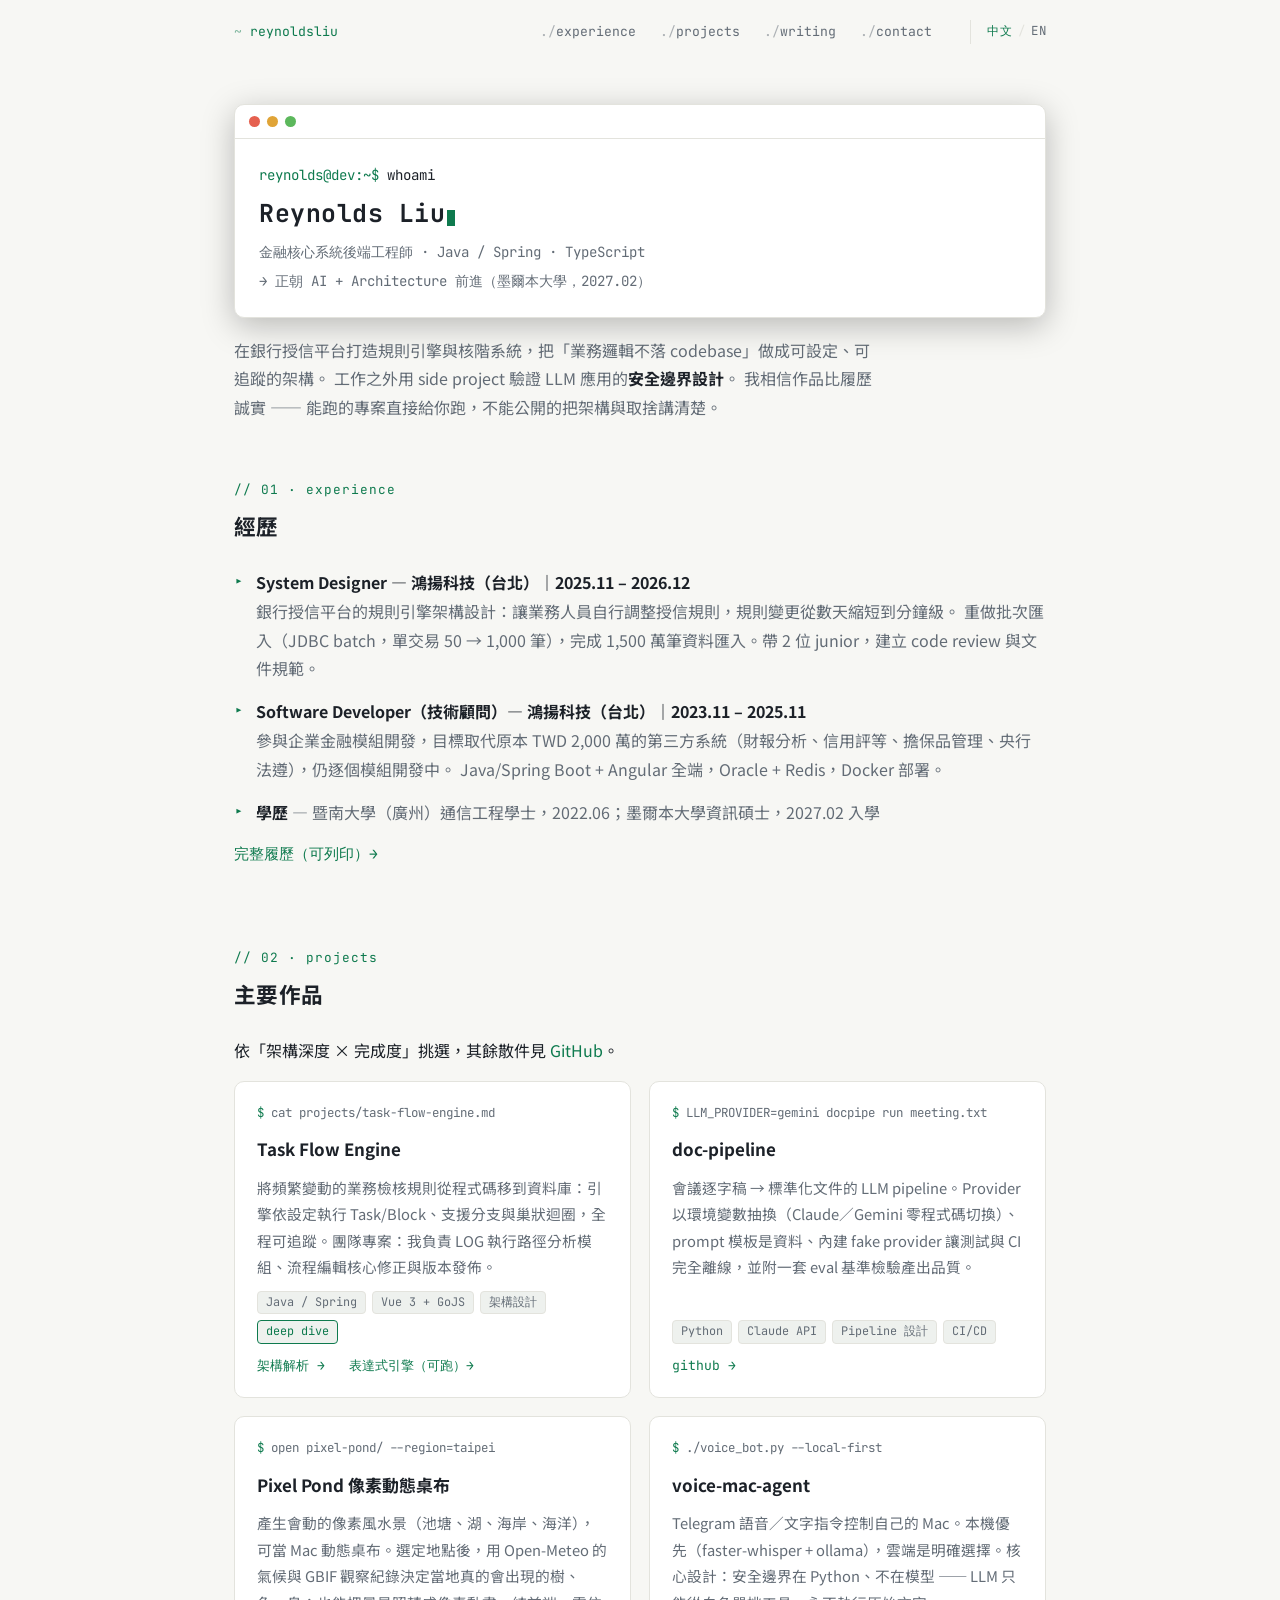
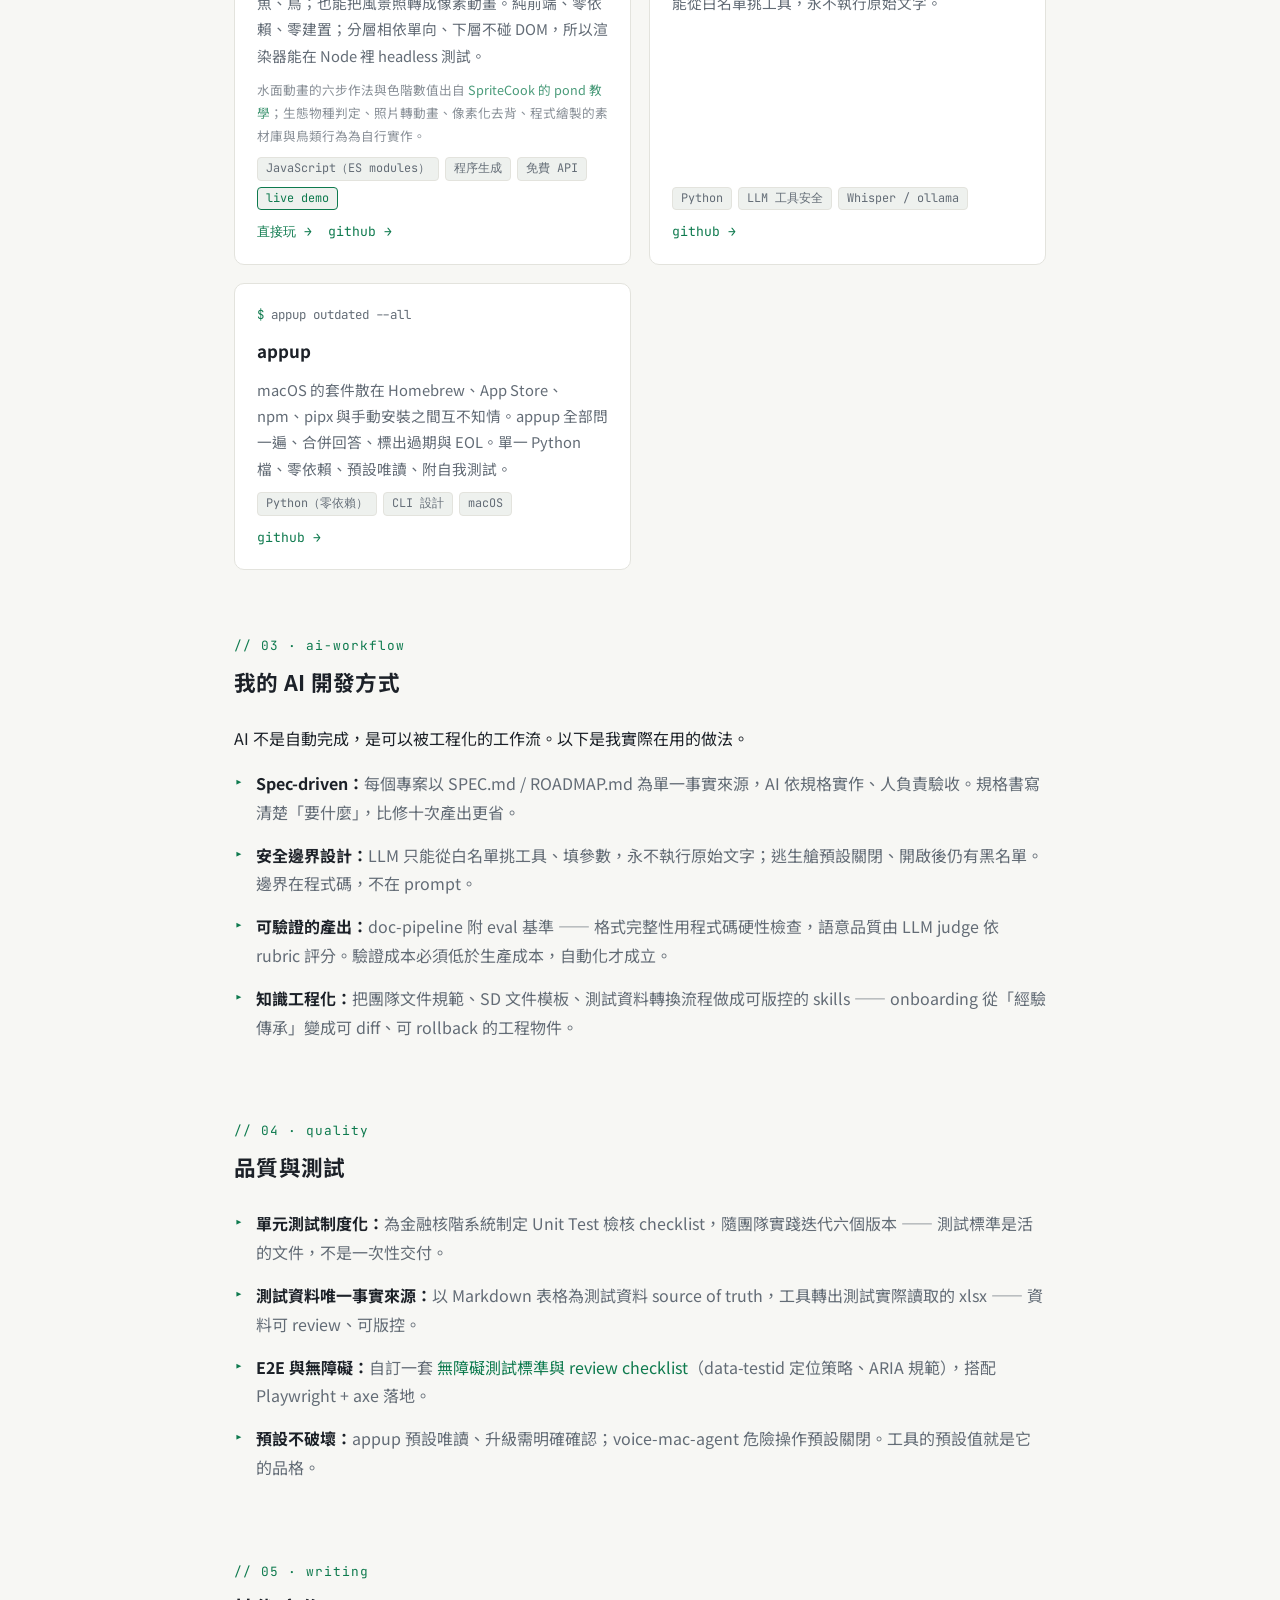
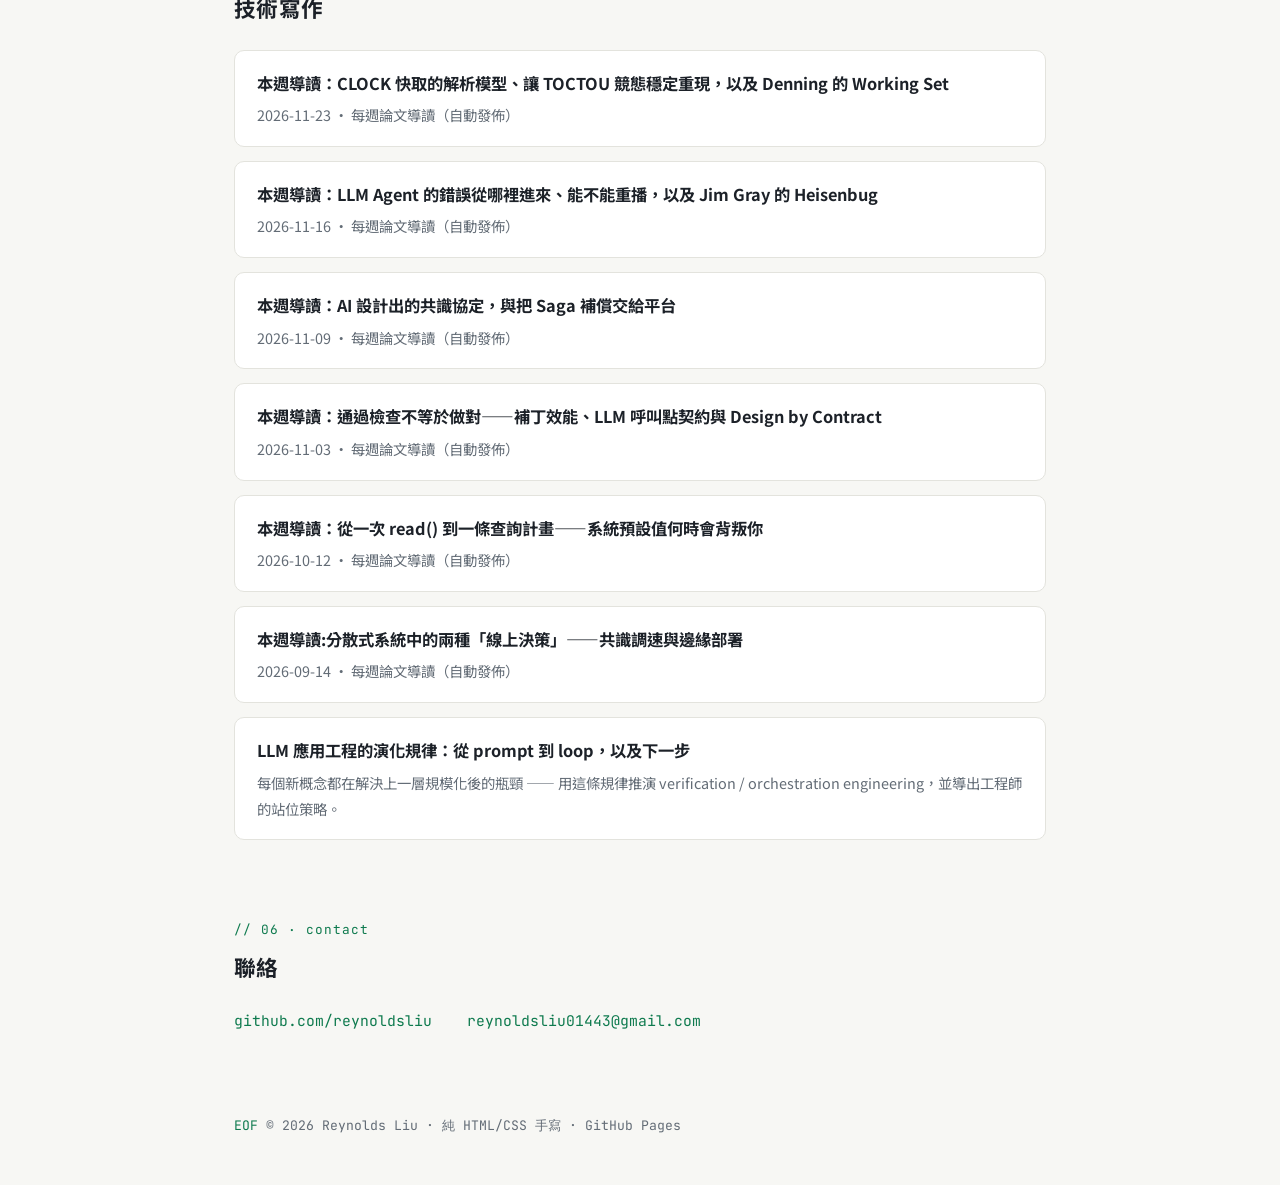
<file: index.html>
<!doctype html>
<html lang="zh-Hant">
<head>
<meta charset="utf-8">
<meta name="viewport" content="width=device-width,initial-scale=1">
<title>Reynolds Liu — 後端工程師 · AI + Architecture</title>
<meta name="description" content="金融核心系統後端工程師。作品：可設定的任務流程引擎、本機優先的 AI 語音助理、可抽換供應商的文件 pipeline、零依賴 macOS CLI。">
<meta property="og:title" content="Reynolds Liu — 後端工程師 · AI + Architecture">
<meta property="og:description" content="金融核心系統後端工程師，正朝 AI + Architecture 前進。2027 年 2 月赴墨爾本大學攻讀資訊碩士。">
<meta property="og:type" content="website">
<meta property="og:url" content="https://reynoldsliu.github.io/">
<link rel="alternate" hreflang="zh-Hant" href="https://reynoldsliu.github.io/">
<link rel="alternate" hreflang="en" href="https://reynoldsliu.github.io/en/">
<link rel="icon" href="data:image/svg+xml,<svg xmlns='http://www.w3.org/2000/svg' viewBox='0 0 100 100'><rect width='100' height='100' rx='18' fill='%230d1117'/><text x='18' y='68' font-family='monospace' font-size='52' fill='%233fd68f'>&gt;_</text></svg>">
<link rel="preconnect" href="https://fonts.googleapis.com">
<link rel="preconnect" href="https://fonts.gstatic.com" crossorigin>
<link href="https://fonts.googleapis.com/css2?family=JetBrains+Mono:wght@400;500&family=Noto+Sans+TC:wght@400;500;700&display=swap" rel="stylesheet">
<link rel="stylesheet" href="style.css">
</head>
<body>
<div class="wrap">

<nav class="top">
  <a class="home" href="index.html">reynoldsliu</a>
  <a href="#experience">experience</a>
  <a href="#projects">projects</a>
  <a href="#writing">writing</a>
  <a href="#contact">contact</a>
  <span class="lang"><a href="index.html" aria-current="true">中文</a><em>/</em><a href="en/index.html">EN</a></span>
</nav>

<div class="term">
  <div class="term-bar"><i></i><i></i><i></i></div>
  <div class="term-body">
    <div><span class="ps">reynolds@dev:~$</span> <span class="cmd">whoami</span></div>
    <div><h1>Reynolds Liu</h1><span class="caret"></span></div>
    <div class="out">金融核心系統後端工程師 · Java / Spring · TypeScript</div>
    <div class="out">→ 正朝 AI + Architecture 前進（墨爾本大學，2027.02）</div>
  </div>
</div>
<p class="intro">
  在銀行授信平台打造規則引擎與核階系統，把「業務邏輯不落 codebase」做成可設定、可追蹤的架構。
  工作之外用 side project 驗證 LLM 應用的<strong>安全邊界設計</strong>。
  我相信作品比履歷誠實 —— 能跑的專案直接給你跑，不能公開的把架構與取捨講清楚。
</p>

<section id="experience">
  <p class="sec">01 · experience</p>
  <h2>經歷</h2>
  <ul class="plain">
    <li><strong>System Designer — 鴻揚科技（台北）｜2025.11 – 2026.12</strong><br>
    銀行授信平台的規則引擎架構設計：讓業務人員自行調整授信規則，規則變更從數天縮短到分鐘級。
    重做批次匯入（JDBC batch，單交易 50 → 1,000 筆），完成 1,500 萬筆資料匯入。帶 2 位 junior，建立 code review 與文件規範。</li>
    <li><strong>Software Developer（技術顧問）— 鴻揚科技（台北）｜2023.11 – 2025.11</strong><br>
    參與企業金融模組開發，目標取代原本 TWD 2,000 萬的第三方系統（財報分析、信用評等、擔保品管理、央行法遵），仍逐個模組開發中。
    Java/Spring Boot + Angular 全端，Oracle + Redis，Docker 部署。</li>
    <li><strong>學歷</strong> — 暨南大學（廣州）通信工程學士，2022.06；墨爾本大學資訊碩士，2027.02 入學</li>
  </ul>
  <p class="contact"><a href="cv.html">完整履歷（可列印）→</a></p>
</section>

<section id="projects">
  <p class="sec">02 · projects</p>
  <h2>主要作品</h2>
  <p class="section-note">依「架構深度 × 完成度」挑選，其餘散件見 <a href="https://github.com/reynoldsliu">GitHub</a>。</p>
  <div class="grid">
    <div class="card">
      <div class="path">cat projects/task-flow-engine.md</div>
      <h3><a href="projects/taskengine.html">Task Flow Engine</a></h3>
      <p>將頻繁變動的業務檢核規則從程式碼移到資料庫：引擎依設定執行 Task/Block、支援分支與巢狀迴圈，全程可追蹤。團隊專案：我負責 LOG 執行路徑分析模組、流程編輯核心修正與版本發佈。</p>
      <div class="tags"><span class="tag">Java / Spring</span><span class="tag">Vue 3 + GoJS</span><span class="tag">架構設計</span><span class="tag chip-live">deep dive</span></div>
      <div class="links">
        <a href="projects/taskengine.html">架構解析 →</a>
        <a href="https://github.com/reynoldsliu/flow-expression-engine">表達式引擎（可跑）→</a>
      </div>
    </div>

    <div class="card">
      <div class="path">LLM_PROVIDER=gemini docpipe run meeting.txt</div>
      <h3><a href="https://github.com/reynoldsliu/doc-pipeline">doc-pipeline</a></h3>
      <p>會議逐字稿 → 標準化文件的 LLM pipeline。Provider 以環境變數抽換（Claude／Gemini 零程式碼切換）、prompt 模板是資料、內建 fake provider 讓測試與 CI 完全離線，並附一套 eval 基準檢驗產出品質。</p>
      <div class="tags"><span class="tag">Python</span><span class="tag">Claude API</span><span class="tag">Pipeline 設計</span><span class="tag">CI/CD</span></div>
      <div class="links"><a href="https://github.com/reynoldsliu/doc-pipeline">github →</a></div>
    </div>

    <div class="card">
      <div class="path">open pixel-pond/ --region=taipei</div>
      <h3><a href="pixel-pond/?lang=zh">Pixel Pond 像素動態桌布</a></h3>
      <p>產生會動的像素風水景（池塘、湖、海岸、海洋），可當 Mac 動態桌布。選定地點後，用 Open-Meteo 的氣候與 GBIF 觀察紀錄決定當地真的會出現的樹、魚、鳥；也能把風景照轉成像素動畫。純前端、零依賴、零建置；分層相依單向、下層不碰 DOM，所以渲染器能在 Node 裡 headless 測試。</p>
      <p class="credit">水面動畫的六步作法與色階數值出自 <a href="https://www.spritecook.ai/blog/pixel-art-pond-water-reflections-ripples">SpriteCook 的 pond 教學</a>；生態物種判定、照片轉動畫、像素化去背、程式繪製的素材庫與鳥類行為為自行實作。</p>
      <div class="tags"><span class="tag">JavaScript（ES modules）</span><span class="tag">程序生成</span><span class="tag">免費 API</span><span class="tag chip-live">live demo</span></div>
      <div class="links"><a href="pixel-pond/?lang=zh">直接玩 →</a><a href="https://github.com/reynoldsliu/pixel-pond">github →</a></div>
    </div>

    <div class="card">
      <div class="path">./voice_bot.py --local-first</div>
      <h3><a href="https://github.com/reynoldsliu/voice-mac-agent">voice-mac-agent</a></h3>
      <p>Telegram 語音／文字指令控制自己的 Mac。本機優先（faster-whisper + ollama），雲端是明確選擇。核心設計：安全邊界在 Python、不在模型 —— LLM 只能從白名單挑工具，永不執行原始文字。</p>
      <div class="tags"><span class="tag">Python</span><span class="tag">LLM 工具安全</span><span class="tag">Whisper / ollama</span></div>
      <div class="links"><a href="https://github.com/reynoldsliu/voice-mac-agent">github →</a></div>
    </div>

    <div class="card">
      <div class="path">appup outdated --all</div>
      <h3><a href="https://github.com/reynoldsliu/appup">appup</a></h3>
      <p>macOS 的套件散在 Homebrew、App Store、npm、pipx 與手動安裝之間互不知情。appup 全部問一遍、合併回答、標出過期與 EOL。單一 Python 檔、零依賴、預設唯讀、附自我測試。</p>
      <div class="tags"><span class="tag">Python（零依賴）</span><span class="tag">CLI 設計</span><span class="tag">macOS</span></div>
      <div class="links"><a href="https://github.com/reynoldsliu/appup">github →</a></div>
    </div>
  </div>
</section>

<section id="workflow">
  <p class="sec">03 · ai-workflow</p>
  <h2>我的 AI 開發方式</h2>
  <p class="section-note">AI 不是自動完成，是可以被工程化的工作流。以下是我實際在用的做法。</p>
  <ul class="plain">
    <li><strong>Spec-driven：</strong>每個專案以 SPEC.md / ROADMAP.md 為單一事實來源，AI 依規格實作、人負責驗收。規格書寫清楚「要什麼」，比修十次產出更省。</li>
    <li><strong>安全邊界設計：</strong>LLM 只能從白名單挑工具、填參數，永不執行原始文字；逃生艙預設關閉、開啟後仍有黑名單。邊界在程式碼，不在 prompt。</li>
    <li><strong>可驗證的產出：</strong>doc-pipeline 附 eval 基準 —— 格式完整性用程式碼硬性檢查，語意品質由 LLM judge 依 rubric 評分。驗證成本必須低於生產成本，自動化才成立。</li>
    <li><strong>知識工程化：</strong>把團隊文件規範、SD 文件模板、測試資料轉換流程做成可版控的 skills —— onboarding 從「經驗傳承」變成可 diff、可 rollback 的工程物件。</li>
  </ul>
</section>

<section id="quality">
  <p class="sec">04 · quality</p>
  <h2>品質與測試</h2>
  <ul class="plain">
    <li><strong>單元測試制度化：</strong>為金融核階系統制定 Unit Test 檢核 checklist，隨團隊實踐迭代六個版本 —— 測試標準是活的文件，不是一次性交付。</li>
    <li><strong>測試資料唯一事實來源：</strong>以 Markdown 表格為測試資料 source of truth，工具轉出測試實際讀取的 xlsx —— 資料可 review、可版控。</li>
    <li><strong>E2E 與無障礙：</strong>自訂一套 <a href="https://github.com/reynoldsliu/pw-agents/tree/main/specs">無障礙測試標準與 review checklist</a>（data-testid 定位策略、ARIA 規範），搭配 Playwright + axe 落地。</li>
    <li><strong>預設不破壞：</strong>appup 預設唯讀、升級需明確確認；voice-mac-agent 危險操作預設關閉。工具的預設值就是它的品格。</li>
  </ul>
</section>

<section id="writing">
  <p class="sec">05 · writing</p>
  <h2>技術寫作</h2>
  <a class="post" href="writing/brief-2026-11-23.html">
    <b>本週導讀：CLOCK 快取的解析模型、讓 TOCTOU 競態穩定重現，以及 Denning 的 Working Set</b>
    <span>2026-11-23 · 每週論文導讀（自動發佈）</span>
  </a>
  <a class="post" href="writing/brief-2026-11-16.html">
    <b>本週導讀：LLM Agent 的錯誤從哪裡進來、能不能重播，以及 Jim Gray 的 Heisenbug</b>
    <span>2026-11-16 · 每週論文導讀（自動發佈）</span>
  </a>
  <a class="post" href="writing/brief-2026-11-09.html">
    <b>本週導讀：AI 設計出的共識協定，與把 Saga 補償交給平台</b>
    <span>2026-11-09 · 每週論文導讀（自動發佈）</span>
  </a>
  <a class="post" href="writing/brief-2026-11-03.html">
    <b>本週導讀：通過檢查不等於做對——補丁效能、LLM 呼叫點契約與 Design by Contract</b>
    <span>2026-11-03 · 每週論文導讀（自動發佈）</span>
  </a>
  <a class="post" href="writing/brief-2026-10-12.html">
    <b>本週導讀：從一次 read() 到一條查詢計畫——系統預設值何時會背叛你</b>
    <span>2026-10-12 · 每週論文導讀（自動發佈）</span>
  </a>
  <a class="post" href="writing/brief-2026-09-14.html">
    <b>本週導讀:分散式系統中的兩種「線上決策」——共識調速與邊緣部署</b>
    <span>2026-09-14 · 每週論文導讀（自動發佈）</span>
  </a>
  <a class="post" href="writing/llm-engineering.html">
    <b>LLM 應用工程的演化規律：從 prompt 到 loop，以及下一步</b>
    <span>每個新概念都在解決上一層規模化後的瓶頸 —— 用這條規律推演 verification / orchestration engineering，並導出工程師的站位策略。</span>
  </a>
</section>

<section id="contact">
  <p class="sec">06 · contact</p>
  <h2>聯絡</h2>
  <p class="contact">
    <a href="https://github.com/reynoldsliu">github.com/reynoldsliu</a>
    <a href="mailto:reynoldsliu01443@gmail.com">reynoldsliu01443@gmail.com</a>
  </p>
</section>

<footer>© 2026 Reynolds Liu · 純 HTML/CSS 手寫 · GitHub Pages</footer>

</div>
</body>
</html>
</file>
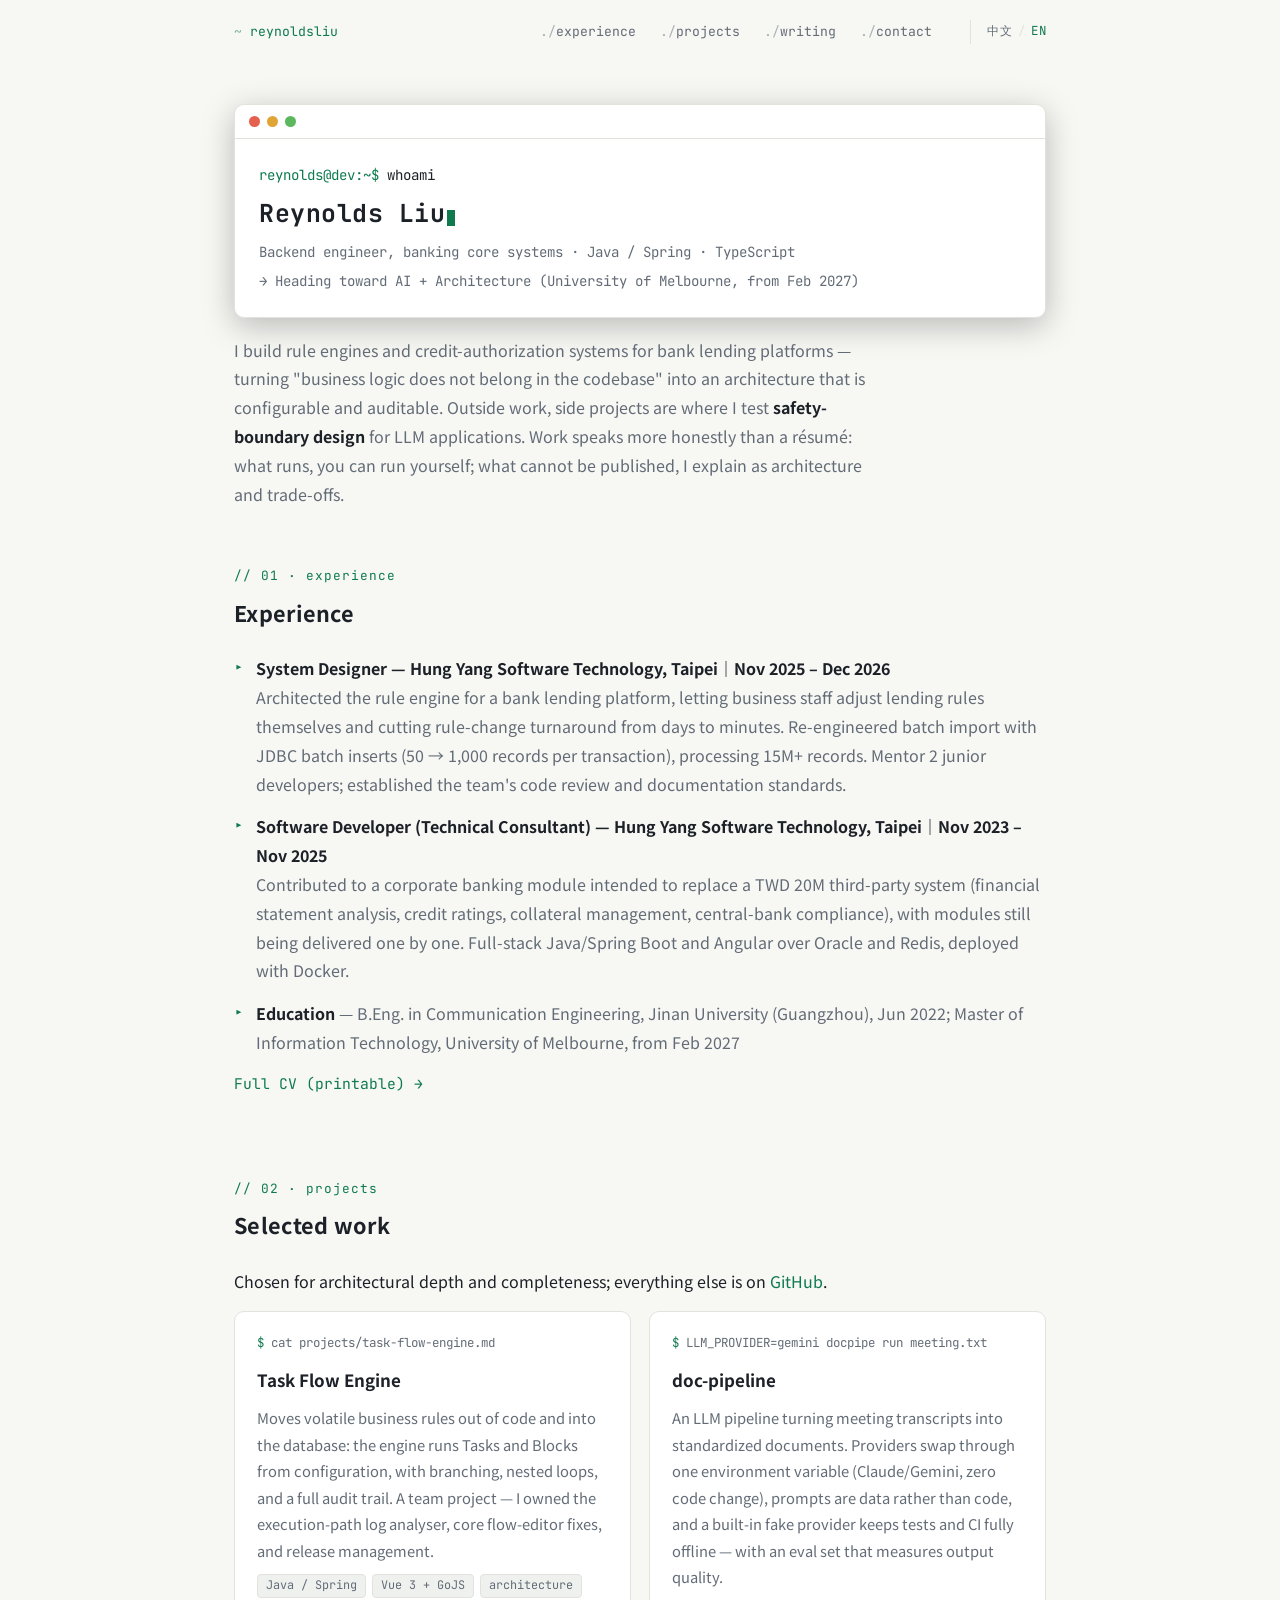
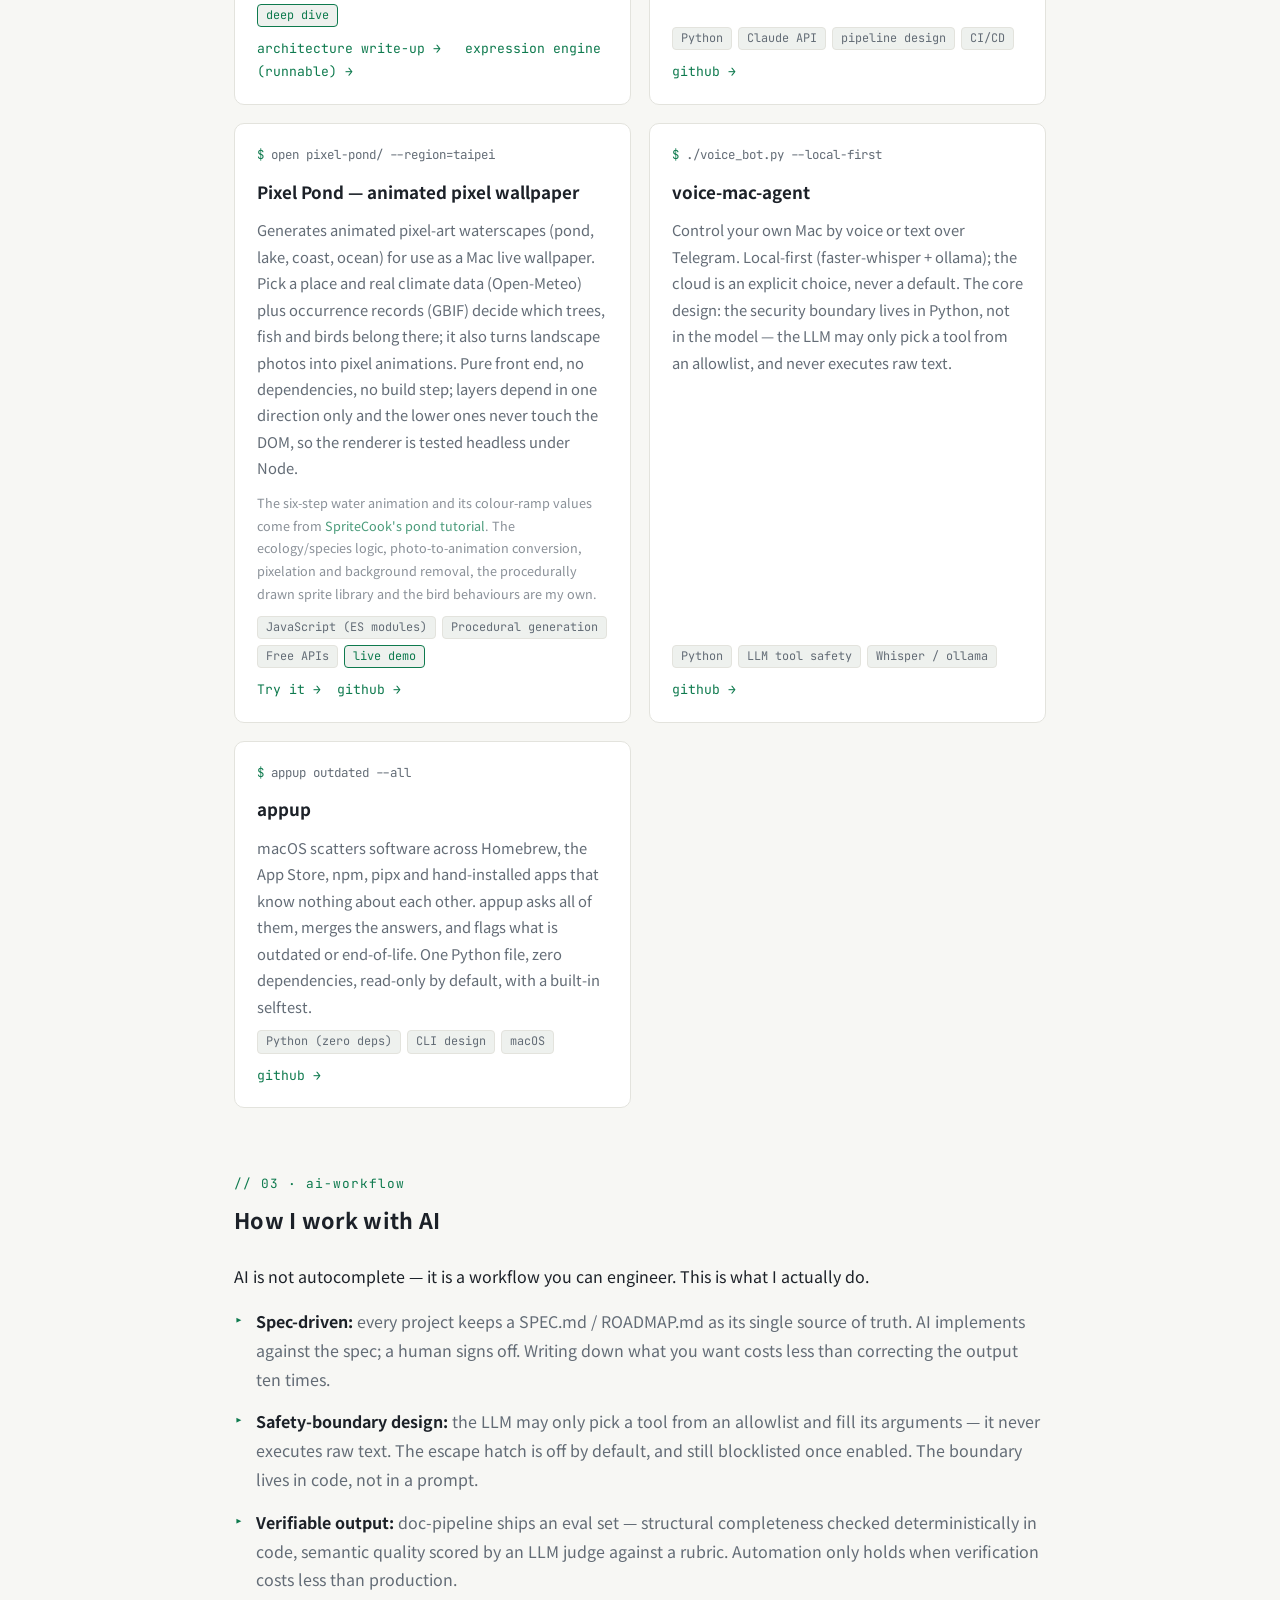
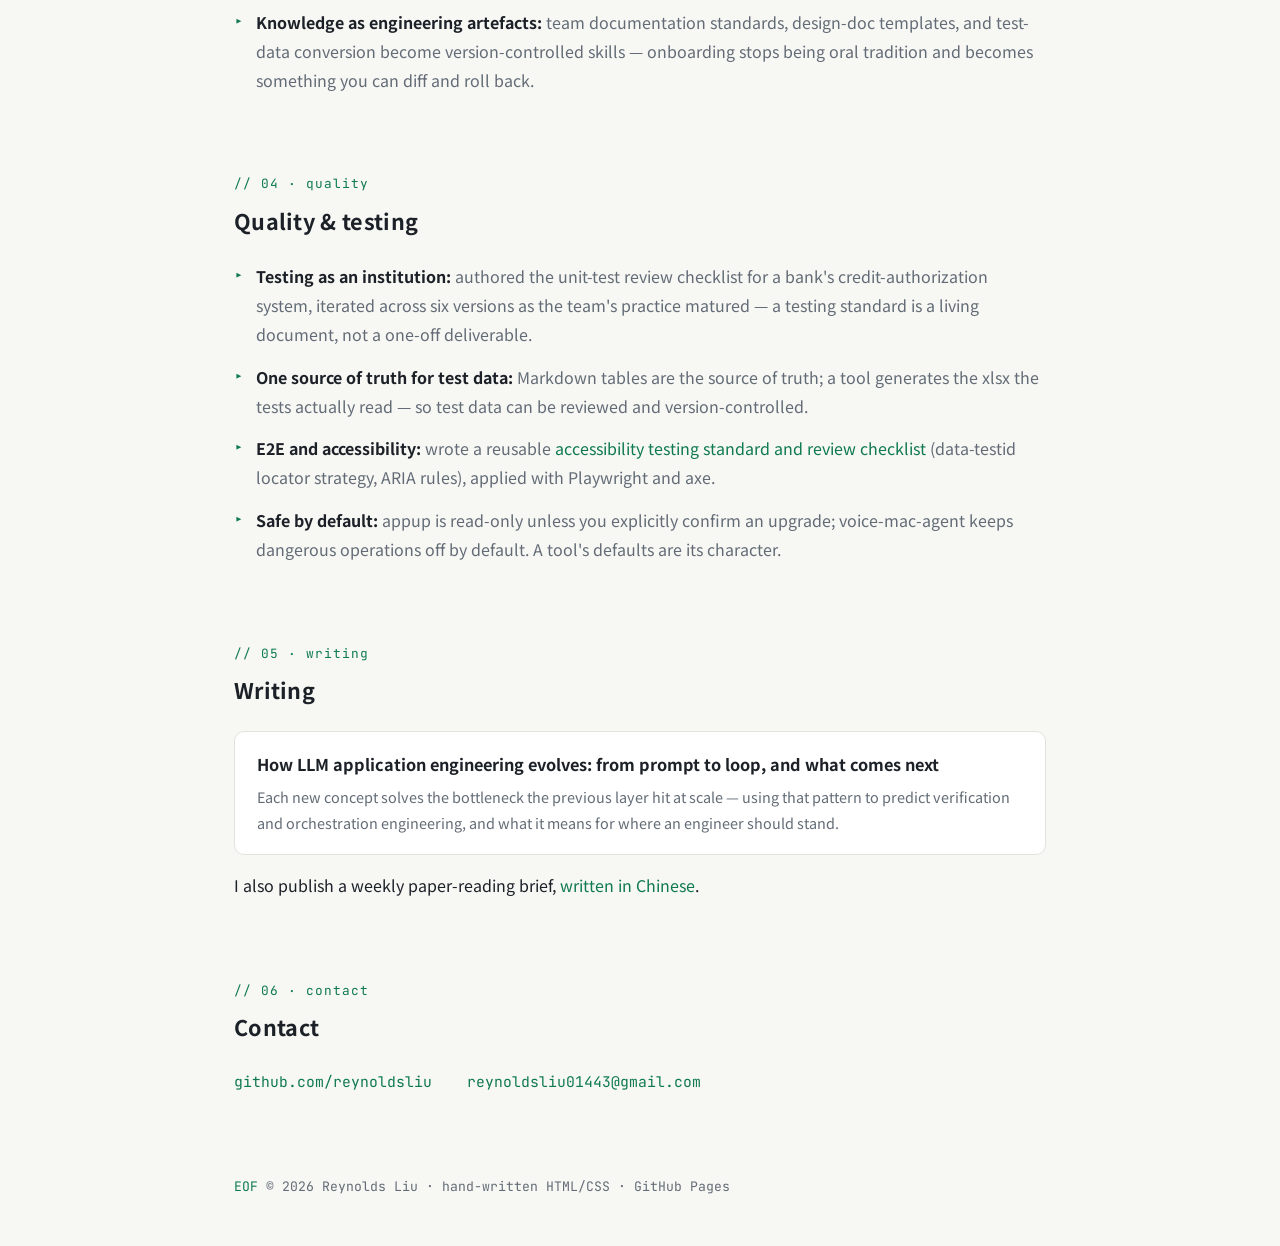
<file: en/index.html>
<!doctype html>
<html lang="en">
<head>
<meta charset="utf-8">
<meta name="viewport" content="width=device-width,initial-scale=1">
<title>Reynolds Liu — Backend Engineer · AI + Architecture</title>
<meta name="description" content="Backend engineer in banking core systems. Projects: a configurable task flow engine, a local-first AI voice agent, a provider-swappable document pipeline, and a zero-dependency macOS CLI.">
<meta property="og:title" content="Reynolds Liu — Backend Engineer · AI + Architecture">
<meta property="og:description" content="Backend engineer in banking core systems, moving toward AI + Architecture. Starting a master's at the University of Melbourne in February 2027.">
<meta property="og:type" content="website">
<meta property="og:url" content="https://reynoldsliu.github.io/en/">
<link rel="alternate" hreflang="zh-Hant" href="https://reynoldsliu.github.io/">
<link rel="alternate" hreflang="en" href="https://reynoldsliu.github.io/en/">
<link rel="icon" href="data:image/svg+xml,<svg xmlns='http://www.w3.org/2000/svg' viewBox='0 0 100 100'><rect width='100' height='100' rx='18' fill='%230d1117'/><text x='18' y='68' font-family='monospace' font-size='52' fill='%233fd68f'>&gt;_</text></svg>">
<link rel="preconnect" href="https://fonts.googleapis.com">
<link rel="preconnect" href="https://fonts.gstatic.com" crossorigin>
<link href="https://fonts.googleapis.com/css2?family=JetBrains+Mono:wght@400;500&family=Noto+Sans+TC:wght@400;500;700&display=swap" rel="stylesheet">
<link rel="stylesheet" href="../style.css">
</head>
<body>
<div class="wrap">

<nav class="top">
  <a class="home" href="index.html">reynoldsliu</a>
  <a href="#experience">experience</a>
  <a href="#projects">projects</a>
  <a href="#writing">writing</a>
  <a href="#contact">contact</a>
  <span class="lang"><a href="../index.html">中文</a><em>/</em><a href="index.html" aria-current="true">EN</a></span>
</nav>

<div class="term">
  <div class="term-bar"><i></i><i></i><i></i></div>
  <div class="term-body">
    <div><span class="ps">reynolds@dev:~$</span> <span class="cmd">whoami</span></div>
    <div><h1>Reynolds Liu</h1><span class="caret"></span></div>
    <div class="out">Backend engineer, banking core systems · Java / Spring · TypeScript</div>
    <div class="out">→ Heading toward AI + Architecture (University of Melbourne, from Feb 2027)</div>
  </div>
</div>
<p class="intro">
  I build rule engines and credit-authorization systems for bank lending platforms — turning
  "business logic does not belong in the codebase" into an architecture that is configurable and
  auditable. Outside work, side projects are where I test <strong>safety-boundary design</strong>
  for LLM applications. Work speaks more honestly than a résumé: what runs, you can run yourself;
  what cannot be published, I explain as architecture and trade-offs.
</p>

<section id="experience">
  <p class="sec">01 · experience</p>
  <h2>Experience</h2>
  <ul class="plain">
    <li><strong>System Designer — Hung Yang Software Technology, Taipei｜Nov 2025 – Dec 2026</strong><br>
    Architected the rule engine for a bank lending platform, letting business staff adjust lending
    rules themselves and cutting rule-change turnaround from days to minutes. Re-engineered batch
    import with JDBC batch inserts (50 → 1,000 records per transaction), processing 15M+ records.
    Mentor 2 junior developers; established the team's code review and documentation standards.</li>
    <li><strong>Software Developer (Technical Consultant) — Hung Yang Software Technology, Taipei｜Nov 2023 – Nov 2025</strong><br>
    Contributed to a corporate banking module intended to replace a TWD 20M third-party system
    (financial statement analysis, credit ratings, collateral management, central-bank compliance),
    with modules still being delivered one by one.
    Full-stack Java/Spring Boot and Angular over Oracle and Redis, deployed with Docker.</li>
    <li><strong>Education</strong> — B.Eng. in Communication Engineering, Jinan University (Guangzhou), Jun 2022; Master of Information Technology, University of Melbourne, from Feb 2027</li>
  </ul>
  <p class="contact"><a href="cv.html">Full CV (printable) →</a></p>
</section>

<section id="projects">
  <p class="sec">02 · projects</p>
  <h2>Selected work</h2>
  <p class="section-note">Chosen for architectural depth and completeness; everything else is on <a href="https://github.com/reynoldsliu">GitHub</a>.</p>
  <div class="grid">
    <div class="card">
      <div class="path">cat projects/task-flow-engine.md</div>
      <h3><a href="projects/taskengine.html">Task Flow Engine</a></h3>
      <p>Moves volatile business rules out of code and into the database: the engine runs Tasks and Blocks from configuration, with branching, nested loops, and a full audit trail. A team project — I owned the execution-path log analyser, core flow-editor fixes, and release management.</p>
      <div class="tags"><span class="tag">Java / Spring</span><span class="tag">Vue 3 + GoJS</span><span class="tag">architecture</span><span class="tag chip-live">deep dive</span></div>
      <div class="links">
        <a href="projects/taskengine.html">architecture write-up →</a>
        <a href="https://github.com/reynoldsliu/flow-expression-engine">expression engine (runnable) →</a>
      </div>
    </div>

    <div class="card">
      <div class="path">LLM_PROVIDER=gemini docpipe run meeting.txt</div>
      <h3><a href="https://github.com/reynoldsliu/doc-pipeline">doc-pipeline</a></h3>
      <p>An LLM pipeline turning meeting transcripts into standardized documents. Providers swap through one environment variable (Claude/Gemini, zero code change), prompts are data rather than code, and a built-in fake provider keeps tests and CI fully offline — with an eval set that measures output quality.</p>
      <div class="tags"><span class="tag">Python</span><span class="tag">Claude API</span><span class="tag">pipeline design</span><span class="tag">CI/CD</span></div>
      <div class="links"><a href="https://github.com/reynoldsliu/doc-pipeline">github →</a></div>
    </div>

    <div class="card">
      <div class="path">open pixel-pond/ --region=taipei</div>
      <h3><a href="../pixel-pond/?lang=en">Pixel Pond — animated pixel wallpaper</a></h3>
      <p>Generates animated pixel-art waterscapes (pond, lake, coast, ocean) for use as a Mac live wallpaper. Pick a place and real climate data (Open-Meteo) plus occurrence records (GBIF) decide which trees, fish and birds belong there; it also turns landscape photos into pixel animations. Pure front end, no dependencies, no build step; layers depend in one direction only and the lower ones never touch the DOM, so the renderer is tested headless under Node.</p>
      <p class="credit">The six-step water animation and its colour-ramp values come from <a href="https://www.spritecook.ai/blog/pixel-art-pond-water-reflections-ripples">SpriteCook's pond tutorial</a>. The ecology/species logic, photo-to-animation conversion, pixelation and background removal, the procedurally drawn sprite library and the bird behaviours are my own.</p>
      <div class="tags"><span class="tag">JavaScript (ES modules)</span><span class="tag">Procedural generation</span><span class="tag">Free APIs</span><span class="tag chip-live">live demo</span></div>
      <div class="links"><a href="../pixel-pond/?lang=en">Try it →</a><a href="https://github.com/reynoldsliu/pixel-pond">github →</a></div>
    </div>

    <div class="card">
      <div class="path">./voice_bot.py --local-first</div>
      <h3><a href="https://github.com/reynoldsliu/voice-mac-agent">voice-mac-agent</a></h3>
      <p>Control your own Mac by voice or text over Telegram. Local-first (faster-whisper + ollama); the cloud is an explicit choice, never a default. The core design: the security boundary lives in Python, not in the model — the LLM may only pick a tool from an allowlist, and never executes raw text.</p>
      <div class="tags"><span class="tag">Python</span><span class="tag">LLM tool safety</span><span class="tag">Whisper / ollama</span></div>
      <div class="links"><a href="https://github.com/reynoldsliu/voice-mac-agent">github →</a></div>
    </div>

    <div class="card">
      <div class="path">appup outdated --all</div>
      <h3><a href="https://github.com/reynoldsliu/appup">appup</a></h3>
      <p>macOS scatters software across Homebrew, the App Store, npm, pipx and hand-installed apps that know nothing about each other. appup asks all of them, merges the answers, and flags what is outdated or end-of-life. One Python file, zero dependencies, read-only by default, with a built-in selftest.</p>
      <div class="tags"><span class="tag">Python (zero deps)</span><span class="tag">CLI design</span><span class="tag">macOS</span></div>
      <div class="links"><a href="https://github.com/reynoldsliu/appup">github →</a></div>
    </div>
  </div>
</section>

<section id="workflow">
  <p class="sec">03 · ai-workflow</p>
  <h2>How I work with AI</h2>
  <p class="section-note">AI is not autocomplete — it is a workflow you can engineer. This is what I actually do.</p>
  <ul class="plain">
    <li><strong>Spec-driven:</strong> every project keeps a SPEC.md / ROADMAP.md as its single source of truth. AI implements against the spec; a human signs off. Writing down what you want costs less than correcting the output ten times.</li>
    <li><strong>Safety-boundary design:</strong> the LLM may only pick a tool from an allowlist and fill its arguments — it never executes raw text. The escape hatch is off by default, and still blocklisted once enabled. The boundary lives in code, not in a prompt.</li>
    <li><strong>Verifiable output:</strong> doc-pipeline ships an eval set — structural completeness checked deterministically in code, semantic quality scored by an LLM judge against a rubric. Automation only holds when verification costs less than production.</li>
    <li><strong>Knowledge as engineering artefacts:</strong> team documentation standards, design-doc templates, and test-data conversion become version-controlled skills — onboarding stops being oral tradition and becomes something you can diff and roll back.</li>
  </ul>
</section>

<section id="quality">
  <p class="sec">04 · quality</p>
  <h2>Quality &amp; testing</h2>
  <ul class="plain">
    <li><strong>Testing as an institution:</strong> authored the unit-test review checklist for a bank's credit-authorization system, iterated across six versions as the team's practice matured — a testing standard is a living document, not a one-off deliverable.</li>
    <li><strong>One source of truth for test data:</strong> Markdown tables are the source of truth; a tool generates the xlsx the tests actually read — so test data can be reviewed and version-controlled.</li>
    <li><strong>E2E and accessibility:</strong> wrote a reusable <a href="https://github.com/reynoldsliu/pw-agents/tree/main/specs">accessibility testing standard and review checklist</a> (data-testid locator strategy, ARIA rules), applied with Playwright and axe.</li>
    <li><strong>Safe by default:</strong> appup is read-only unless you explicitly confirm an upgrade; voice-mac-agent keeps dangerous operations off by default. A tool's defaults are its character.</li>
  </ul>
</section>

<section id="writing">
  <p class="sec">05 · writing</p>
  <h2>Writing</h2>
  <a class="post" href="writing/llm-engineering.html">
    <b>How LLM application engineering evolves: from prompt to loop, and what comes next</b>
    <span>Each new concept solves the bottleneck the previous layer hit at scale — using that pattern to predict verification and orchestration engineering, and what it means for where an engineer should stand.</span>
  </a>
  <p class="section-note">I also publish a weekly paper-reading brief, <a href="../index.html#writing">written in Chinese</a>.</p>
</section>

<section id="contact">
  <p class="sec">06 · contact</p>
  <h2>Contact</h2>
  <p class="contact">
    <a href="https://github.com/reynoldsliu">github.com/reynoldsliu</a>
    <a href="mailto:reynoldsliu01443@gmail.com">reynoldsliu01443@gmail.com</a>
  </p>
</section>

<footer>© 2026 Reynolds Liu · hand-written HTML/CSS · GitHub Pages</footer>

</div>
</body>
</html>
</file>
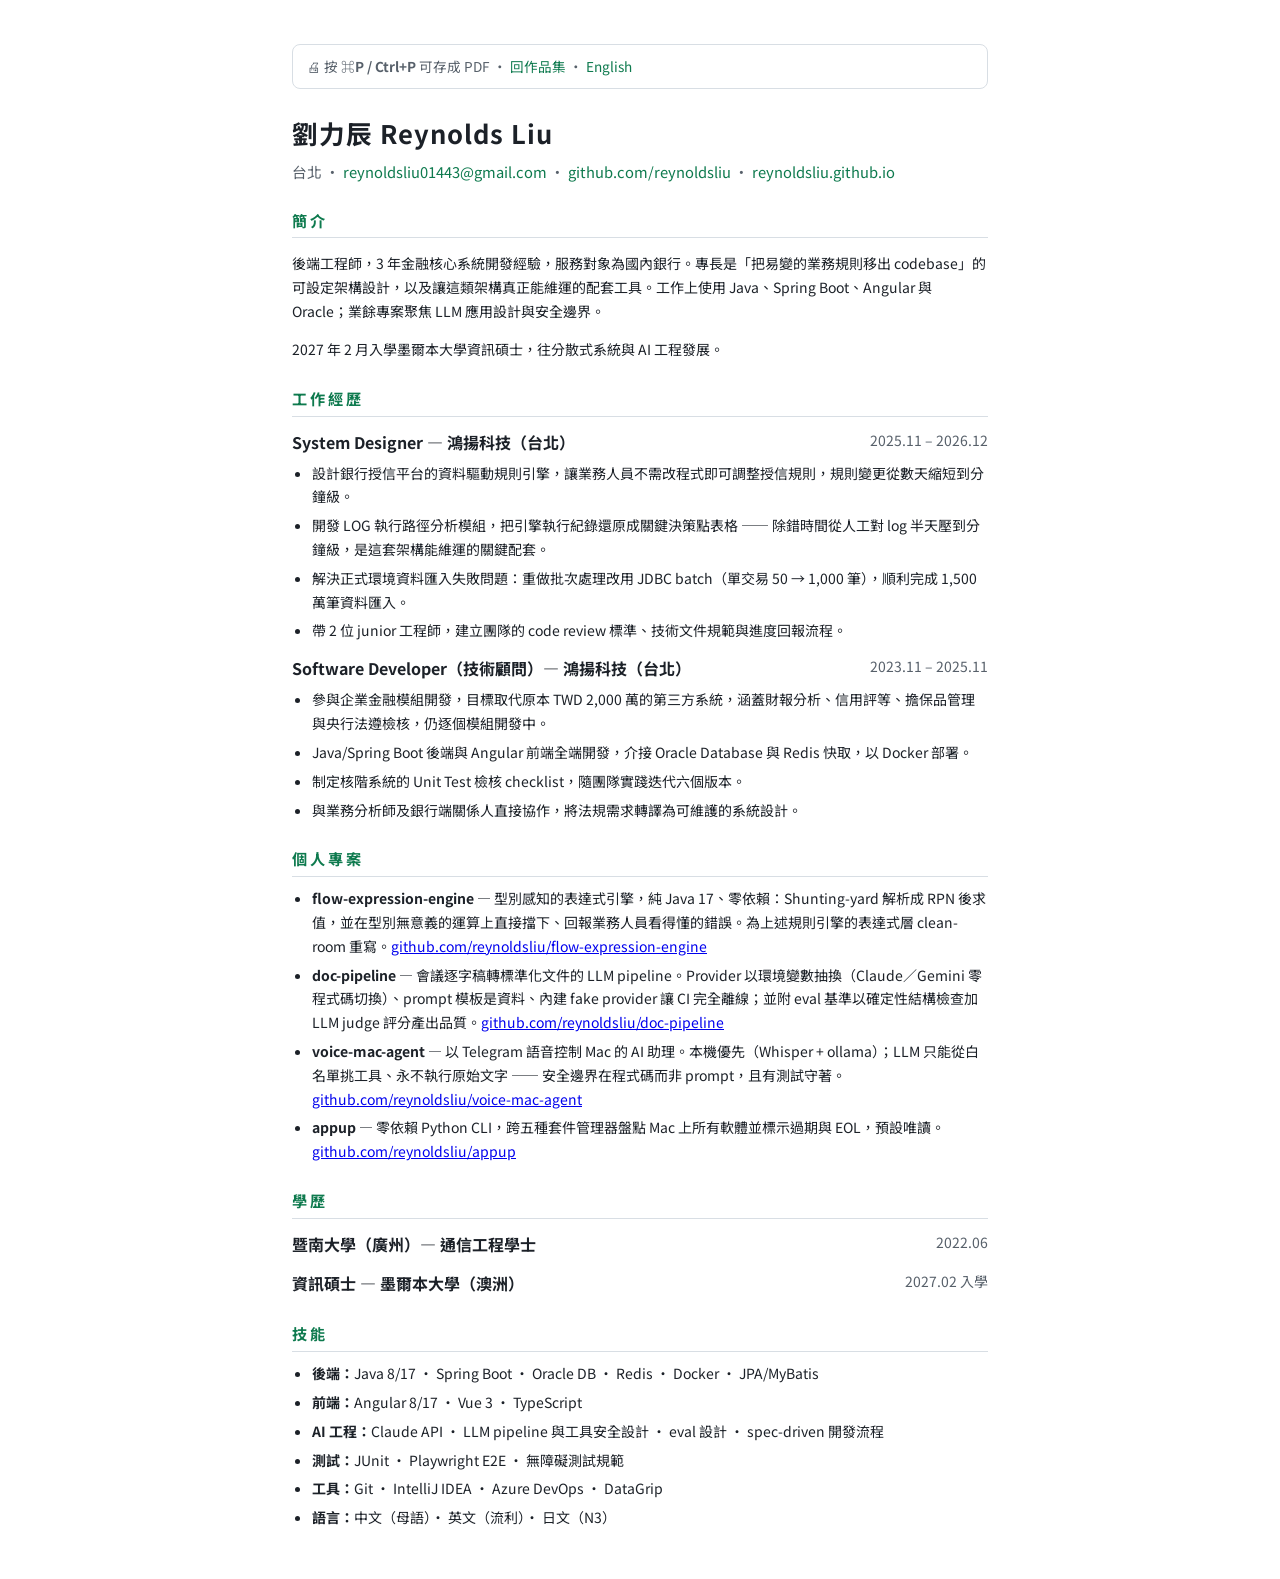
<file: cv.html>
<!doctype html>
<html lang="zh-Hant">
<head>
<meta charset="utf-8">
<meta name="viewport" content="width=device-width,initial-scale=1">
<title>劉力辰 Reynolds Liu — 履歷</title>
<meta name="robots" content="noindex">
<link rel="icon" href="data:image/svg+xml,<svg xmlns='http://www.w3.org/2000/svg' viewBox='0 0 100 100'><rect width='100' height='100' rx='18' fill='%230d1117'/><text x='18' y='68' font-family='monospace' font-size='52' fill='%233fd68f'>&gt;_</text></svg>">
<link rel="preconnect" href="https://fonts.googleapis.com">
<link rel="preconnect" href="https://fonts.gstatic.com" crossorigin>
<link href="https://fonts.googleapis.com/css2?family=Noto+Sans+TC:wght@400;500;700&display=swap" rel="stylesheet">
<style>
:root{--fg:#1c2128;--muted:#57606a;--line:#d8dee4;--accent:#0e7a4e}
*{box-sizing:border-box}
body{margin:0;background:#fff;color:var(--fg);
 font-family:"Noto Sans TC",-apple-system,BlinkMacSystemFont,"PingFang TC",sans-serif;
 font-size:14px;line-height:1.7}
.page{max-width:760px;margin:0 auto;padding:44px 32px}
h1{font-size:1.6rem;margin:0;letter-spacing:1px}
.head{color:var(--muted);margin:4px 0 0;font-size:.92rem}
.head a{color:var(--accent);text-decoration:none}
h2{font-size:.95rem;letter-spacing:3px;color:var(--accent);
 border-bottom:1px solid var(--line);padding-bottom:4px;margin:24px 0 10px}
.role{display:flex;justify-content:space-between;flex-wrap:wrap;margin-top:12px}
.role b{font-size:1rem}
.role span{color:var(--muted)}
ul{margin:6px 0 0;padding-left:20px}
li{margin-bottom:5px}
.bar{margin-bottom:22px;padding:10px 14px;border:1px solid var(--line);border-radius:8px;
 font-size:.85rem;color:var(--muted)}
.bar a{color:var(--accent);text-decoration:none}
@media print{.bar{display:none}.page{padding:0}body{font-size:12.3px;line-height:1.6}h2{margin:18px 0 8px}}
</style>
</head>
<body>
<div class="page">
<div class="bar">🖨 按 <b>⌘P / Ctrl+P</b> 可存成 PDF ·
 <a href="index.html">回作品集</a> ·
 <a href="en/cv.html">English</a></div>

<h1>劉力辰 Reynolds Liu</h1>
<p class="head">台北 · <a href="mailto:reynoldsliu01443@gmail.com">reynoldsliu01443@gmail.com</a> · <a href="https://github.com/reynoldsliu">github.com/reynoldsliu</a> · <a href="https://reynoldsliu.github.io">reynoldsliu.github.io</a></p>

<h2>簡介</h2>
<p>後端工程師，3 年金融核心系統開發經驗，服務對象為國內銀行。專長是「把易變的業務規則移出 codebase」的可設定架構設計，以及讓這類架構真正能維運的配套工具。工作上使用 Java、Spring Boot、Angular 與 Oracle；業餘專案聚焦 LLM 應用設計與安全邊界。</p>
<p>2027 年 2 月入學墨爾本大學資訊碩士，往分散式系統與 AI 工程發展。</p>

<h2>工作經歷</h2>
<div class="role"><b>System Designer — 鴻揚科技（台北）</b><span>2025.11 – 2026.12</span></div>
<ul>
<li>設計銀行授信平台的資料驅動規則引擎，讓業務人員不需改程式即可調整授信規則，規則變更從數天縮短到分鐘級。</li>
<li>開發 LOG 執行路徑分析模組，把引擎執行紀錄還原成關鍵決策點表格 —— 除錯時間從人工對 log 半天壓到分鐘級，是這套架構能維運的關鍵配套。</li>
<li>解決正式環境資料匯入失敗問題：重做批次處理改用 JDBC batch（單交易 50 → 1,000 筆），順利完成 1,500 萬筆資料匯入。</li>
<li>帶 2 位 junior 工程師，建立團隊的 code review 標準、技術文件規範與進度回報流程。</li>
</ul>
<div class="role"><b>Software Developer（技術顧問）— 鴻揚科技（台北）</b><span>2023.11 – 2025.11</span></div>
<ul>
<li>參與企業金融模組開發，目標取代原本 TWD 2,000 萬的第三方系統，涵蓋財報分析、信用評等、擔保品管理與央行法遵檢核，仍逐個模組開發中。</li>
<li>Java/Spring Boot 後端與 Angular 前端全端開發，介接 Oracle Database 與 Redis 快取，以 Docker 部署。</li>
<li>制定核階系統的 Unit Test 檢核 checklist，隨團隊實踐迭代六個版本。</li>
<li>與業務分析師及銀行端關係人直接協作，將法規需求轉譯為可維護的系統設計。</li>
</ul>

<h2>個人專案</h2>
<ul>
<li><b>flow-expression-engine</b> — 型別感知的表達式引擎，純 Java 17、零依賴：Shunting-yard 解析成 RPN 後求值，並在型別無意義的運算上直接擋下、回報業務人員看得懂的錯誤。為上述規則引擎的表達式層 clean-room 重寫。<a href="https://github.com/reynoldsliu/flow-expression-engine">github.com/reynoldsliu/flow-expression-engine</a></li>
<li><b>doc-pipeline</b> — 會議逐字稿轉標準化文件的 LLM pipeline。Provider 以環境變數抽換（Claude／Gemini 零程式碼切換）、prompt 模板是資料、內建 fake provider 讓 CI 完全離線；並附 eval 基準以確定性結構檢查加 LLM judge 評分產出品質。<a href="https://github.com/reynoldsliu/doc-pipeline">github.com/reynoldsliu/doc-pipeline</a></li>
<li><b>voice-mac-agent</b> — 以 Telegram 語音控制 Mac 的 AI 助理。本機優先（Whisper + ollama）；LLM 只能從白名單挑工具、永不執行原始文字 —— 安全邊界在程式碼而非 prompt，且有測試守著。<a href="https://github.com/reynoldsliu/voice-mac-agent">github.com/reynoldsliu/voice-mac-agent</a></li>
<li><b>appup</b> — 零依賴 Python CLI，跨五種套件管理器盤點 Mac 上所有軟體並標示過期與 EOL，預設唯讀。<a href="https://github.com/reynoldsliu/appup">github.com/reynoldsliu/appup</a></li>
</ul>

<h2>學歷</h2>
<div class="role"><b>暨南大學（廣州）— 通信工程學士</b><span>2022.06</span></div>
<div class="role"><b>資訊碩士 — 墨爾本大學（澳洲）</b><span>2027.02 入學</span></div>

<h2>技能</h2>
<ul>
<li><b>後端：</b>Java 8/17 · Spring Boot · Oracle DB · Redis · Docker · JPA/MyBatis</li>
<li><b>前端：</b>Angular 8/17 · Vue 3 · TypeScript</li>
<li><b>AI 工程：</b>Claude API · LLM pipeline 與工具安全設計 · eval 設計 · spec-driven 開發流程</li>
<li><b>測試：</b>JUnit · Playwright E2E · 無障礙測試規範</li>
<li><b>工具：</b>Git · IntelliJ IDEA · Azure DevOps · DataGrip</li>
<li><b>語言：</b>中文（母語）· 英文（流利）· 日文（N3）</li>
</ul>
</div>
</body>
</html>
</file>
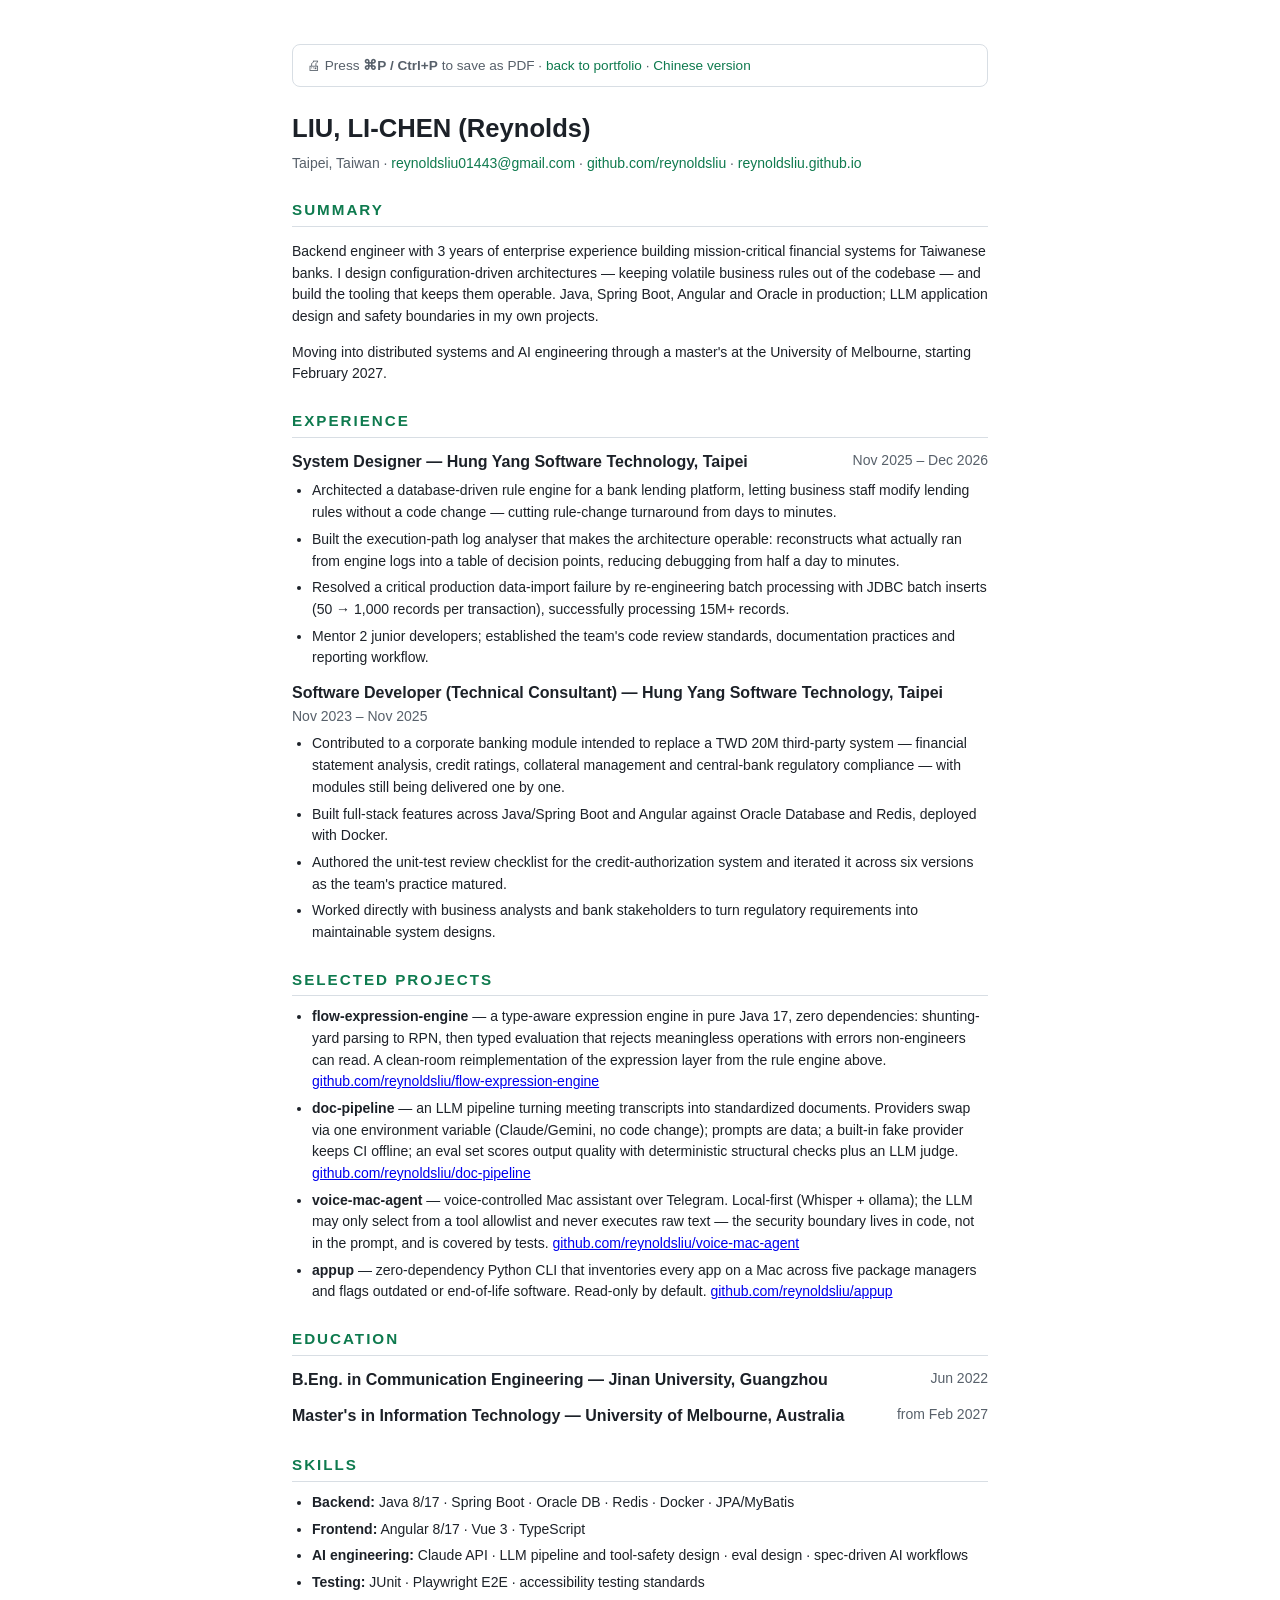
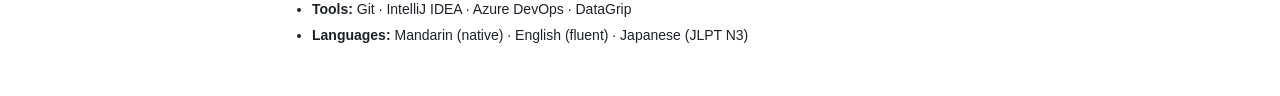
<file: en/cv.html>
<!doctype html>
<html lang="en">
<head>
<meta charset="utf-8">
<meta name="viewport" content="width=device-width,initial-scale=1">
<title>Reynolds Liu — CV</title>
<meta name="robots" content="noindex">
<link rel="icon" href="data:image/svg+xml,<svg xmlns='http://www.w3.org/2000/svg' viewBox='0 0 100 100'><rect width='100' height='100' rx='18' fill='%230d1117'/><text x='18' y='68' font-family='monospace' font-size='52' fill='%233fd68f'>&gt;_</text></svg>">
<style>
:root{--fg:#1c2128;--muted:#57606a;--line:#d8dee4;--accent:#0e7a4e}
*{box-sizing:border-box}
body{margin:0;background:#fff;color:var(--fg);
 font-family:-apple-system,BlinkMacSystemFont,"Segoe UI",Helvetica,Arial,sans-serif;
 font-size:14px;line-height:1.55}
.page{max-width:760px;margin:0 auto;padding:44px 32px}
h1{font-size:1.6rem;margin:0}
.head{color:var(--muted);margin:4px 0 0}
.head a{color:var(--accent);text-decoration:none}
h2{font-size:.95rem;letter-spacing:2px;text-transform:uppercase;color:var(--accent);
 border-bottom:1px solid var(--line);padding-bottom:4px;margin:24px 0 10px}
.role{display:flex;justify-content:space-between;flex-wrap:wrap;margin-top:12px}
.role b{font-size:1rem}
.role span{color:var(--muted)}
ul{margin:6px 0 0;padding-left:20px}
li{margin-bottom:5px}
.bar{margin-bottom:22px;padding:10px 14px;border:1px solid var(--line);border-radius:8px;
 font-size:.85rem;color:var(--muted)}
.bar a{color:var(--accent);text-decoration:none}
@media print{.bar{display:none}.page{padding:0}body{font-size:12.3px}h2{margin:18px 0 8px}}
</style>
</head>
<body>
<div class="page">
<div class="bar">🖨 Press <b>⌘P / Ctrl+P</b> to save as PDF ·
 <a href="index.html">back to portfolio</a> ·
 <a href="../cv.html">Chinese version</a></div>

<h1>LIU, LI-CHEN (Reynolds)</h1>
<p class="head">Taipei, Taiwan · <a href="mailto:reynoldsliu01443@gmail.com">reynoldsliu01443@gmail.com</a> · <a href="https://github.com/reynoldsliu">github.com/reynoldsliu</a> · <a href="https://reynoldsliu.github.io/en/">reynoldsliu.github.io</a></p>

<h2>Summary</h2>
<p>Backend engineer with 3 years of enterprise experience building mission-critical financial systems for Taiwanese banks. I design configuration-driven architectures — keeping volatile business rules out of the codebase — and build the tooling that keeps them operable. Java, Spring Boot, Angular and Oracle in production; LLM application design and safety boundaries in my own projects.</p>
<p>Moving into distributed systems and AI engineering through a master's at the University of Melbourne, starting February 2027.</p>

<h2>Experience</h2>
<div class="role"><b>System Designer — Hung Yang Software Technology, Taipei</b><span>Nov 2025 – Dec 2026</span></div>
<ul>
<li>Architected a database-driven rule engine for a bank lending platform, letting business staff modify lending rules without a code change — cutting rule-change turnaround from days to minutes.</li>
<li>Built the execution-path log analyser that makes the architecture operable: reconstructs what actually ran from engine logs into a table of decision points, reducing debugging from half a day to minutes.</li>
<li>Resolved a critical production data-import failure by re-engineering batch processing with JDBC batch inserts (50 → 1,000 records per transaction), successfully processing 15M+ records.</li>
<li>Mentor 2 junior developers; established the team's code review standards, documentation practices and reporting workflow.</li>
</ul>
<div class="role"><b>Software Developer (Technical Consultant) — Hung Yang Software Technology, Taipei</b><span>Nov 2023 – Nov 2025</span></div>
<ul>
<li>Contributed to a corporate banking module intended to replace a TWD 20M third-party system — financial statement analysis, credit ratings, collateral management and central-bank regulatory compliance — with modules still being delivered one by one.</li>
<li>Built full-stack features across Java/Spring Boot and Angular against Oracle Database and Redis, deployed with Docker.</li>
<li>Authored the unit-test review checklist for the credit-authorization system and iterated it across six versions as the team's practice matured.</li>
<li>Worked directly with business analysts and bank stakeholders to turn regulatory requirements into maintainable system designs.</li>
</ul>

<h2>Selected Projects</h2>
<ul>
<li><b>flow-expression-engine</b> — a type-aware expression engine in pure Java 17, zero dependencies: shunting-yard parsing to RPN, then typed evaluation that rejects meaningless operations with errors non-engineers can read. A clean-room reimplementation of the expression layer from the rule engine above. <a href="https://github.com/reynoldsliu/flow-expression-engine">github.com/reynoldsliu/flow-expression-engine</a></li>
<li><b>doc-pipeline</b> — an LLM pipeline turning meeting transcripts into standardized documents. Providers swap via one environment variable (Claude/Gemini, no code change); prompts are data; a built-in fake provider keeps CI offline; an eval set scores output quality with deterministic structural checks plus an LLM judge. <a href="https://github.com/reynoldsliu/doc-pipeline">github.com/reynoldsliu/doc-pipeline</a></li>
<li><b>voice-mac-agent</b> — voice-controlled Mac assistant over Telegram. Local-first (Whisper + ollama); the LLM may only select from a tool allowlist and never executes raw text — the security boundary lives in code, not in the prompt, and is covered by tests. <a href="https://github.com/reynoldsliu/voice-mac-agent">github.com/reynoldsliu/voice-mac-agent</a></li>
<li><b>appup</b> — zero-dependency Python CLI that inventories every app on a Mac across five package managers and flags outdated or end-of-life software. Read-only by default. <a href="https://github.com/reynoldsliu/appup">github.com/reynoldsliu/appup</a></li>
</ul>

<h2>Education</h2>
<div class="role"><b>B.Eng. in Communication Engineering — Jinan University, Guangzhou</b><span>Jun 2022</span></div>
<div class="role"><b>Master's in Information Technology — University of Melbourne, Australia</b><span>from Feb 2027</span></div>

<h2>Skills</h2>
<ul>
<li><b>Backend:</b> Java 8/17 · Spring Boot · Oracle DB · Redis · Docker · JPA/MyBatis</li>
<li><b>Frontend:</b> Angular 8/17 · Vue 3 · TypeScript</li>
<li><b>AI engineering:</b> Claude API · LLM pipeline and tool-safety design · eval design · spec-driven AI workflows</li>
<li><b>Testing:</b> JUnit · Playwright E2E · accessibility testing standards</li>
<li><b>Tools:</b> Git · IntelliJ IDEA · Azure DevOps · DataGrip</li>
<li><b>Languages:</b> Mandarin (native) · English (fluent) · Japanese (JLPT N3)</li>
</ul>
</div>
</body>
</html>
</file>
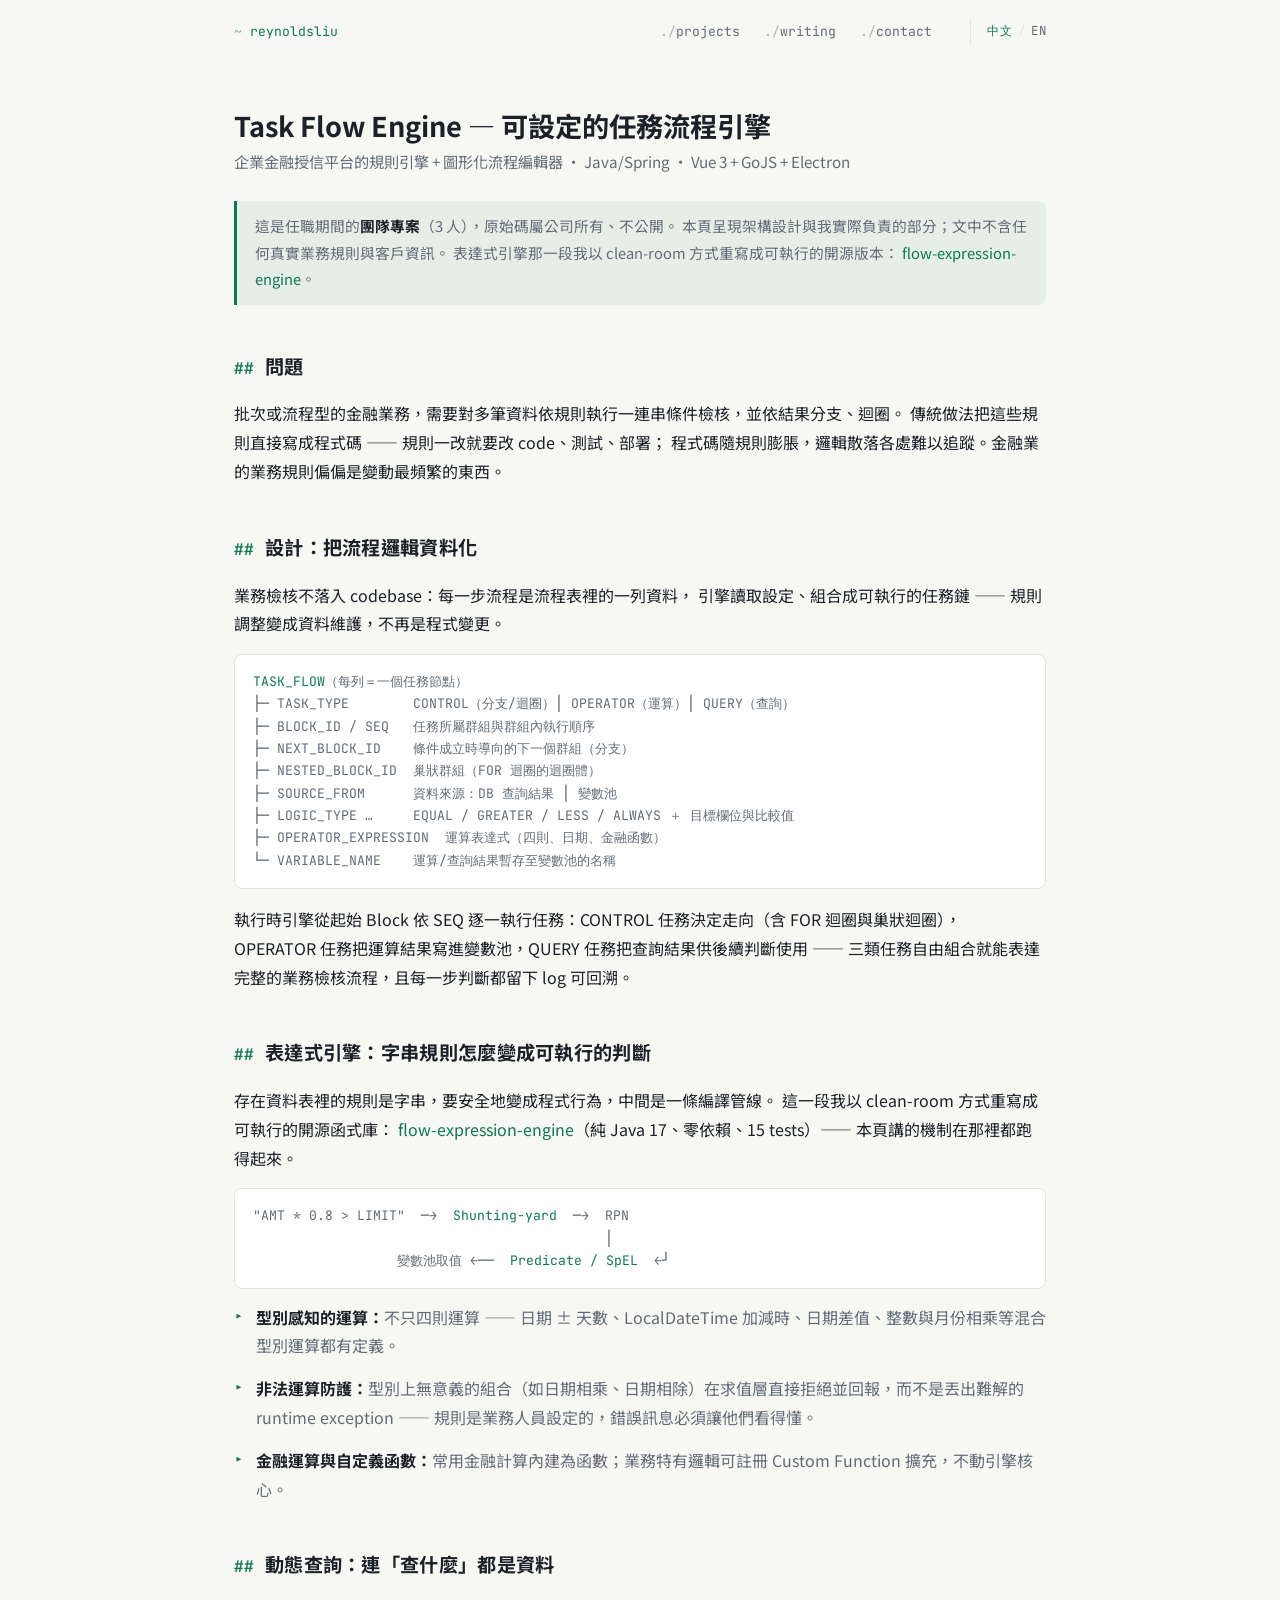
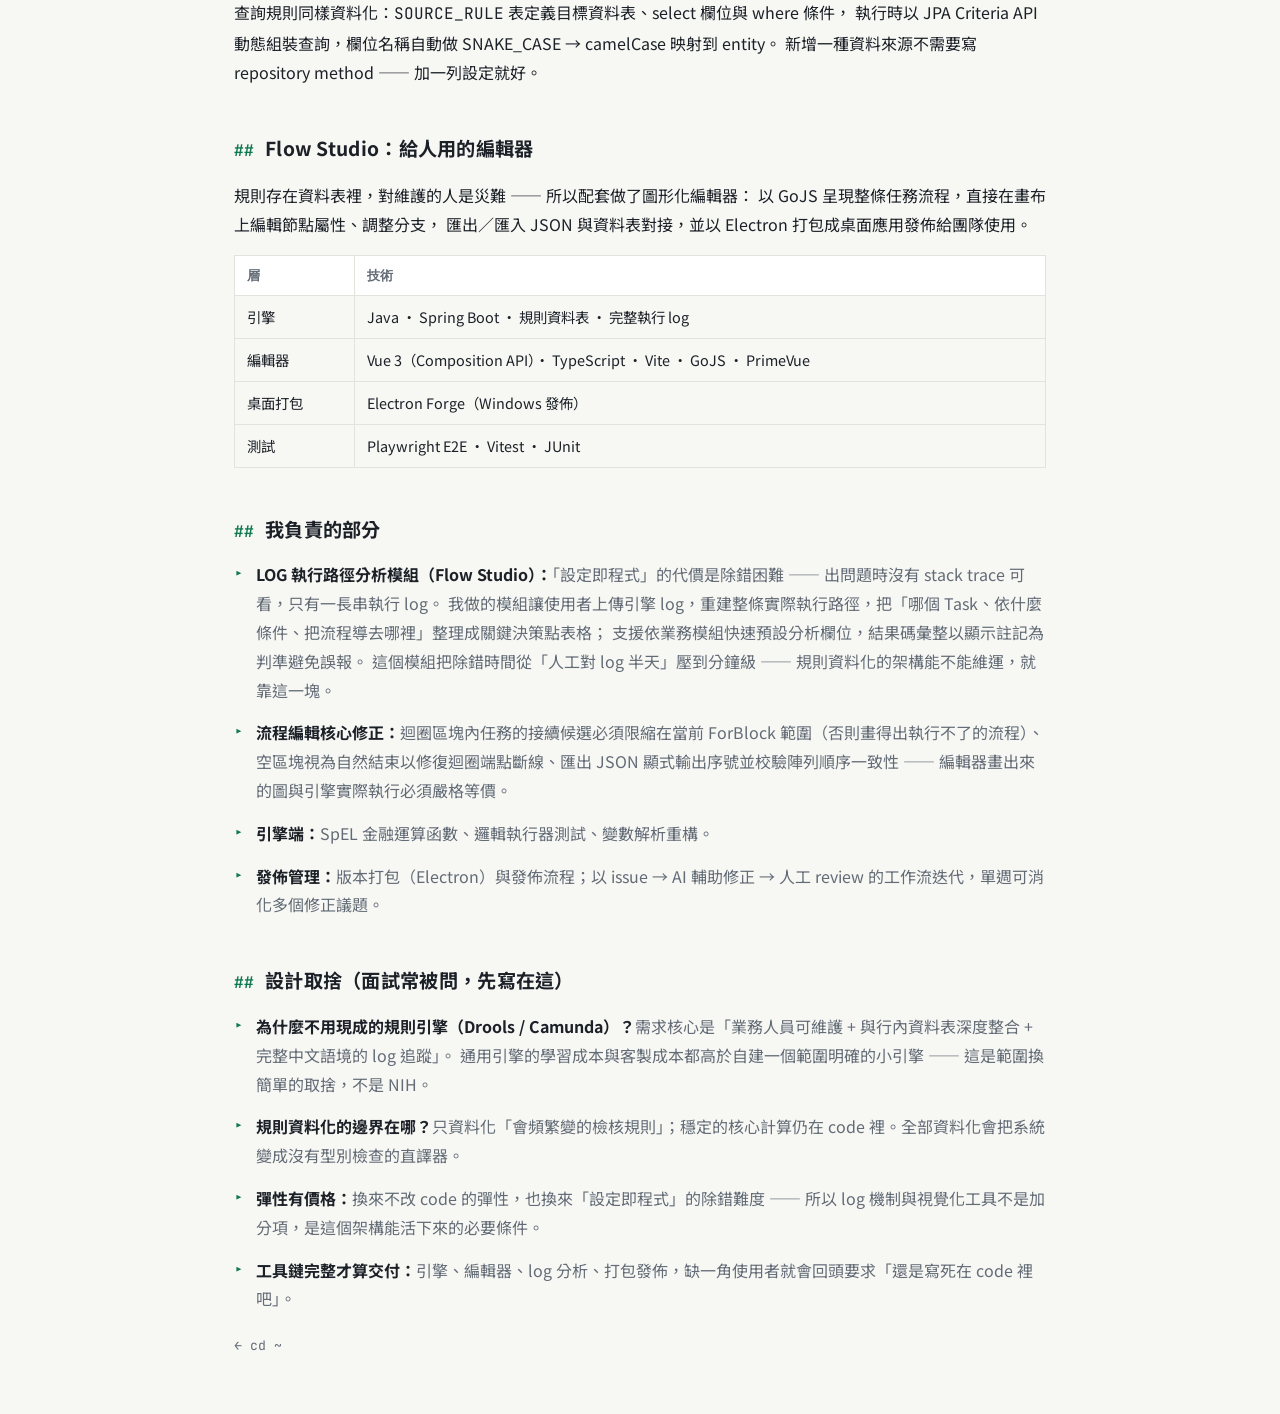
<file: projects/taskengine.html>
<!doctype html>
<html lang="zh-Hant">
<head>
<meta charset="utf-8">
<meta name="viewport" content="width=device-width,initial-scale=1">
<title>Task Flow Engine — 可設定的任務流程引擎 | Reynolds Liu</title>
<meta name="description" content="把業務規則從程式碼移到資料庫：Task/Block 執行模型、Shunting-yard + SpEL 表達式引擎、動態查詢與 LOG 執行路徑分析的架構解析。">
<meta property="og:title" content="Task Flow Engine — 可設定的任務流程引擎">
<meta property="og:description" content="規則資料化架構的深度解析：執行模型、表達式引擎、動態查詢、LOG 路徑分析。">
<link rel="alternate" hreflang="zh-Hant" href="https://reynoldsliu.github.io/projects/taskengine.html">
<link rel="alternate" hreflang="en" href="https://reynoldsliu.github.io/en/projects/taskengine.html">
<link rel="icon" href="data:image/svg+xml,<svg xmlns='http://www.w3.org/2000/svg' viewBox='0 0 100 100'><rect width='100' height='100' rx='18' fill='%230d1117'/><text x='18' y='68' font-family='monospace' font-size='52' fill='%233fd68f'>&gt;_</text></svg>">
<link rel="preconnect" href="https://fonts.googleapis.com">
<link rel="preconnect" href="https://fonts.gstatic.com" crossorigin>
<link href="https://fonts.googleapis.com/css2?family=JetBrains+Mono:wght@400;500&family=Noto+Sans+TC:wght@400;500;700&display=swap" rel="stylesheet">
<link rel="stylesheet" href="../style.css">
</head>
<body>
<div class="wrap">

<nav class="top">
  <a class="home" href="../index.html">reynoldsliu</a>
  <a href="../index.html#projects">projects</a>
  <a href="../index.html#writing">writing</a>
  <a href="../index.html#contact">contact</a>
  <span class="lang"><a href="taskengine.html" aria-current="true">中文</a><em>/</em><a href="../en/projects/taskengine.html">EN</a></span>
</nav>

<article>
<h1>Task Flow Engine — 可設定的任務流程引擎</h1>
<p class="sub">企業金融授信平台的規則引擎 + 圖形化流程編輯器 · Java/Spring · Vue 3 + GoJS + Electron</p>

<div class="note">
這是任職期間的<strong>團隊專案</strong>（3 人），原始碼屬公司所有、不公開。
本頁呈現架構設計與我實際負責的部分；文中不含任何真實業務規則與客戶資訊。
表達式引擎那一段我以 clean-room 方式重寫成可執行的開源版本：
<a href="https://github.com/reynoldsliu/flow-expression-engine">flow-expression-engine</a>。
</div>

<h2>問題</h2>
<p>
批次或流程型的金融業務，需要對多筆資料依規則執行一連串條件檢核，並依結果分支、迴圈。
傳統做法把這些規則直接寫成程式碼 —— 規則一改就要改 code、測試、部署；
程式碼隨規則膨脹，邏輯散落各處難以追蹤。金融業的業務規則偏偏是變動最頻繁的東西。
</p>

<h2>設計：把流程邏輯資料化</h2>
<p>
業務檢核不落入 codebase：每一步流程是流程表裡的一列資料，
引擎讀取設定、組合成可執行的任務鏈 —— 規則調整變成資料維護，不再是程式變更。
</p>
<pre class="block">
<span class="k">TASK_FLOW</span>（每列＝一個任務節點）
├─ TASK_TYPE        CONTROL（分支/迴圈）│ OPERATOR（運算）│ QUERY（查詢）
├─ BLOCK_ID / SEQ   任務所屬群組與群組內執行順序
├─ NEXT_BLOCK_ID    條件成立時導向的下一個群組（分支）
├─ NESTED_BLOCK_ID  巢狀群組（FOR 迴圈的迴圈體）
├─ SOURCE_FROM      資料來源：DB 查詢結果 │ 變數池
├─ LOGIC_TYPE …     EQUAL / GREATER / LESS / ALWAYS ＋ 目標欄位與比較值
├─ OPERATOR_EXPRESSION  運算表達式（四則、日期、金融函數）
└─ VARIABLE_NAME    運算/查詢結果暫存至變數池的名稱
</pre>
<p>
執行時引擎從起始 Block 依 SEQ 逐一執行任務：CONTROL 任務決定走向（含 FOR 迴圈與巢狀迴圈），
OPERATOR 任務把運算結果寫進變數池，QUERY 任務把查詢結果供後續判斷使用 ——
三類任務自由組合就能表達完整的業務檢核流程，且每一步判斷都留下 log 可回溯。
</p>

<h2>表達式引擎：字串規則怎麼變成可執行的判斷</h2>
<p>
存在資料表裡的規則是字串，要安全地變成程式行為，中間是一條編譯管線。
這一段我以 clean-room 方式重寫成可執行的開源函式庫：
<a href="https://github.com/reynoldsliu/flow-expression-engine">flow-expression-engine</a>（純 Java 17、零依賴、15 tests）——
本頁講的機制在那裡都跑得起來。
</p>
<pre class="block">
"AMT * 0.8 &gt; LIMIT"  ─→  <span class="k">Shunting-yard</span>  ─→  RPN
                                            │
                  變數池取值 ←──  <span class="k">Predicate / SpEL</span>  ←┘
</pre>
<ul class="plain">
  <li><strong>型別感知的運算：</strong>不只四則運算 —— 日期 ± 天數、LocalDateTime 加減時、日期差值、整數與月份相乘等混合型別運算都有定義。</li>
  <li><strong>非法運算防護：</strong>型別上無意義的組合（如日期相乘、日期相除）在求值層直接拒絕並回報，而不是丟出難解的 runtime exception —— 規則是業務人員設定的，錯誤訊息必須讓他們看得懂。</li>
  <li><strong>金融運算與自定義函數：</strong>常用金融計算內建為函數；業務特有邏輯可註冊 Custom Function 擴充，不動引擎核心。</li>
</ul>

<h2>動態查詢：連「查什麼」都是資料</h2>
<p>
查詢規則同樣資料化：<code>SOURCE_RULE</code> 表定義目標資料表、select 欄位與 where 條件，
執行時以 JPA Criteria API 動態組裝查詢，欄位名稱自動做 SNAKE_CASE → camelCase 映射到 entity。
新增一種資料來源不需要寫 repository method —— 加一列設定就好。
</p>

<h2>Flow Studio：給人用的編輯器</h2>
<p>
規則存在資料表裡，對維護的人是災難 —— 所以配套做了圖形化編輯器：
以 GoJS 呈現整條任務流程，直接在畫布上編輯節點屬性、調整分支，
匯出／匯入 JSON 與資料表對接，並以 Electron 打包成桌面應用發佈給團隊使用。
</p>
<table>
  <tr><th>層</th><th>技術</th></tr>
  <tr><td>引擎</td><td>Java · Spring Boot · 規則資料表 · 完整執行 log</td></tr>
  <tr><td>編輯器</td><td>Vue 3（Composition API）· TypeScript · Vite · GoJS · PrimeVue</td></tr>
  <tr><td>桌面打包</td><td>Electron Forge（Windows 發佈）</td></tr>
  <tr><td>測試</td><td>Playwright E2E · Vitest · JUnit</td></tr>
</table>

<h2>我負責的部分</h2>
<ul class="plain">
  <li><strong>LOG 執行路徑分析模組（Flow Studio）：</strong>「設定即程式」的代價是除錯困難 —— 出問題時沒有 stack trace 可看，只有一長串執行 log。
  我做的模組讓使用者上傳引擎 log，重建整條實際執行路徑，把「哪個 Task、依什麼條件、把流程導去哪裡」整理成關鍵決策點表格；
  支援依業務模組快速預設分析欄位，結果碼彙整以顯示註記為判準避免誤報。
  這個模組把除錯時間從「人工對 log 半天」壓到分鐘級 —— 規則資料化的架構能不能維運，就靠這一塊。</li>
  <li><strong>流程編輯核心修正：</strong>迴圈區塊內任務的接續候選必須限縮在當前 ForBlock 範圍（否則畫得出執行不了的流程）、
  空區塊視為自然結束以修復迴圈端點斷線、匯出 JSON 顯式輸出序號並校驗陣列順序一致性 —— 編輯器畫出來的圖與引擎實際執行必須嚴格等價。</li>
  <li><strong>引擎端：</strong>SpEL 金融運算函數、邏輯執行器測試、變數解析重構。</li>
  <li><strong>發佈管理：</strong>版本打包（Electron）與發佈流程；以 issue → AI 輔助修正 → 人工 review 的工作流迭代，單週可消化多個修正議題。</li>
</ul>

<h2>設計取捨（面試常被問，先寫在這）</h2>
<ul class="plain">
  <li><strong>為什麼不用現成的規則引擎（Drools / Camunda）？</strong>需求核心是「業務人員可維護 + 與行內資料表深度整合 + 完整中文語境的 log 追蹤」。
  通用引擎的學習成本與客製成本都高於自建一個範圍明確的小引擎 —— 這是範圍換簡單的取捨，不是 NIH。</li>
  <li><strong>規則資料化的邊界在哪？</strong>只資料化「會頻繁變的檢核規則」；穩定的核心計算仍在 code 裡。全部資料化會把系統變成沒有型別檢查的直譯器。</li>
  <li><strong>彈性有價格：</strong>換來不改 code 的彈性，也換來「設定即程式」的除錯難度 —— 所以 log 機制與視覺化工具不是加分項，是這個架構能活下來的必要條件。</li>
  <li><strong>工具鏈完整才算交付：</strong>引擎、編輯器、log 分析、打包發佈，缺一角使用者就會回頭要求「還是寫死在 code 裡吧」。</li>
</ul>

<p><a class="back" href="../index.html">← cd ~</a></p>
</article>
</div>
</body>
</html>
</file>
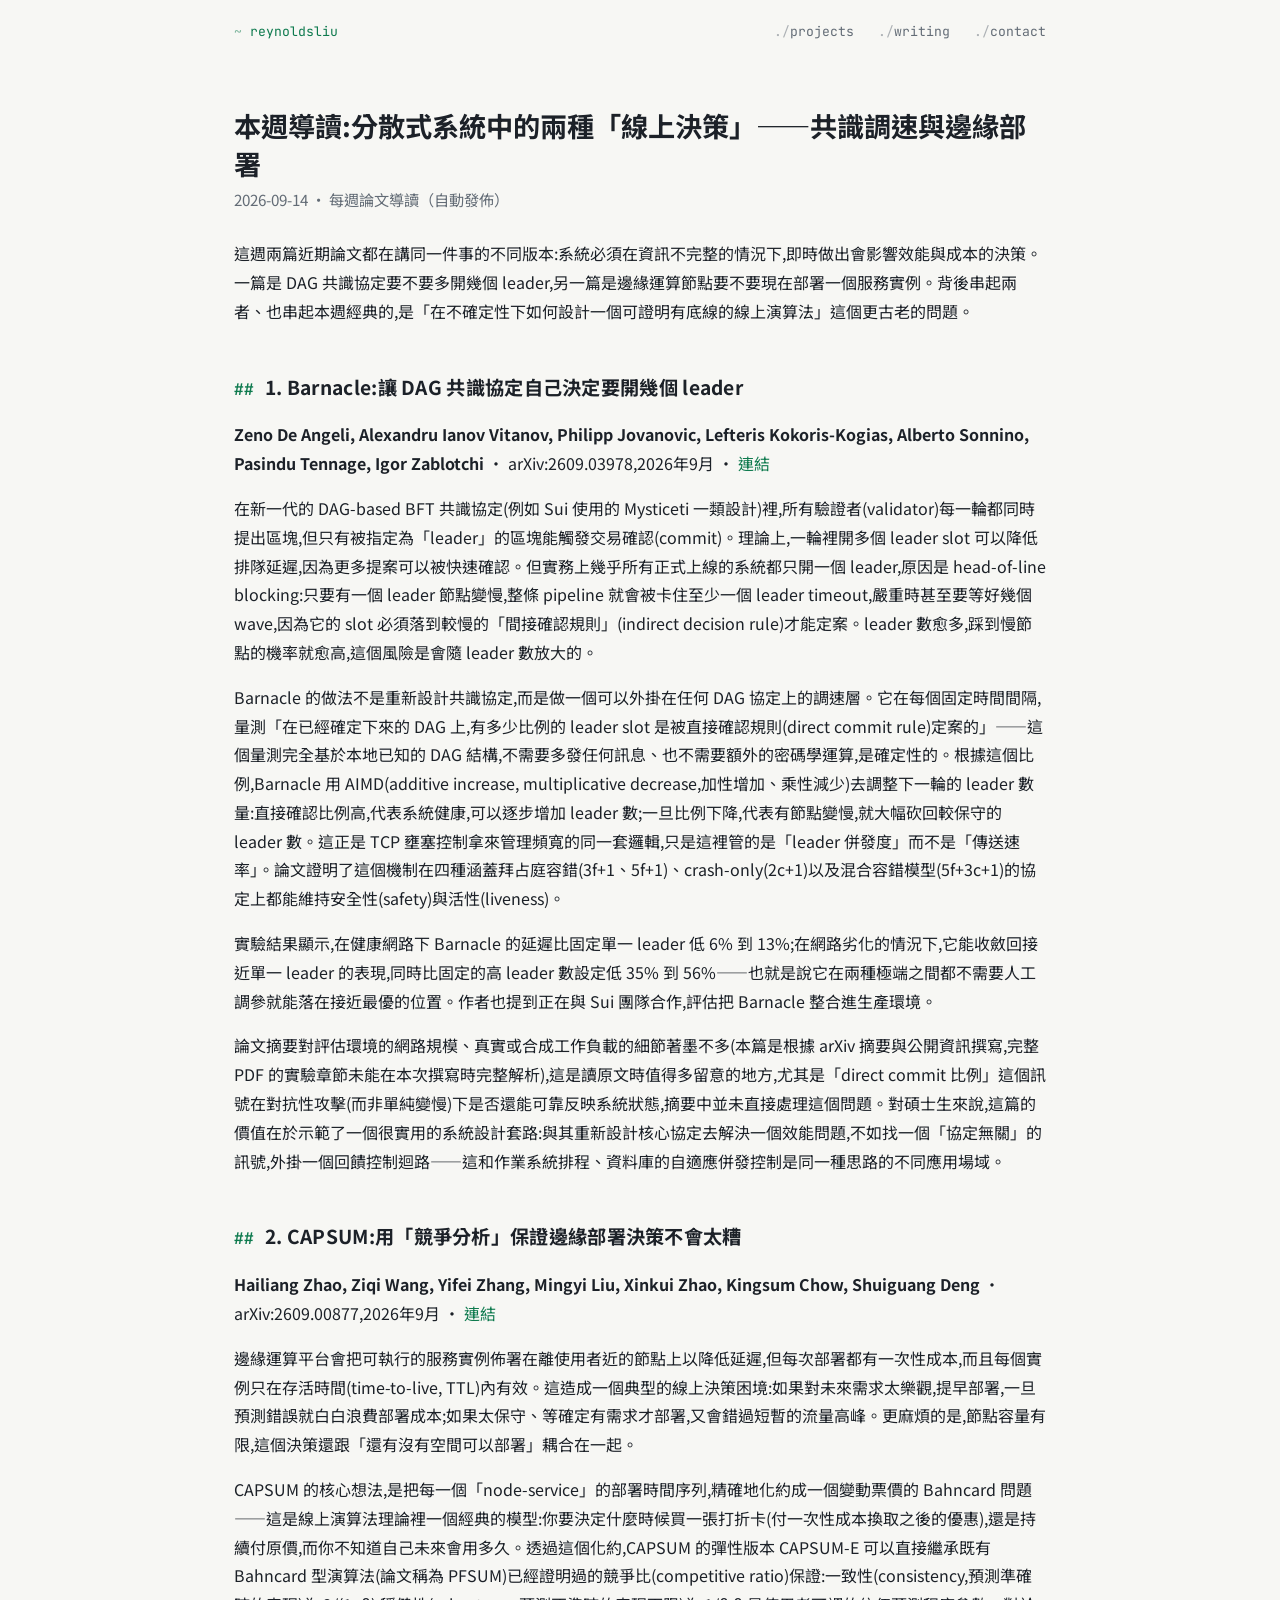
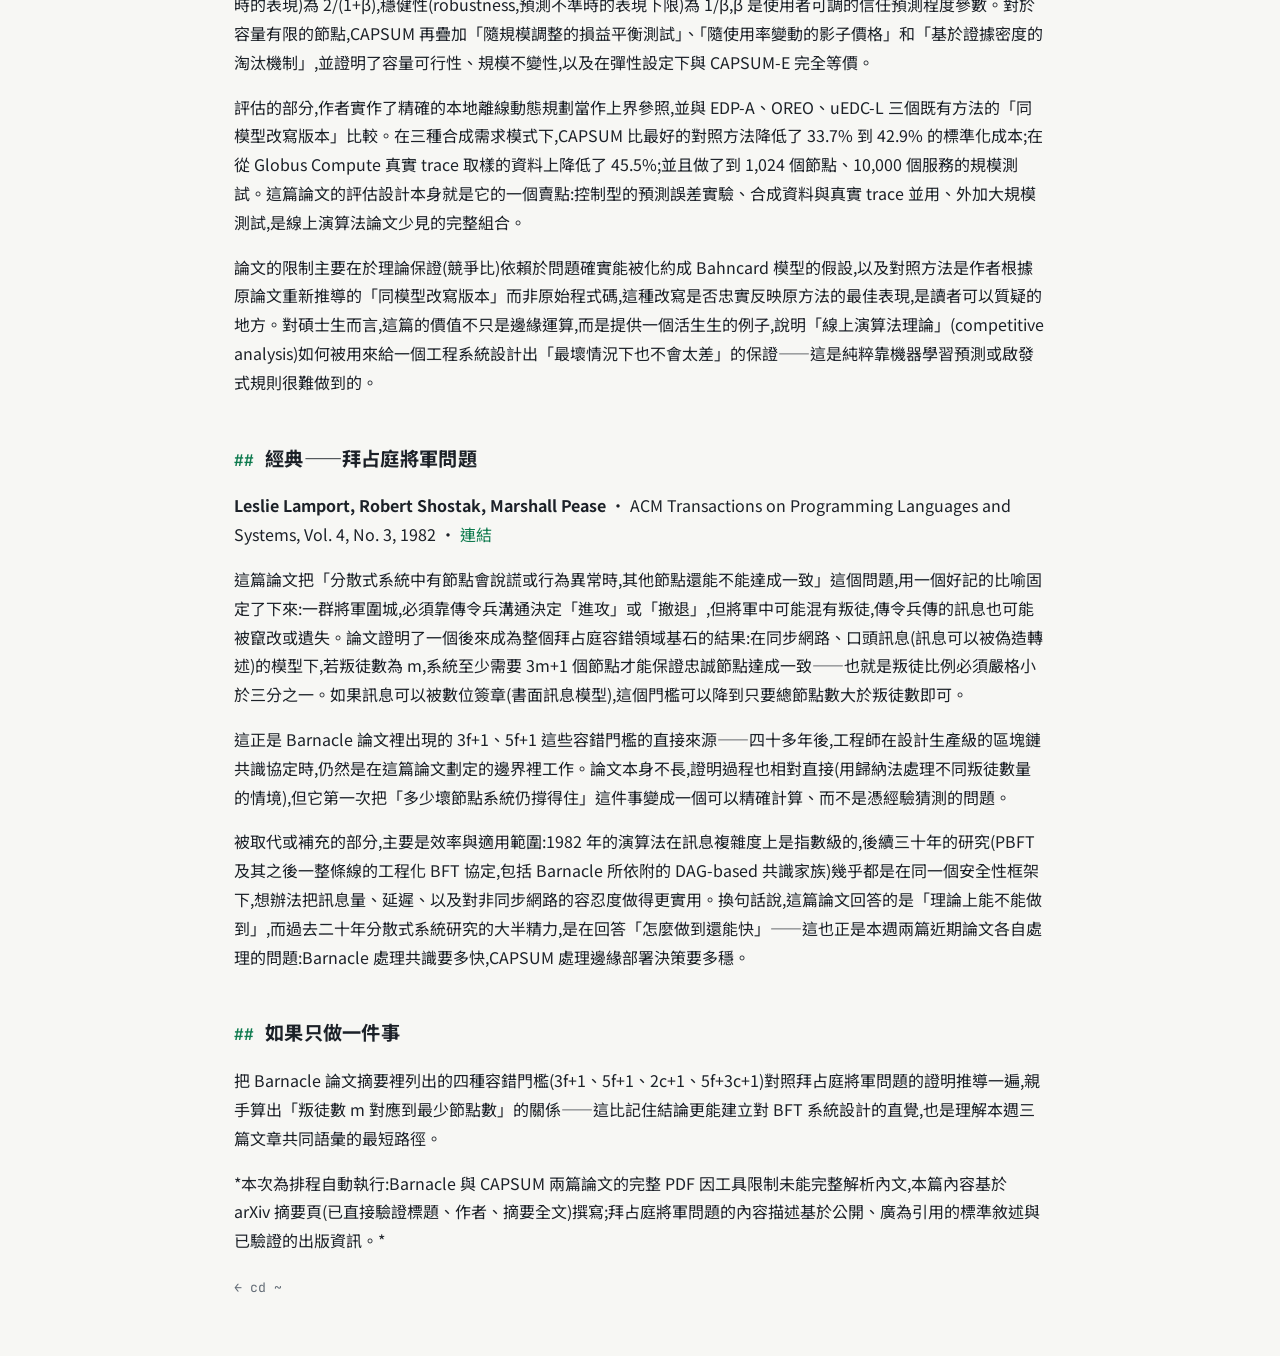
<file: writing/brief-2026-09-14.html>
<!doctype html>
<html lang="zh-Hant">
<head>
<meta charset="utf-8">
<meta name="viewport" content="width=device-width,initial-scale=1">
<title>本週導讀:分散式系統中的兩種「線上決策」——共識調速與邊緣部署 | Reynolds Liu</title>
<meta name="description" content="2026-09-14 論文導讀：本週導讀:分散式系統中的兩種「線上決策」——共識調速與邊緣部署">
<link rel="icon" href="data:image/svg+xml,<svg xmlns='http://www.w3.org/2000/svg' viewBox='0 0 100 100'><rect width='100' height='100' rx='18' fill='%230d1117'/><text x='18' y='68' font-family='monospace' font-size='52' fill='%233fd68f'>&gt;_</text></svg>">
<link rel="preconnect" href="https://fonts.googleapis.com">
<link rel="preconnect" href="https://fonts.gstatic.com" crossorigin>
<link href="https://fonts.googleapis.com/css2?family=JetBrains+Mono:wght@400;500&family=Noto+Sans+TC:wght@400;500;700&display=swap" rel="stylesheet">
<link rel="stylesheet" href="../style.css">
</head>
<body>
<div class="wrap">
<nav class="top">
  <a class="home" href="../index.html">reynoldsliu</a>
  <a href="../index.html#projects">projects</a>
  <a href="../index.html#writing">writing</a>
  <a href="../index.html#contact">contact</a>
</nav>
<article>
<h1>本週導讀:分散式系統中的兩種「線上決策」——共識調速與邊緣部署</h1>
<p class="sub">2026-09-14 · 每週論文導讀（自動發佈）</p>
<p>這週兩篇近期論文都在講同一件事的不同版本:系統必須在資訊不完整的情況下,即時做出會影響效能與成本的決策。一篇是 DAG 共識協定要不要多開幾個 leader,另一篇是邊緣運算節點要不要現在部署一個服務實例。背後串起兩者、也串起本週經典的,是「在不確定性下如何設計一個可證明有底線的線上演算法」這個更古老的問題。</p>
<h2>1. Barnacle:讓 DAG 共識協定自己決定要開幾個 leader</h2>
<p><strong>Zeno De Angeli, Alexandru Ianov Vitanov, Philipp Jovanovic, Lefteris Kokoris-Kogias, Alberto Sonnino, Pasindu Tennage, Igor Zablotchi</strong> · arXiv:2609.03978,2026年9月 · <a href="https://arxiv.org/abs/2609.03978">連結</a></p>
<p>在新一代的 DAG-based BFT 共識協定(例如 Sui 使用的 Mysticeti 一類設計)裡,所有驗證者(validator)每一輪都同時提出區塊,但只有被指定為「leader」的區塊能觸發交易確認(commit)。理論上,一輪裡開多個 leader slot 可以降低排隊延遲,因為更多提案可以被快速確認。但實務上幾乎所有正式上線的系統都只開一個 leader,原因是 head-of-line blocking:只要有一個 leader 節點變慢,整條 pipeline 就會被卡住至少一個 leader timeout,嚴重時甚至要等好幾個 wave,因為它的 slot 必須落到較慢的「間接確認規則」(indirect decision rule)才能定案。leader 數愈多,踩到慢節點的機率就愈高,這個風險是會隨 leader 數放大的。</p>
<p>Barnacle 的做法不是重新設計共識協定,而是做一個可以外掛在任何 DAG 協定上的調速層。它在每個固定時間間隔,量測「在已經確定下來的 DAG 上,有多少比例的 leader slot 是被直接確認規則(direct commit rule)定案的」——這個量測完全基於本地已知的 DAG 結構,不需要多發任何訊息、也不需要額外的密碼學運算,是確定性的。根據這個比例,Barnacle 用 AIMD(additive increase, multiplicative decrease,加性增加、乘性減少)去調整下一輪的 leader 數量:直接確認比例高,代表系統健康,可以逐步增加 leader 數;一旦比例下降,代表有節點變慢,就大幅砍回較保守的 leader 數。這正是 TCP 壅塞控制拿來管理頻寬的同一套邏輯,只是這裡管的是「leader 併發度」而不是「傳送速率」。論文證明了這個機制在四種涵蓋拜占庭容錯(3f+1、5f+1)、crash-only(2c+1)以及混合容錯模型(5f+3c+1)的協定上都能維持安全性(safety)與活性(liveness)。</p>
<p>實驗結果顯示,在健康網路下 Barnacle 的延遲比固定單一 leader 低 6% 到 13%;在網路劣化的情況下,它能收斂回接近單一 leader 的表現,同時比固定的高 leader 數設定低 35% 到 56%——也就是說它在兩種極端之間都不需要人工調參就能落在接近最優的位置。作者也提到正在與 Sui 團隊合作,評估把 Barnacle 整合進生產環境。</p>
<p>論文摘要對評估環境的網路規模、真實或合成工作負載的細節著墨不多(本篇是根據 arXiv 摘要與公開資訊撰寫,完整 PDF 的實驗章節未能在本次撰寫時完整解析),這是讀原文時值得多留意的地方,尤其是「direct commit 比例」這個訊號在對抗性攻擊(而非單純變慢)下是否還能可靠反映系統狀態,摘要中並未直接處理這個問題。對碩士生來說,這篇的價值在於示範了一個很實用的系統設計套路:與其重新設計核心協定去解決一個效能問題,不如找一個「協定無關」的訊號,外掛一個回饋控制迴路——這和作業系統排程、資料庫的自適應併發控制是同一種思路的不同應用場域。</p>
<h2>2. CAPSUM:用「競爭分析」保證邊緣部署決策不會太糟</h2>
<p><strong>Hailiang Zhao, Ziqi Wang, Yifei Zhang, Mingyi Liu, Xinkui Zhao, Kingsum Chow, Shuiguang Deng</strong> · arXiv:2609.00877,2026年9月 · <a href="https://arxiv.org/abs/2609.00877">連結</a></p>
<p>邊緣運算平台會把可執行的服務實例佈署在離使用者近的節點上以降低延遲,但每次部署都有一次性成本,而且每個實例只在存活時間(time-to-live, TTL)內有效。這造成一個典型的線上決策困境:如果對未來需求太樂觀,提早部署,一旦預測錯誤就白白浪費部署成本;如果太保守、等確定有需求才部署,又會錯過短暫的流量高峰。更麻煩的是,節點容量有限,這個決策還跟「還有沒有空間可以部署」耦合在一起。</p>
<p>CAPSUM 的核心想法,是把每一個「node-service」的部署時間序列,精確地化約成一個變動票價的 Bahncard 問題——這是線上演算法理論裡一個經典的模型:你要決定什麼時候買一張打折卡(付一次性成本換取之後的優惠),還是持續付原價,而你不知道自己未來會用多久。透過這個化約,CAPSUM 的彈性版本 CAPSUM-E 可以直接繼承既有 Bahncard 型演算法(論文稱為 PFSUM)已經證明過的競爭比(competitive ratio)保證:一致性(consistency,預測準確時的表現)為 2/(1+β),穩健性(robustness,預測不準時的表現下限)為 1/β,β 是使用者可調的信任預測程度參數。對於容量有限的節點,CAPSUM 再疊加「隨規模調整的損益平衡測試」、「隨使用率變動的影子價格」和「基於證據密度的淘汰機制」,並證明了容量可行性、規模不變性,以及在彈性設定下與 CAPSUM-E 完全等價。</p>
<p>評估的部分,作者實作了精確的本地離線動態規劃當作上界參照,並與 EDP-A、OREO、uEDC-L 三個既有方法的「同模型改寫版本」比較。在三種合成需求模式下,CAPSUM 比最好的對照方法降低了 33.7% 到 42.9% 的標準化成本;在從 Globus Compute 真實 trace 取樣的資料上降低了 45.5%;並且做了到 1,024 個節點、10,000 個服務的規模測試。這篇論文的評估設計本身就是它的一個賣點:控制型的預測誤差實驗、合成資料與真實 trace 並用、外加大規模測試,是線上演算法論文少見的完整組合。</p>
<p>論文的限制主要在於理論保證(競爭比)依賴於問題確實能被化約成 Bahncard 模型的假設,以及對照方法是作者根據原論文重新推導的「同模型改寫版本」而非原始程式碼,這種改寫是否忠實反映原方法的最佳表現,是讀者可以質疑的地方。對碩士生而言,這篇的價值不只是邊緣運算,而是提供一個活生生的例子,說明「線上演算法理論」(competitive analysis)如何被用來給一個工程系統設計出「最壞情況下也不會太差」的保證——這是純粹靠機器學習預測或啟發式規則很難做到的。</p>
<h2>經典——拜占庭將軍問題</h2>
<p><strong>Leslie Lamport, Robert Shostak, Marshall Pease</strong> · ACM Transactions on Programming Languages and Systems, Vol. 4, No. 3, 1982 · <a href="https://lamport.azurewebsites.net/pubs/byz.pdf">連結</a></p>
<p>這篇論文把「分散式系統中有節點會說謊或行為異常時,其他節點還能不能達成一致」這個問題,用一個好記的比喻固定了下來:一群將軍圍城,必須靠傳令兵溝通決定「進攻」或「撤退」,但將軍中可能混有叛徒,傳令兵傳的訊息也可能被竄改或遺失。論文證明了一個後來成為整個拜占庭容錯領域基石的結果:在同步網路、口頭訊息(訊息可以被偽造轉述)的模型下,若叛徒數為 m,系統至少需要 3m+1 個節點才能保證忠誠節點達成一致——也就是叛徒比例必須嚴格小於三分之一。如果訊息可以被數位簽章(書面訊息模型),這個門檻可以降到只要總節點數大於叛徒數即可。</p>
<p>這正是 Barnacle 論文裡出現的 3f+1、5f+1 這些容錯門檻的直接來源——四十多年後,工程師在設計生產級的區塊鏈共識協定時,仍然是在這篇論文劃定的邊界裡工作。論文本身不長,證明過程也相對直接(用歸納法處理不同叛徒數量的情境),但它第一次把「多少壞節點系統仍撐得住」這件事變成一個可以精確計算、而不是憑經驗猜測的問題。</p>
<p>被取代或補充的部分,主要是效率與適用範圍:1982 年的演算法在訊息複雜度上是指數級的,後續三十年的研究(PBFT 及其之後一整條線的工程化 BFT 協定,包括 Barnacle 所依附的 DAG-based 共識家族)幾乎都是在同一個安全性框架下,想辦法把訊息量、延遲、以及對非同步網路的容忍度做得更實用。換句話說,這篇論文回答的是「理論上能不能做到」,而過去二十年分散式系統研究的大半精力,是在回答「怎麼做到還能快」——這也正是本週兩篇近期論文各自處理的問題:Barnacle 處理共識要多快,CAPSUM 處理邊緣部署決策要多穩。</p>
<h2>如果只做一件事</h2>
<p>把 Barnacle 論文摘要裡列出的四種容錯門檻(3f+1、5f+1、2c+1、5f+3c+1)對照拜占庭將軍問題的證明推導一遍,親手算出「叛徒數 m 對應到最少節點數」的關係——這比記住結論更能建立對 BFT 系統設計的直覺,也是理解本週三篇文章共同語彙的最短路徑。</p>
<p>*本次為排程自動執行:Barnacle 與 CAPSUM 兩篇論文的完整 PDF 因工具限制未能完整解析內文,本篇內容基於 arXiv 摘要頁(已直接驗證標題、作者、摘要全文)撰寫;拜占庭將軍問題的內容描述基於公開、廣為引用的標準敘述與已驗證的出版資訊。*</p>
<p><a class="back" href="../index.html">← cd ~</a></p>
</article>
</div>
</body>
</html>
</file>
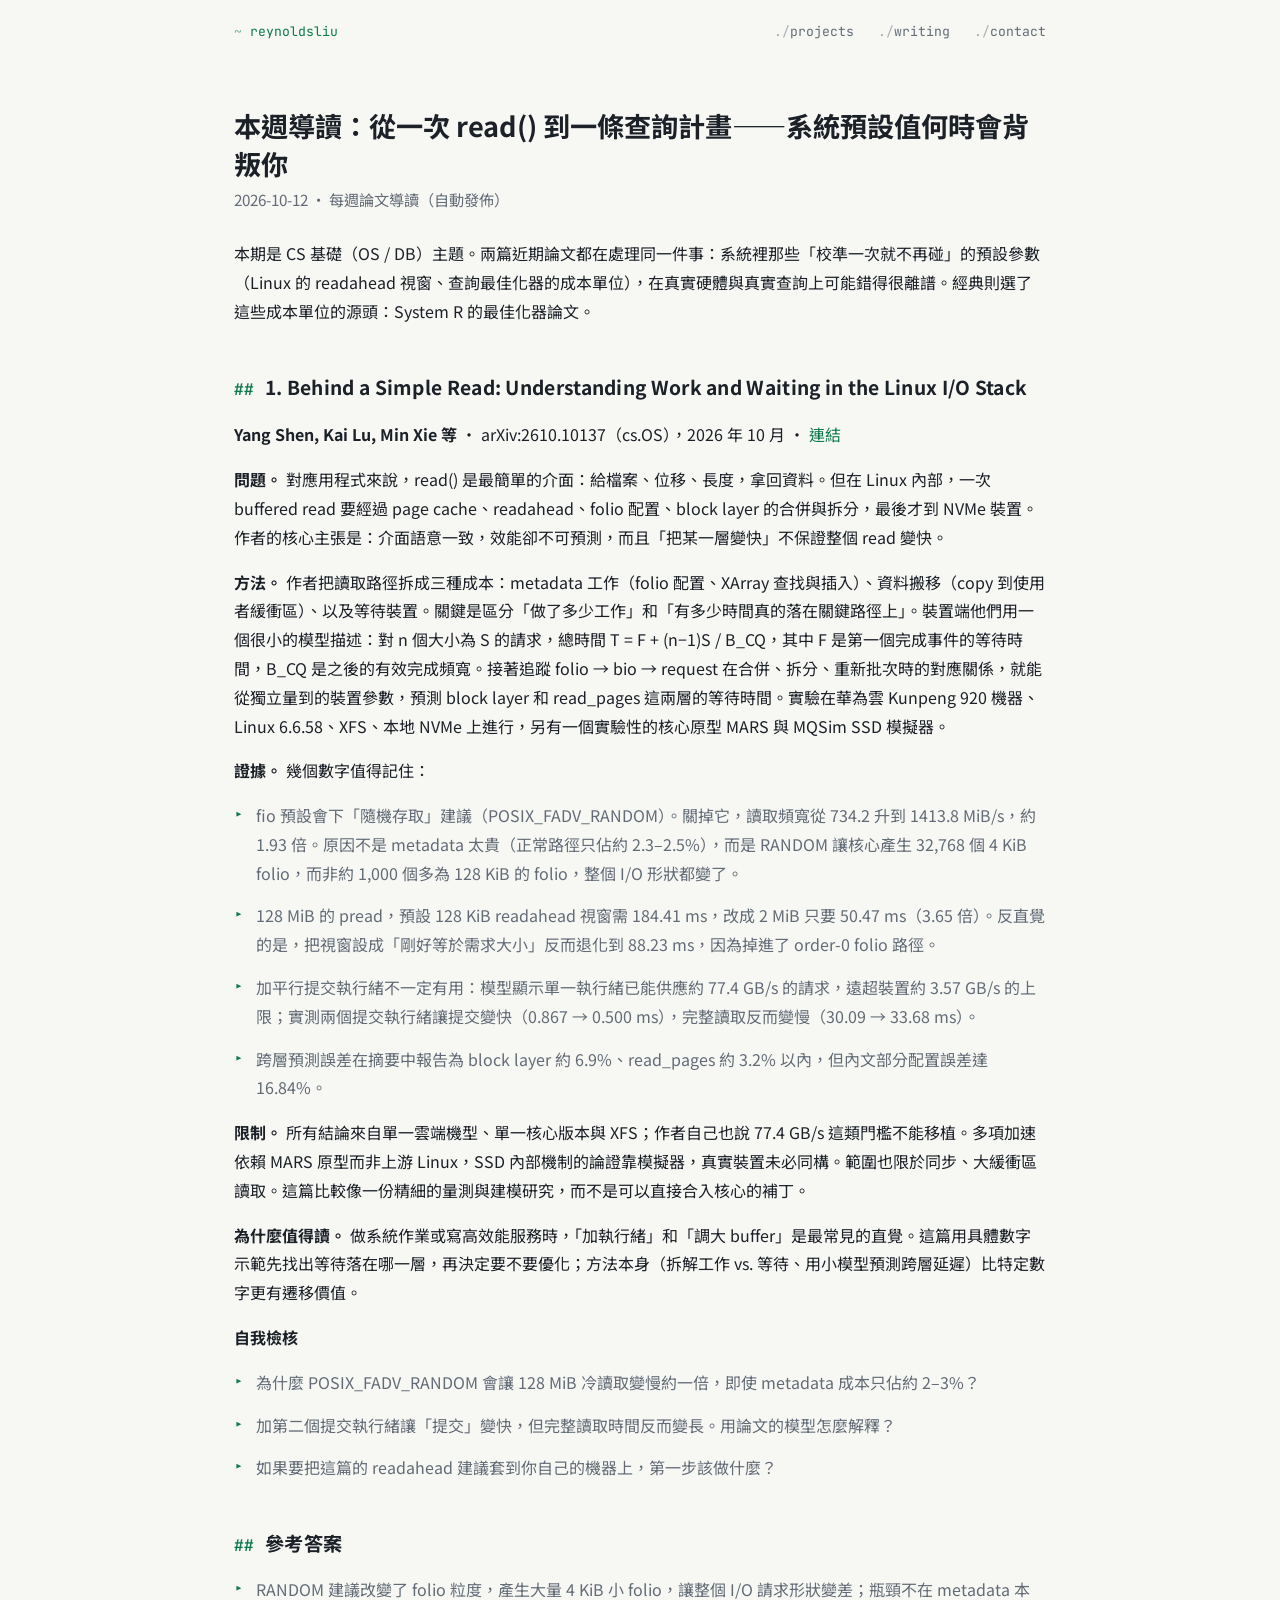
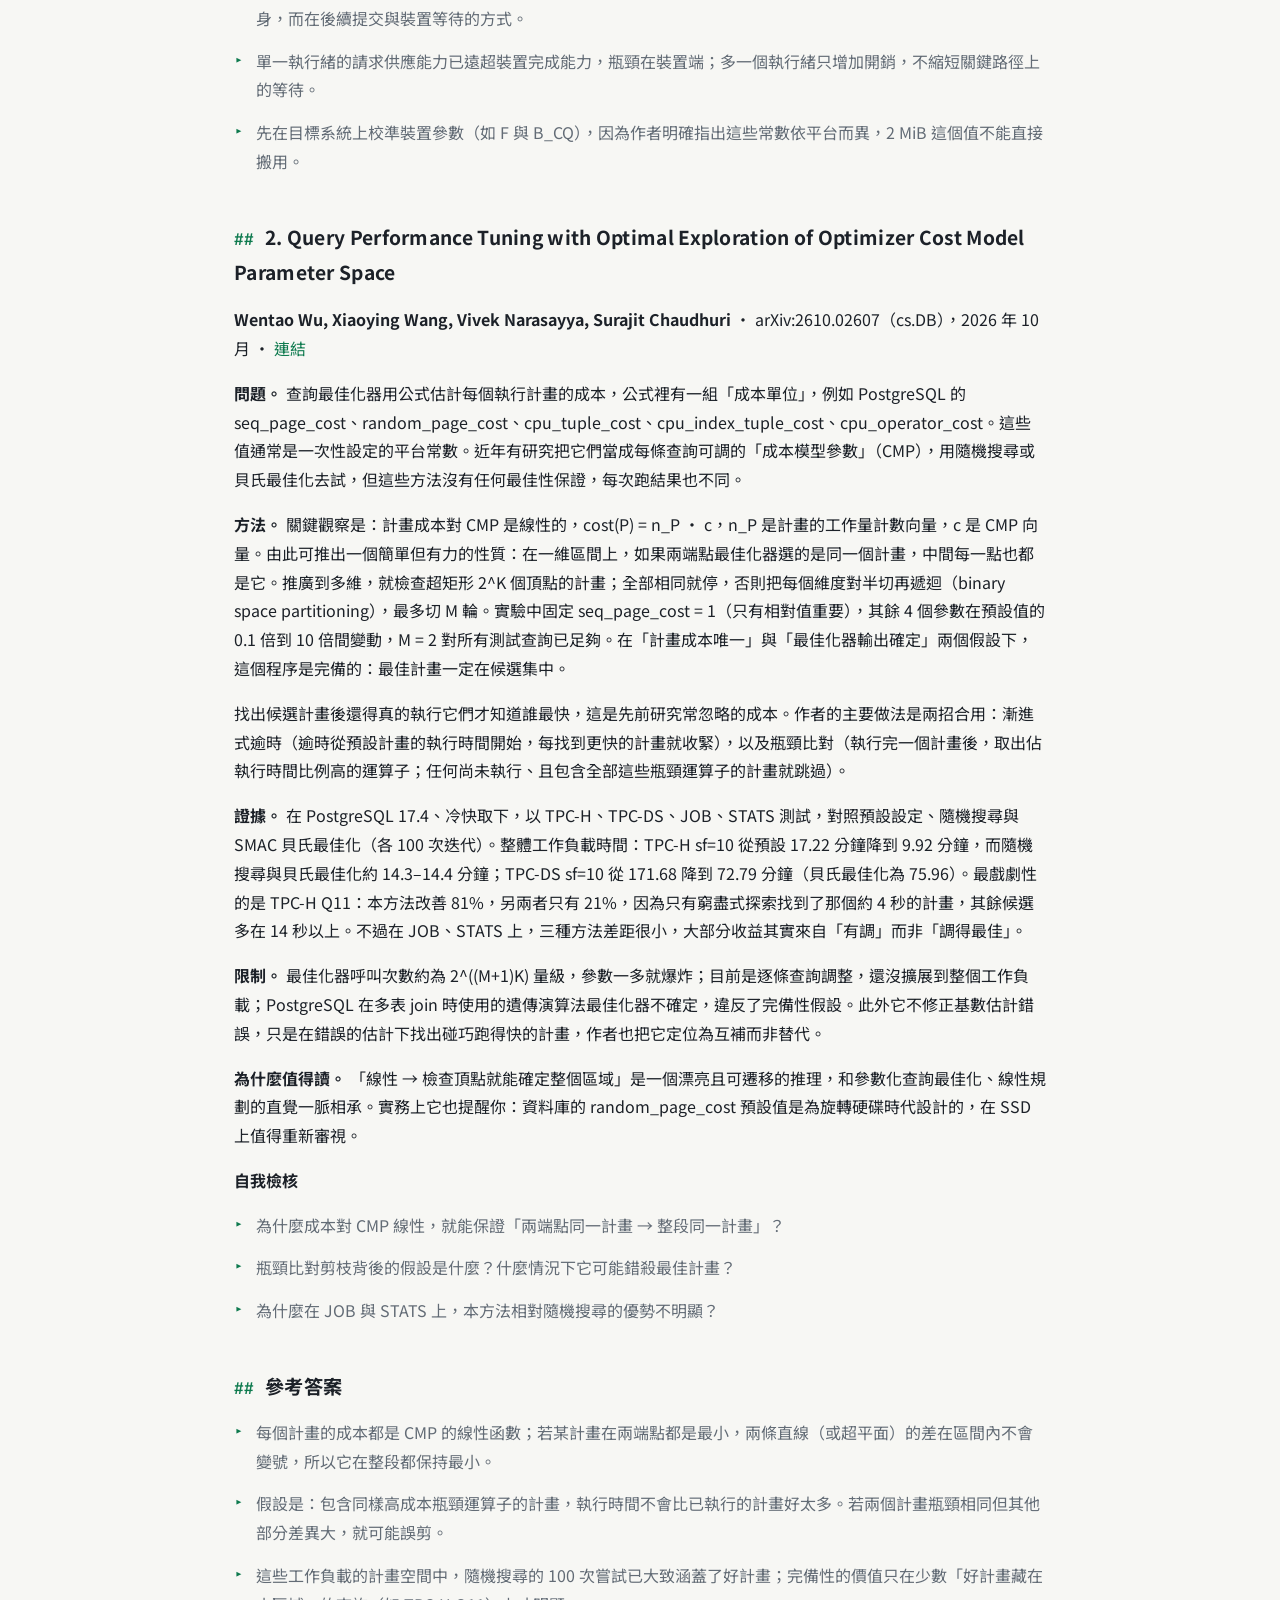
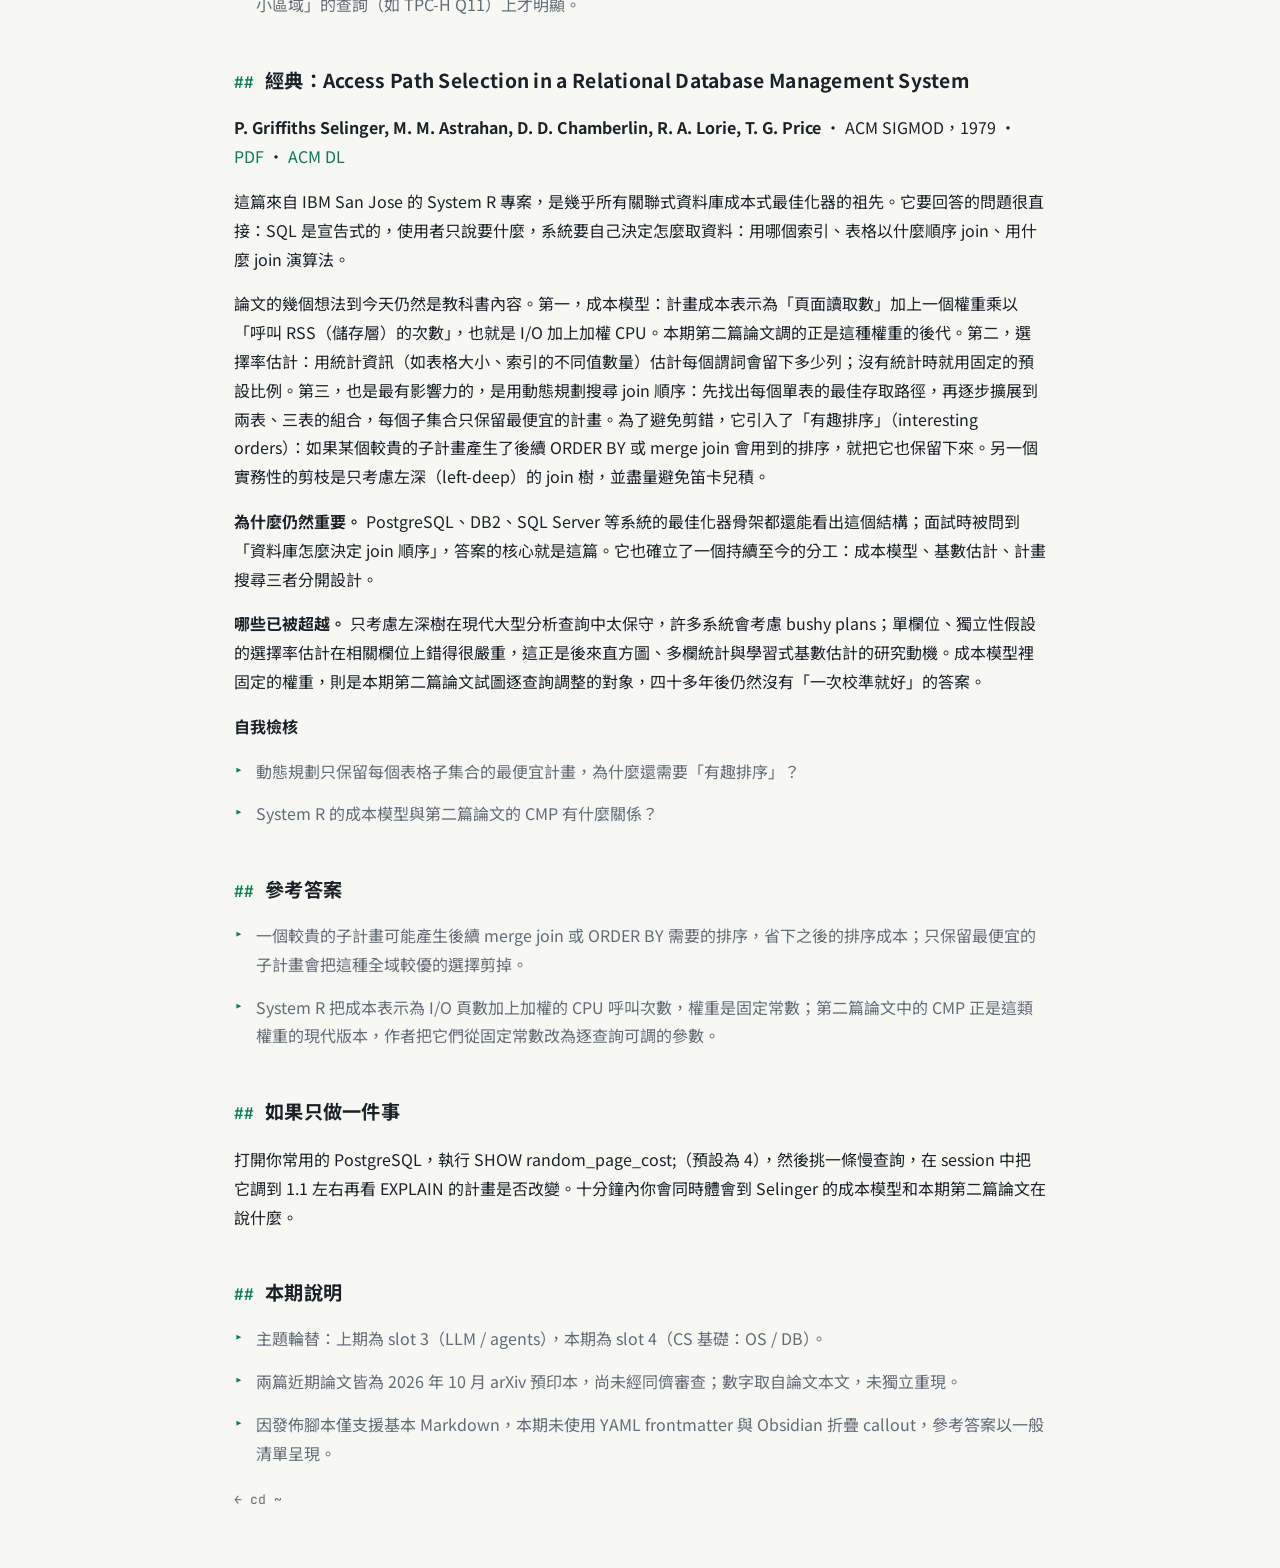
<file: writing/brief-2026-10-12.html>
<!doctype html>
<html lang="zh-Hant">
<head>
<meta charset="utf-8">
<meta name="viewport" content="width=device-width,initial-scale=1">
<title>本週導讀：從一次 read() 到一條查詢計畫——系統預設值何時會背叛你 | Reynolds Liu</title>
<meta name="description" content="2026-10-12 論文導讀：本週導讀：從一次 read() 到一條查詢計畫——系統預設值何時會背叛你">
<link rel="icon" href="data:image/svg+xml,<svg xmlns='http://www.w3.org/2000/svg' viewBox='0 0 100 100'><rect width='100' height='100' rx='18' fill='%230d1117'/><text x='18' y='68' font-family='monospace' font-size='52' fill='%233fd68f'>&gt;_</text></svg>">
<link rel="preconnect" href="https://fonts.googleapis.com">
<link rel="preconnect" href="https://fonts.gstatic.com" crossorigin>
<link href="https://fonts.googleapis.com/css2?family=JetBrains+Mono:wght@400;500&family=Noto+Sans+TC:wght@400;500;700&display=swap" rel="stylesheet">
<link rel="stylesheet" href="../style.css">
</head>
<body>
<div class="wrap">
<nav class="top">
  <a class="home" href="../index.html">reynoldsliu</a>
  <a href="../index.html#projects">projects</a>
  <a href="../index.html#writing">writing</a>
  <a href="../index.html#contact">contact</a>
</nav>
<article>
<h1>本週導讀：從一次 read() 到一條查詢計畫——系統預設值何時會背叛你</h1>
<p class="sub">2026-10-12 · 每週論文導讀（自動發佈）</p>
<p>本期是 CS 基礎（OS / DB）主題。兩篇近期論文都在處理同一件事：系統裡那些「校準一次就不再碰」的預設參數（Linux 的 readahead 視窗、查詢最佳化器的成本單位），在真實硬體與真實查詢上可能錯得很離譜。經典則選了這些成本單位的源頭：System R 的最佳化器論文。</p>
<h2>1. Behind a Simple Read: Understanding Work and Waiting in the Linux I/O Stack</h2>
<p><strong>Yang Shen, Kai Lu, Min Xie 等</strong> · arXiv:2610.10137（cs.OS），2026 年 10 月 · <a href="https://arxiv.org/abs/2610.10137">連結</a></p>
<p><strong>問題。</strong> 對應用程式來說，read() 是最簡單的介面：給檔案、位移、長度，拿回資料。但在 Linux 內部，一次 buffered read 要經過 page cache、readahead、folio 配置、block layer 的合併與拆分，最後才到 NVMe 裝置。作者的核心主張是：介面語意一致，效能卻不可預測，而且「把某一層變快」不保證整個 read 變快。</p>
<p><strong>方法。</strong> 作者把讀取路徑拆成三種成本：metadata 工作（folio 配置、XArray 查找與插入）、資料搬移（copy 到使用者緩衝區）、以及等待裝置。關鍵是區分「做了多少工作」和「有多少時間真的落在關鍵路徑上」。裝置端他們用一個很小的模型描述：對 n 個大小為 S 的請求，總時間 T = F + (n−1)S / B_CQ，其中 F 是第一個完成事件的等待時間，B_CQ 是之後的有效完成頻寬。接著追蹤 folio → bio → request 在合併、拆分、重新批次時的對應關係，就能從獨立量到的裝置參數，預測 block layer 和 read_pages 這兩層的等待時間。實驗在華為雲 Kunpeng 920 機器、Linux 6.6.58、XFS、本地 NVMe 上進行，另有一個實驗性的核心原型 MARS 與 MQSim SSD 模擬器。</p>
<p><strong>證據。</strong> 幾個數字值得記住：</p>
<ul class="plain">
<li>fio 預設會下「隨機存取」建議（POSIX_FADV_RANDOM）。關掉它，讀取頻寬從 734.2 升到 1413.8 MiB/s，約 1.93 倍。原因不是 metadata 太貴（正常路徑只佔約 2.3–2.5%），而是 RANDOM 讓核心產生 32,768 個 4 KiB folio，而非約 1,000 個多為 128 KiB 的 folio，整個 I/O 形狀都變了。</li>
<li>128 MiB 的 pread，預設 128 KiB readahead 視窗需 184.41 ms，改成 2 MiB 只要 50.47 ms（3.65 倍）。反直覺的是，把視窗設成「剛好等於需求大小」反而退化到 88.23 ms，因為掉進了 order-0 folio 路徑。</li>
<li>加平行提交執行緒不一定有用：模型顯示單一執行緒已能供應約 77.4 GB/s 的請求，遠超裝置約 3.57 GB/s 的上限；實測兩個提交執行緒讓提交變快（0.867 → 0.500 ms），完整讀取反而變慢（30.09 → 33.68 ms）。</li>
<li>跨層預測誤差在摘要中報告為 block layer 約 6.9%、read_pages 約 3.2% 以內，但內文部分配置誤差達 16.84%。</li>
</ul>
<p><strong>限制。</strong> 所有結論來自單一雲端機型、單一核心版本與 XFS；作者自己也說 77.4 GB/s 這類門檻不能移植。多項加速依賴 MARS 原型而非上游 Linux，SSD 內部機制的論證靠模擬器，真實裝置未必同構。範圍也限於同步、大緩衝區讀取。這篇比較像一份精細的量測與建模研究，而不是可以直接合入核心的補丁。</p>
<p><strong>為什麼值得讀。</strong> 做系統作業或寫高效能服務時，「加執行緒」和「調大 buffer」是最常見的直覺。這篇用具體數字示範先找出等待落在哪一層，再決定要不要優化；方法本身（拆解工作 vs. 等待、用小模型預測跨層延遲）比特定數字更有遷移價值。</p>
<p><strong>自我檢核</strong></p>
<ul class="plain">
<li>為什麼 POSIX_FADV_RANDOM 會讓 128 MiB 冷讀取變慢約一倍，即使 metadata 成本只佔約 2–3%？</li>
<li>加第二個提交執行緒讓「提交」變快，但完整讀取時間反而變長。用論文的模型怎麼解釋？</li>
<li>如果要把這篇的 readahead 建議套到你自己的機器上，第一步該做什麼？</li>
</ul>
<h2>參考答案</h2>
<ul class="plain">
<li>RANDOM 建議改變了 folio 粒度，產生大量 4 KiB 小 folio，讓整個 I/O 請求形狀變差；瓶頸不在 metadata 本身，而在後續提交與裝置等待的方式。</li>
<li>單一執行緒的請求供應能力已遠超裝置完成能力，瓶頸在裝置端；多一個執行緒只增加開銷，不縮短關鍵路徑上的等待。</li>
<li>先在目標系統上校準裝置參數（如 F 與 B_CQ），因為作者明確指出這些常數依平台而異，2 MiB 這個值不能直接搬用。</li>
</ul>
<h2>2. Query Performance Tuning with Optimal Exploration of Optimizer Cost Model Parameter Space</h2>
<p><strong>Wentao Wu, Xiaoying Wang, Vivek Narasayya, Surajit Chaudhuri</strong> · arXiv:2610.02607（cs.DB），2026 年 10 月 · <a href="https://arxiv.org/abs/2610.02607">連結</a></p>
<p><strong>問題。</strong> 查詢最佳化器用公式估計每個執行計畫的成本，公式裡有一組「成本單位」，例如 PostgreSQL 的 seq_page_cost、random_page_cost、cpu_tuple_cost、cpu_index_tuple_cost、cpu_operator_cost。這些值通常是一次性設定的平台常數。近年有研究把它們當成每條查詢可調的「成本模型參數」（CMP），用隨機搜尋或貝氏最佳化去試，但這些方法沒有任何最佳性保證，每次跑結果也不同。</p>
<p><strong>方法。</strong> 關鍵觀察是：計畫成本對 CMP 是線性的，cost(P) = n_P · c，n_P 是計畫的工作量計數向量，c 是 CMP 向量。由此可推出一個簡單但有力的性質：在一維區間上，如果兩端點最佳化器選的是同一個計畫，中間每一點也都是它。推廣到多維，就檢查超矩形 2^K 個頂點的計畫；全部相同就停，否則把每個維度對半切再遞迴（binary space partitioning），最多切 M 輪。實驗中固定 seq_page_cost = 1（只有相對值重要），其餘 4 個參數在預設值的 0.1 倍到 10 倍間變動，M = 2 對所有測試查詢已足夠。在「計畫成本唯一」與「最佳化器輸出確定」兩個假設下，這個程序是完備的：最佳計畫一定在候選集中。</p>
<p>找出候選計畫後還得真的執行它們才知道誰最快，這是先前研究常忽略的成本。作者的主要做法是兩招合用：漸進式逾時（逾時從預設計畫的執行時間開始，每找到更快的計畫就收緊），以及瓶頸比對（執行完一個計畫後，取出佔執行時間比例高的運算子；任何尚未執行、且包含全部這些瓶頸運算子的計畫就跳過）。</p>
<p><strong>證據。</strong> 在 PostgreSQL 17.4、冷快取下，以 TPC-H、TPC-DS、JOB、STATS 測試，對照預設設定、隨機搜尋與 SMAC 貝氏最佳化（各 100 次迭代）。整體工作負載時間：TPC-H sf=10 從預設 17.22 分鐘降到 9.92 分鐘，而隨機搜尋與貝氏最佳化約 14.3–14.4 分鐘；TPC-DS sf=10 從 171.68 降到 72.79 分鐘（貝氏最佳化為 75.96）。最戲劇性的是 TPC-H Q11：本方法改善 81%，另兩者只有 21%，因為只有窮盡式探索找到了那個約 4 秒的計畫，其餘候選多在 14 秒以上。不過在 JOB、STATS 上，三種方法差距很小，大部分收益其實來自「有調」而非「調得最佳」。</p>
<p><strong>限制。</strong> 最佳化器呼叫次數約為 2^((M+1)K) 量級，參數一多就爆炸；目前是逐條查詢調整，還沒擴展到整個工作負載；PostgreSQL 在多表 join 時使用的遺傳演算法最佳化器不確定，違反了完備性假設。此外它不修正基數估計錯誤，只是在錯誤的估計下找出碰巧跑得快的計畫，作者也把它定位為互補而非替代。</p>
<p><strong>為什麼值得讀。</strong> 「線性 → 檢查頂點就能確定整個區域」是一個漂亮且可遷移的推理，和參數化查詢最佳化、線性規劃的直覺一脈相承。實務上它也提醒你：資料庫的 random_page_cost 預設值是為旋轉硬碟時代設計的，在 SSD 上值得重新審視。</p>
<p><strong>自我檢核</strong></p>
<ul class="plain">
<li>為什麼成本對 CMP 線性，就能保證「兩端點同一計畫 → 整段同一計畫」？</li>
<li>瓶頸比對剪枝背後的假設是什麼？什麼情況下它可能錯殺最佳計畫？</li>
<li>為什麼在 JOB 與 STATS 上，本方法相對隨機搜尋的優勢不明顯？</li>
</ul>
<h2>參考答案</h2>
<ul class="plain">
<li>每個計畫的成本都是 CMP 的線性函數；若某計畫在兩端點都是最小，兩條直線（或超平面）的差在區間內不會變號，所以它在整段都保持最小。</li>
<li>假設是：包含同樣高成本瓶頸運算子的計畫，執行時間不會比已執行的計畫好太多。若兩個計畫瓶頸相同但其他部分差異大，就可能誤剪。</li>
<li>這些工作負載的計畫空間中，隨機搜尋的 100 次嘗試已大致涵蓋了好計畫；完備性的價值只在少數「好計畫藏在小區域」的查詢（如 TPC-H Q11）上才明顯。</li>
</ul>
<h2>經典：Access Path Selection in a Relational Database Management System</h2>
<p><strong>P. Griffiths Selinger, M. M. Astrahan, D. D. Chamberlin, R. A. Lorie, T. G. Price</strong> · ACM SIGMOD，1979 · <a href="https://courses.cs.washington.edu/courses/cse444/25wi/papers/selinger79.pdf">PDF</a> · <a href="https://dl.acm.org/doi/10.1145/582095.582099">ACM DL</a></p>
<p>這篇來自 IBM San Jose 的 System R 專案，是幾乎所有關聯式資料庫成本式最佳化器的祖先。它要回答的問題很直接：SQL 是宣告式的，使用者只說要什麼，系統要自己決定怎麼取資料：用哪個索引、表格以什麼順序 join、用什麼 join 演算法。</p>
<p>論文的幾個想法到今天仍然是教科書內容。第一，成本模型：計畫成本表示為「頁面讀取數」加上一個權重乘以「呼叫 RSS（儲存層）的次數」，也就是 I/O 加上加權 CPU。本期第二篇論文調的正是這種權重的後代。第二，選擇率估計：用統計資訊（如表格大小、索引的不同值數量）估計每個謂詞會留下多少列；沒有統計時就用固定的預設比例。第三，也是最有影響力的，是用動態規劃搜尋 join 順序：先找出每個單表的最佳存取路徑，再逐步擴展到兩表、三表的組合，每個子集合只保留最便宜的計畫。為了避免剪錯，它引入了「有趣排序」（interesting orders）：如果某個較貴的子計畫產生了後續 ORDER BY 或 merge join 會用到的排序，就把它也保留下來。另一個實務性的剪枝是只考慮左深（left-deep）的 join 樹，並盡量避免笛卡兒積。</p>
<p><strong>為什麼仍然重要。</strong> PostgreSQL、DB2、SQL Server 等系統的最佳化器骨架都還能看出這個結構；面試時被問到「資料庫怎麼決定 join 順序」，答案的核心就是這篇。它也確立了一個持續至今的分工：成本模型、基數估計、計畫搜尋三者分開設計。</p>
<p><strong>哪些已被超越。</strong> 只考慮左深樹在現代大型分析查詢中太保守，許多系統會考慮 bushy plans；單欄位、獨立性假設的選擇率估計在相關欄位上錯得很嚴重，這正是後來直方圖、多欄統計與學習式基數估計的研究動機。成本模型裡固定的權重，則是本期第二篇論文試圖逐查詢調整的對象，四十多年後仍然沒有「一次校準就好」的答案。</p>
<p><strong>自我檢核</strong></p>
<ul class="plain">
<li>動態規劃只保留每個表格子集合的最便宜計畫，為什麼還需要「有趣排序」？</li>
<li>System R 的成本模型與第二篇論文的 CMP 有什麼關係？</li>
</ul>
<h2>參考答案</h2>
<ul class="plain">
<li>一個較貴的子計畫可能產生後續 merge join 或 ORDER BY 需要的排序，省下之後的排序成本；只保留最便宜的子計畫會把這種全域較優的選擇剪掉。</li>
<li>System R 把成本表示為 I/O 頁數加上加權的 CPU 呼叫次數，權重是固定常數；第二篇論文中的 CMP 正是這類權重的現代版本，作者把它們從固定常數改為逐查詢可調的參數。</li>
</ul>
<h2>如果只做一件事</h2>
<p>打開你常用的 PostgreSQL，執行 SHOW random_page_cost;（預設為 4），然後挑一條慢查詢，在 session 中把它調到 1.1 左右再看 EXPLAIN 的計畫是否改變。十分鐘內你會同時體會到 Selinger 的成本模型和本期第二篇論文在說什麼。</p>
<h2>本期說明</h2>
<ul class="plain">
<li>主題輪替：上期為 slot 3（LLM / agents），本期為 slot 4（CS 基礎：OS / DB）。</li>
<li>兩篇近期論文皆為 2026 年 10 月 arXiv 預印本，尚未經同儕審查；數字取自論文本文，未獨立重現。</li>
<li>因發佈腳本僅支援基本 Markdown，本期未使用 YAML frontmatter 與 Obsidian 折疊 callout，參考答案以一般清單呈現。</li>
</ul>
<p><a class="back" href="../index.html">← cd ~</a></p>
</article>
</div>
</body>
</html>
</file>
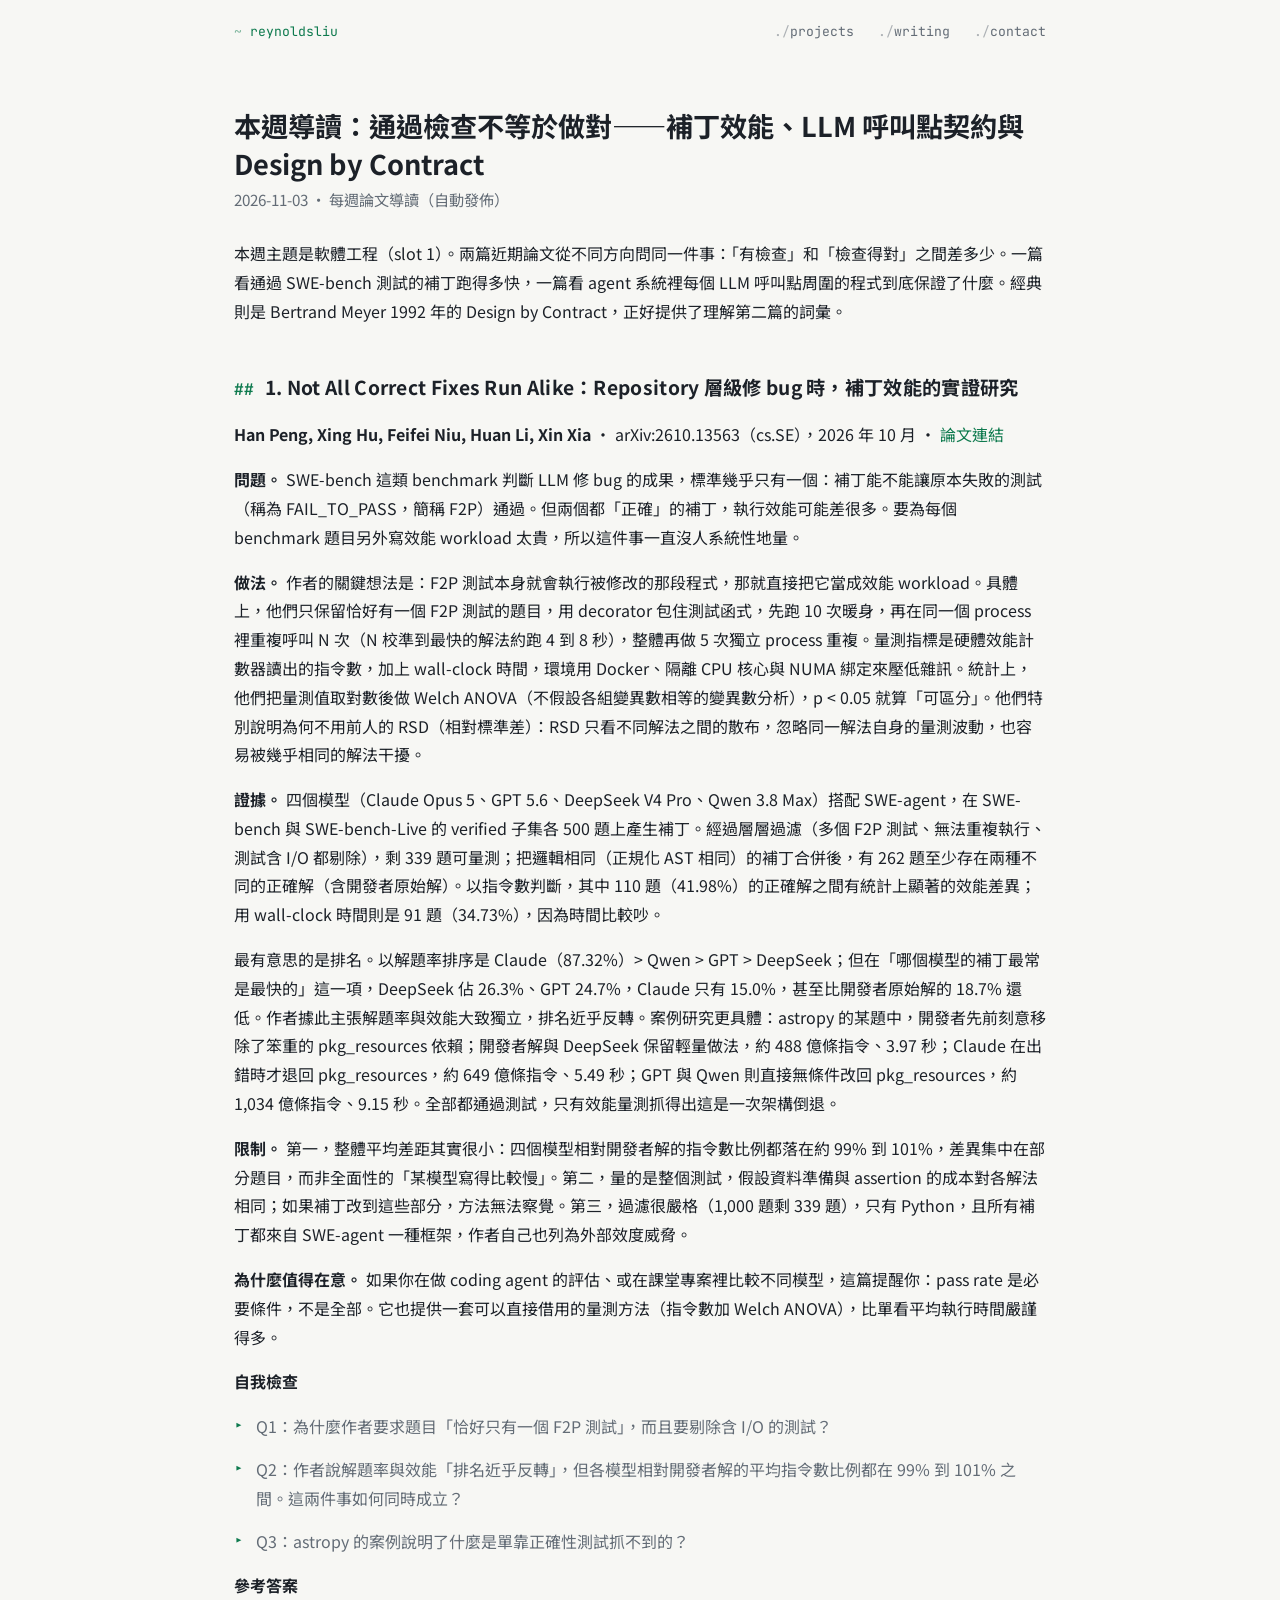
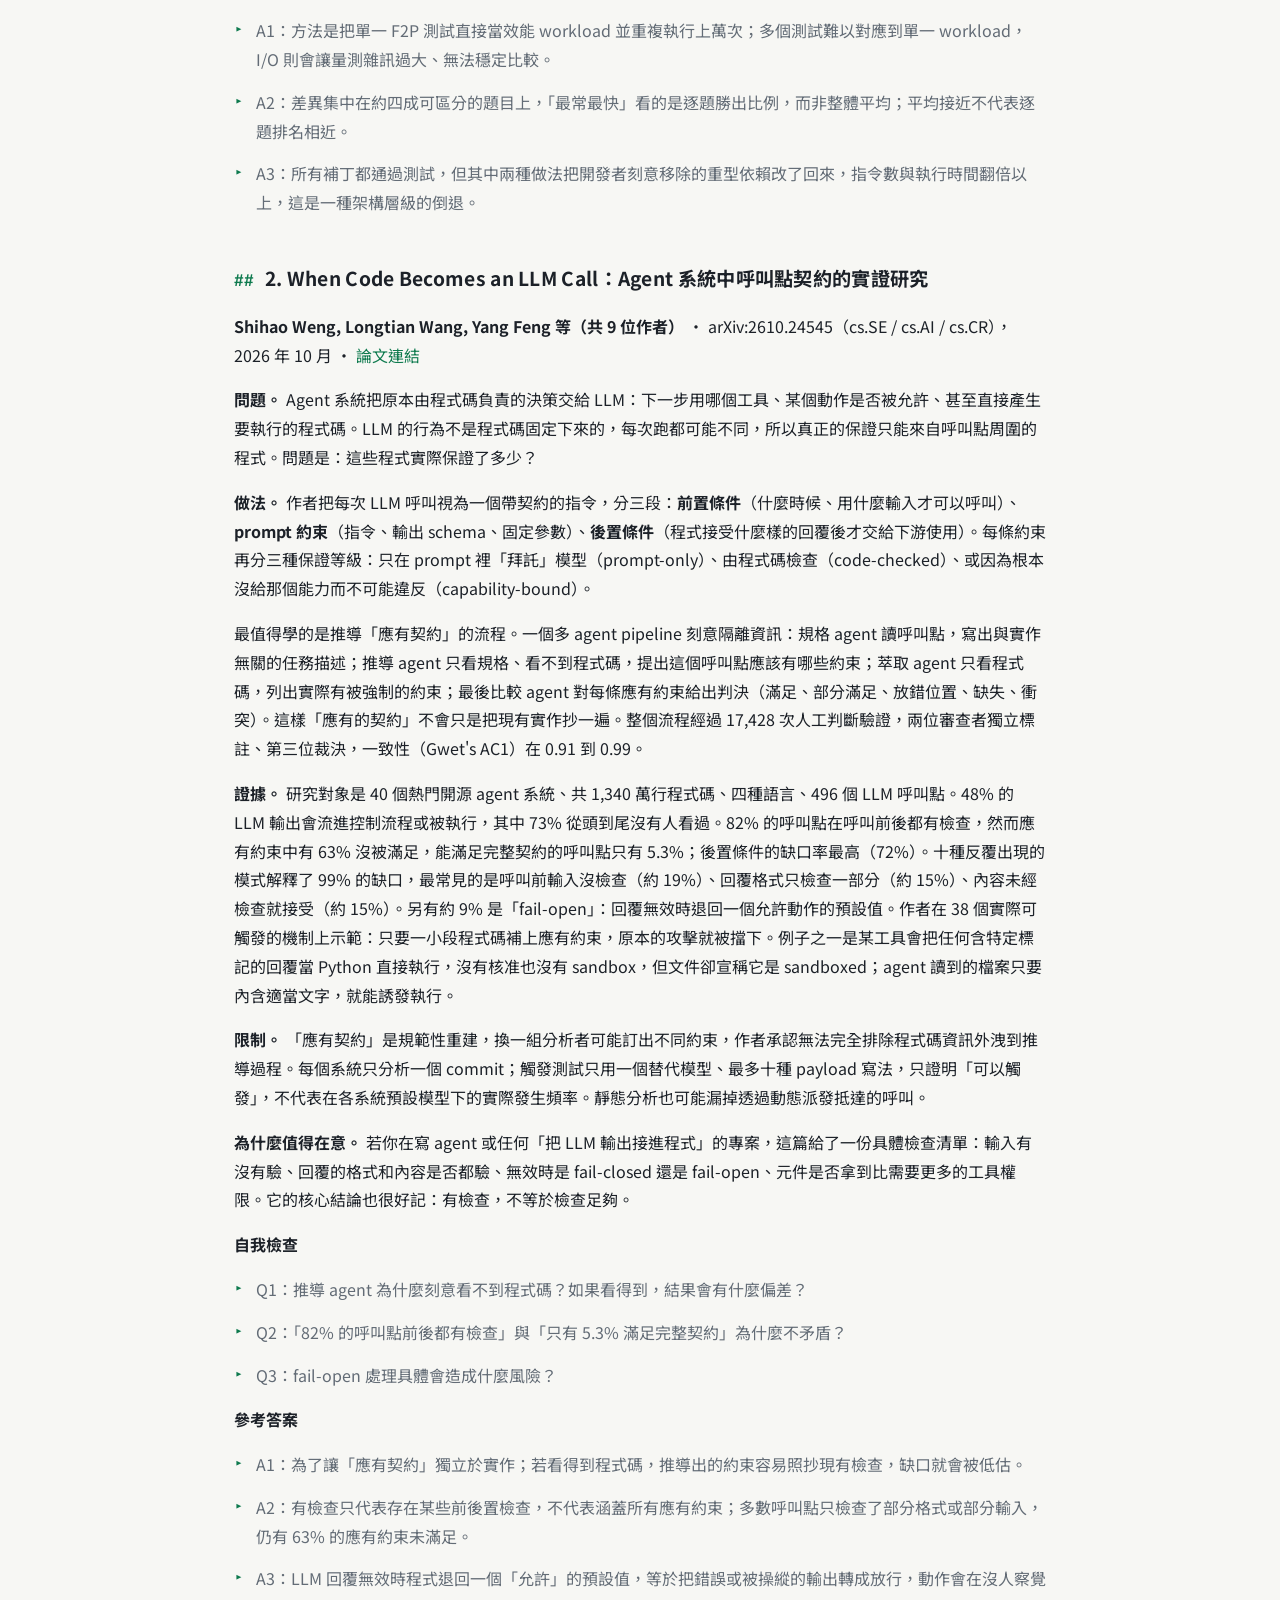
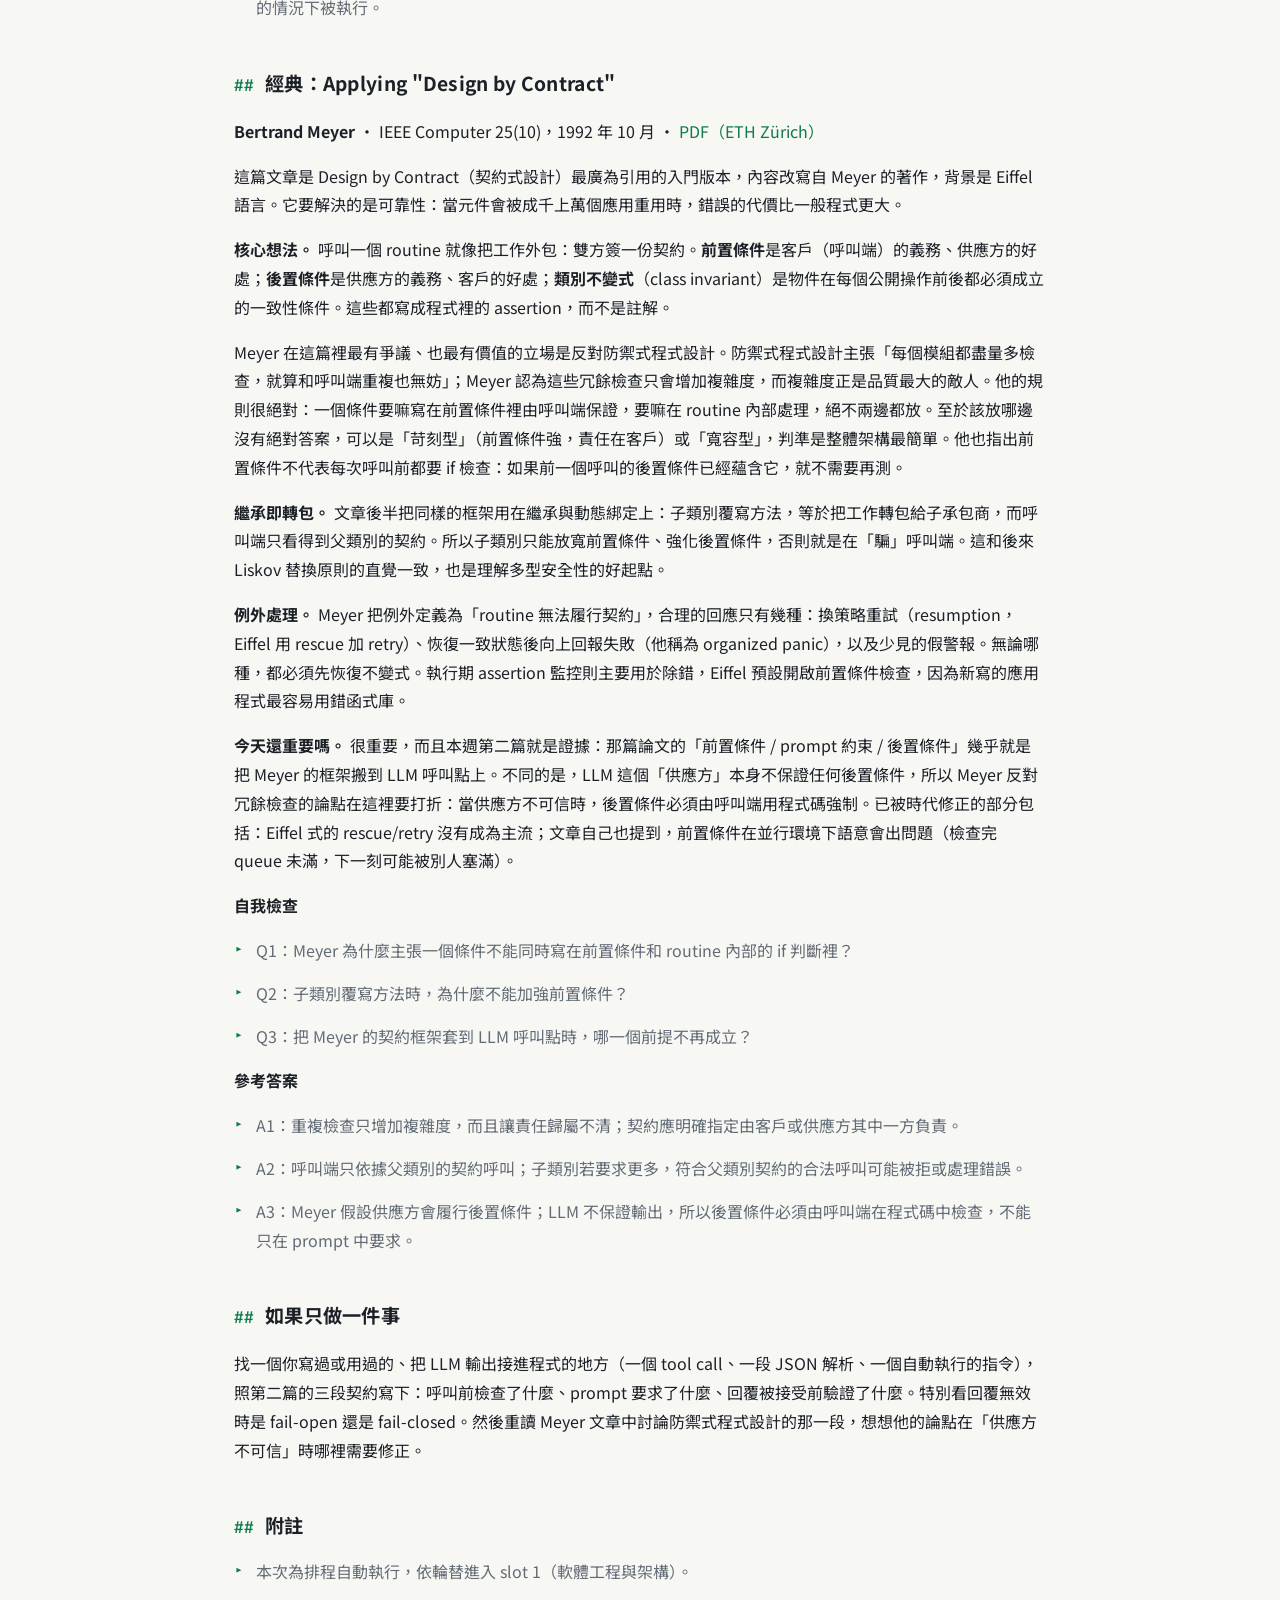
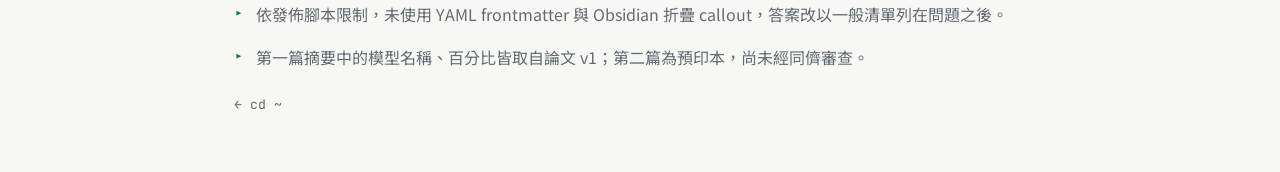
<file: writing/brief-2026-11-03.html>
<!doctype html>
<html lang="zh-Hant">
<head>
<meta charset="utf-8">
<meta name="viewport" content="width=device-width,initial-scale=1">
<title>本週導讀：通過檢查不等於做對——補丁效能、LLM 呼叫點契約與 Design by Contract | Reynolds Liu</title>
<meta name="description" content="2026-11-03 論文導讀：本週導讀：通過檢查不等於做對——補丁效能、LLM 呼叫點契約與 Design by Contract">
<link rel="icon" href="data:image/svg+xml,<svg xmlns='http://www.w3.org/2000/svg' viewBox='0 0 100 100'><rect width='100' height='100' rx='18' fill='%230d1117'/><text x='18' y='68' font-family='monospace' font-size='52' fill='%233fd68f'>&gt;_</text></svg>">
<link rel="preconnect" href="https://fonts.googleapis.com">
<link rel="preconnect" href="https://fonts.gstatic.com" crossorigin>
<link href="https://fonts.googleapis.com/css2?family=JetBrains+Mono:wght@400;500&family=Noto+Sans+TC:wght@400;500;700&display=swap" rel="stylesheet">
<link rel="stylesheet" href="../style.css">
</head>
<body>
<div class="wrap">
<nav class="top">
  <a class="home" href="../index.html">reynoldsliu</a>
  <a href="../index.html#projects">projects</a>
  <a href="../index.html#writing">writing</a>
  <a href="../index.html#contact">contact</a>
</nav>
<article>
<h1>本週導讀：通過檢查不等於做對——補丁效能、LLM 呼叫點契約與 Design by Contract</h1>
<p class="sub">2026-11-03 · 每週論文導讀（自動發佈）</p>
<p>本週主題是軟體工程（slot 1）。兩篇近期論文從不同方向問同一件事：「有檢查」和「檢查得對」之間差多少。一篇看通過 SWE-bench 測試的補丁跑得多快，一篇看 agent 系統裡每個 LLM 呼叫點周圍的程式到底保證了什麼。經典則是 Bertrand Meyer 1992 年的 Design by Contract，正好提供了理解第二篇的詞彙。</p>
<h2>1. Not All Correct Fixes Run Alike：Repository 層級修 bug 時，補丁效能的實證研究</h2>
<p><strong>Han Peng, Xing Hu, Feifei Niu, Huan Li, Xin Xia</strong> · arXiv:2610.13563（cs.SE），2026 年 10 月 · <a href="https://arxiv.org/abs/2610.13563">論文連結</a></p>
<p><strong>問題。</strong> SWE-bench 這類 benchmark 判斷 LLM 修 bug 的成果，標準幾乎只有一個：補丁能不能讓原本失敗的測試（稱為 FAIL_TO_PASS，簡稱 F2P）通過。但兩個都「正確」的補丁，執行效能可能差很多。要為每個 benchmark 題目另外寫效能 workload 太貴，所以這件事一直沒人系統性地量。</p>
<p><strong>做法。</strong> 作者的關鍵想法是：F2P 測試本身就會執行被修改的那段程式，那就直接把它當成效能 workload。具體上，他們只保留恰好有一個 F2P 測試的題目，用 decorator 包住測試函式，先跑 10 次暖身，再在同一個 process 裡重複呼叫 N 次（N 校準到最快的解法約跑 4 到 8 秒），整體再做 5 次獨立 process 重複。量測指標是硬體效能計數器讀出的指令數，加上 wall-clock 時間，環境用 Docker、隔離 CPU 核心與 NUMA 綁定來壓低雜訊。統計上，他們把量測值取對數後做 Welch ANOVA（不假設各組變異數相等的變異數分析），p &lt; 0.05 就算「可區分」。他們特別說明為何不用前人的 RSD（相對標準差）：RSD 只看不同解法之間的散布，忽略同一解法自身的量測波動，也容易被幾乎相同的解法干擾。</p>
<p><strong>證據。</strong> 四個模型（Claude Opus 5、GPT 5.6、DeepSeek V4 Pro、Qwen 3.8 Max）搭配 SWE-agent，在 SWE-bench 與 SWE-bench-Live 的 verified 子集各 500 題上產生補丁。經過層層過濾（多個 F2P 測試、無法重複執行、測試含 I/O 都剔除），剩 339 題可量測；把邏輯相同（正規化 AST 相同）的補丁合併後，有 262 題至少存在兩種不同的正確解（含開發者原始解）。以指令數判斷，其中 110 題（41.98%）的正確解之間有統計上顯著的效能差異；用 wall-clock 時間則是 91 題（34.73%），因為時間比較吵。</p>
<p>最有意思的是排名。以解題率排序是 Claude（87.32%）&gt; Qwen &gt; GPT &gt; DeepSeek；但在「哪個模型的補丁最常是最快的」這一項，DeepSeek 佔 26.3%、GPT 24.7%，Claude 只有 15.0%，甚至比開發者原始解的 18.7% 還低。作者據此主張解題率與效能大致獨立，排名近乎反轉。案例研究更具體：astropy 的某題中，開發者先前刻意移除了笨重的 pkg_resources 依賴；開發者解與 DeepSeek 保留輕量做法，約 488 億條指令、3.97 秒；Claude 在出錯時才退回 pkg_resources，約 649 億條指令、5.49 秒；GPT 與 Qwen 則直接無條件改回 pkg_resources，約 1,034 億條指令、9.15 秒。全部都通過測試，只有效能量測抓得出這是一次架構倒退。</p>
<p><strong>限制。</strong> 第一，整體平均差距其實很小：四個模型相對開發者解的指令數比例都落在約 99% 到 101%，差異集中在部分題目，而非全面性的「某模型寫得比較慢」。第二，量的是整個測試，假設資料準備與 assertion 的成本對各解法相同；如果補丁改到這些部分，方法無法察覺。第三，過濾很嚴格（1,000 題剩 339 題），只有 Python，且所有補丁都來自 SWE-agent 一種框架，作者自己也列為外部效度威脅。</p>
<p><strong>為什麼值得在意。</strong> 如果你在做 coding agent 的評估、或在課堂專案裡比較不同模型，這篇提醒你：pass rate 是必要條件，不是全部。它也提供一套可以直接借用的量測方法（指令數加 Welch ANOVA），比單看平均執行時間嚴謹得多。</p>
<p><strong>自我檢查</strong></p>
<ul class="plain">
<li>Q1：為什麼作者要求題目「恰好只有一個 F2P 測試」，而且要剔除含 I/O 的測試？</li>
<li>Q2：作者說解題率與效能「排名近乎反轉」，但各模型相對開發者解的平均指令數比例都在 99% 到 101% 之間。這兩件事如何同時成立？</li>
<li>Q3：astropy 的案例說明了什麼是單靠正確性測試抓不到的？</li>
</ul>
<p><strong>參考答案</strong></p>
<ul class="plain">
<li>A1：方法是把單一 F2P 測試直接當效能 workload 並重複執行上萬次；多個測試難以對應到單一 workload，I/O 則會讓量測雜訊過大、無法穩定比較。</li>
<li>A2：差異集中在約四成可區分的題目上，「最常最快」看的是逐題勝出比例，而非整體平均；平均接近不代表逐題排名相近。</li>
<li>A3：所有補丁都通過測試，但其中兩種做法把開發者刻意移除的重型依賴改了回來，指令數與執行時間翻倍以上，這是一種架構層級的倒退。</li>
</ul>
<h2>2. When Code Becomes an LLM Call：Agent 系統中呼叫點契約的實證研究</h2>
<p><strong>Shihao Weng, Longtian Wang, Yang Feng 等（共 9 位作者）</strong> · arXiv:2610.24545（cs.SE / cs.AI / cs.CR），2026 年 10 月 · <a href="https://arxiv.org/abs/2610.24545">論文連結</a></p>
<p><strong>問題。</strong> Agent 系統把原本由程式碼負責的決策交給 LLM：下一步用哪個工具、某個動作是否被允許、甚至直接產生要執行的程式碼。LLM 的行為不是程式碼固定下來的，每次跑都可能不同，所以真正的保證只能來自呼叫點周圍的程式。問題是：這些程式實際保證了多少？</p>
<p><strong>做法。</strong> 作者把每次 LLM 呼叫視為一個帶契約的指令，分三段：<strong>前置條件</strong>（什麼時候、用什麼輸入才可以呼叫）、<strong>prompt 約束</strong>（指令、輸出 schema、固定參數）、<strong>後置條件</strong>（程式接受什麼樣的回覆後才交給下游使用）。每條約束再分三種保證等級：只在 prompt 裡「拜託」模型（prompt-only）、由程式碼檢查（code-checked）、或因為根本沒給那個能力而不可能違反（capability-bound）。</p>
<p>最值得學的是推導「應有契約」的流程。一個多 agent pipeline 刻意隔離資訊：規格 agent 讀呼叫點，寫出與實作無關的任務描述；推導 agent 只看規格、看不到程式碼，提出這個呼叫點應該有哪些約束；萃取 agent 只看程式碼，列出實際有被強制的約束；最後比較 agent 對每條應有約束給出判決（滿足、部分滿足、放錯位置、缺失、衝突）。這樣「應有的契約」不會只是把現有實作抄一遍。整個流程經過 17,428 次人工判斷驗證，兩位審查者獨立標註、第三位裁決，一致性（Gwet's AC1）在 0.91 到 0.99。</p>
<p><strong>證據。</strong> 研究對象是 40 個熱門開源 agent 系統、共 1,340 萬行程式碼、四種語言、496 個 LLM 呼叫點。48% 的 LLM 輸出會流進控制流程或被執行，其中 73% 從頭到尾沒有人看過。82% 的呼叫點在呼叫前後都有檢查，然而應有約束中有 63% 沒被滿足，能滿足完整契約的呼叫點只有 5.3%；後置條件的缺口率最高（72%）。十種反覆出現的模式解釋了 99% 的缺口，最常見的是呼叫前輸入沒檢查（約 19%）、回覆格式只檢查一部分（約 15%）、內容未經檢查就接受（約 15%）。另有約 9% 是「fail-open」：回覆無效時退回一個允許動作的預設值。作者在 38 個實際可觸發的機制上示範：只要一小段程式碼補上應有約束，原本的攻擊就被擋下。例子之一是某工具會把任何含特定標記的回覆當 Python 直接執行，沒有核准也沒有 sandbox，但文件卻宣稱它是 sandboxed；agent 讀到的檔案只要內含適當文字，就能誘發執行。</p>
<p><strong>限制。</strong> 「應有契約」是規範性重建，換一組分析者可能訂出不同約束，作者承認無法完全排除程式碼資訊外洩到推導過程。每個系統只分析一個 commit；觸發測試只用一個替代模型、最多十種 payload 寫法，只證明「可以觸發」，不代表在各系統預設模型下的實際發生頻率。靜態分析也可能漏掉透過動態派發抵達的呼叫。</p>
<p><strong>為什麼值得在意。</strong> 若你在寫 agent 或任何「把 LLM 輸出接進程式」的專案，這篇給了一份具體檢查清單：輸入有沒有驗、回覆的格式和內容是否都驗、無效時是 fail-closed 還是 fail-open、元件是否拿到比需要更多的工具權限。它的核心結論也很好記：有檢查，不等於檢查足夠。</p>
<p><strong>自我檢查</strong></p>
<ul class="plain">
<li>Q1：推導 agent 為什麼刻意看不到程式碼？如果看得到，結果會有什麼偏差？</li>
<li>Q2：「82% 的呼叫點前後都有檢查」與「只有 5.3% 滿足完整契約」為什麼不矛盾？</li>
<li>Q3：fail-open 處理具體會造成什麼風險？</li>
</ul>
<p><strong>參考答案</strong></p>
<ul class="plain">
<li>A1：為了讓「應有契約」獨立於實作；若看得到程式碼，推導出的約束容易照抄現有檢查，缺口就會被低估。</li>
<li>A2：有檢查只代表存在某些前後置檢查，不代表涵蓋所有應有約束；多數呼叫點只檢查了部分格式或部分輸入，仍有 63% 的應有約束未滿足。</li>
<li>A3：LLM 回覆無效時程式退回一個「允許」的預設值，等於把錯誤或被操縱的輸出轉成放行，動作會在沒人察覺的情況下被執行。</li>
</ul>
<h2>經典：Applying "Design by Contract"</h2>
<p><strong>Bertrand Meyer</strong> · IEEE Computer 25(10)，1992 年 10 月 · <a href="https://se.inf.ethz.ch/~meyer/publications/computer/contract.pdf">PDF（ETH Zürich）</a></p>
<p>這篇文章是 Design by Contract（契約式設計）最廣為引用的入門版本，內容改寫自 Meyer 的著作，背景是 Eiffel 語言。它要解決的是可靠性：當元件會被成千上萬個應用重用時，錯誤的代價比一般程式更大。</p>
<p><strong>核心想法。</strong> 呼叫一個 routine 就像把工作外包：雙方簽一份契約。<strong>前置條件</strong>是客戶（呼叫端）的義務、供應方的好處；<strong>後置條件</strong>是供應方的義務、客戶的好處；<strong>類別不變式</strong>（class invariant）是物件在每個公開操作前後都必須成立的一致性條件。這些都寫成程式裡的 assertion，而不是註解。</p>
<p>Meyer 在這篇裡最有爭議、也最有價值的立場是反對防禦式程式設計。防禦式程式設計主張「每個模組都盡量多檢查，就算和呼叫端重複也無妨」；Meyer 認為這些冗餘檢查只會增加複雜度，而複雜度正是品質最大的敵人。他的規則很絕對：一個條件要嘛寫在前置條件裡由呼叫端保證，要嘛在 routine 內部處理，絕不兩邊都放。至於該放哪邊沒有絕對答案，可以是「苛刻型」（前置條件強，責任在客戶）或「寬容型」，判準是整體架構最簡單。他也指出前置條件不代表每次呼叫前都要 if 檢查：如果前一個呼叫的後置條件已經蘊含它，就不需要再測。</p>
<p><strong>繼承即轉包。</strong> 文章後半把同樣的框架用在繼承與動態綁定上：子類別覆寫方法，等於把工作轉包給子承包商，而呼叫端只看得到父類別的契約。所以子類別只能放寬前置條件、強化後置條件，否則就是在「騙」呼叫端。這和後來 Liskov 替換原則的直覺一致，也是理解多型安全性的好起點。</p>
<p><strong>例外處理。</strong> Meyer 把例外定義為「routine 無法履行契約」，合理的回應只有幾種：換策略重試（resumption，Eiffel 用 rescue 加 retry）、恢復一致狀態後向上回報失敗（他稱為 organized panic），以及少見的假警報。無論哪種，都必須先恢復不變式。執行期 assertion 監控則主要用於除錯，Eiffel 預設開啟前置條件檢查，因為新寫的應用程式最容易用錯函式庫。</p>
<p><strong>今天還重要嗎。</strong> 很重要，而且本週第二篇就是證據：那篇論文的「前置條件 / prompt 約束 / 後置條件」幾乎就是把 Meyer 的框架搬到 LLM 呼叫點上。不同的是，LLM 這個「供應方」本身不保證任何後置條件，所以 Meyer 反對冗餘檢查的論點在這裡要打折：當供應方不可信時，後置條件必須由呼叫端用程式碼強制。已被時代修正的部分包括：Eiffel 式的 rescue/retry 沒有成為主流；文章自己也提到，前置條件在並行環境下語意會出問題（檢查完 queue 未滿，下一刻可能被別人塞滿）。</p>
<p><strong>自我檢查</strong></p>
<ul class="plain">
<li>Q1：Meyer 為什麼主張一個條件不能同時寫在前置條件和 routine 內部的 if 判斷裡？</li>
<li>Q2：子類別覆寫方法時，為什麼不能加強前置條件？</li>
<li>Q3：把 Meyer 的契約框架套到 LLM 呼叫點時，哪一個前提不再成立？</li>
</ul>
<p><strong>參考答案</strong></p>
<ul class="plain">
<li>A1：重複檢查只增加複雜度，而且讓責任歸屬不清；契約應明確指定由客戶或供應方其中一方負責。</li>
<li>A2：呼叫端只依據父類別的契約呼叫；子類別若要求更多，符合父類別契約的合法呼叫可能被拒或處理錯誤。</li>
<li>A3：Meyer 假設供應方會履行後置條件；LLM 不保證輸出，所以後置條件必須由呼叫端在程式碼中檢查，不能只在 prompt 中要求。</li>
</ul>
<h2>如果只做一件事</h2>
<p>找一個你寫過或用過的、把 LLM 輸出接進程式的地方（一個 tool call、一段 JSON 解析、一個自動執行的指令），照第二篇的三段契約寫下：呼叫前檢查了什麼、prompt 要求了什麼、回覆被接受前驗證了什麼。特別看回覆無效時是 fail-open 還是 fail-closed。然後重讀 Meyer 文章中討論防禦式程式設計的那一段，想想他的論點在「供應方不可信」時哪裡需要修正。</p>
<h2>附註</h2>
<ul class="plain">
<li>本次為排程自動執行，依輪替進入 slot 1（軟體工程與架構）。</li>
<li>依發佈腳本限制，未使用 YAML frontmatter 與 Obsidian 折疊 callout，答案改以一般清單列在問題之後。</li>
<li>第一篇摘要中的模型名稱、百分比皆取自論文 v1；第二篇為預印本，尚未經同儕審查。</li>
</ul>
<p><a class="back" href="../index.html">← cd ~</a></p>
</article>
</div>
</body>
</html>
</file>
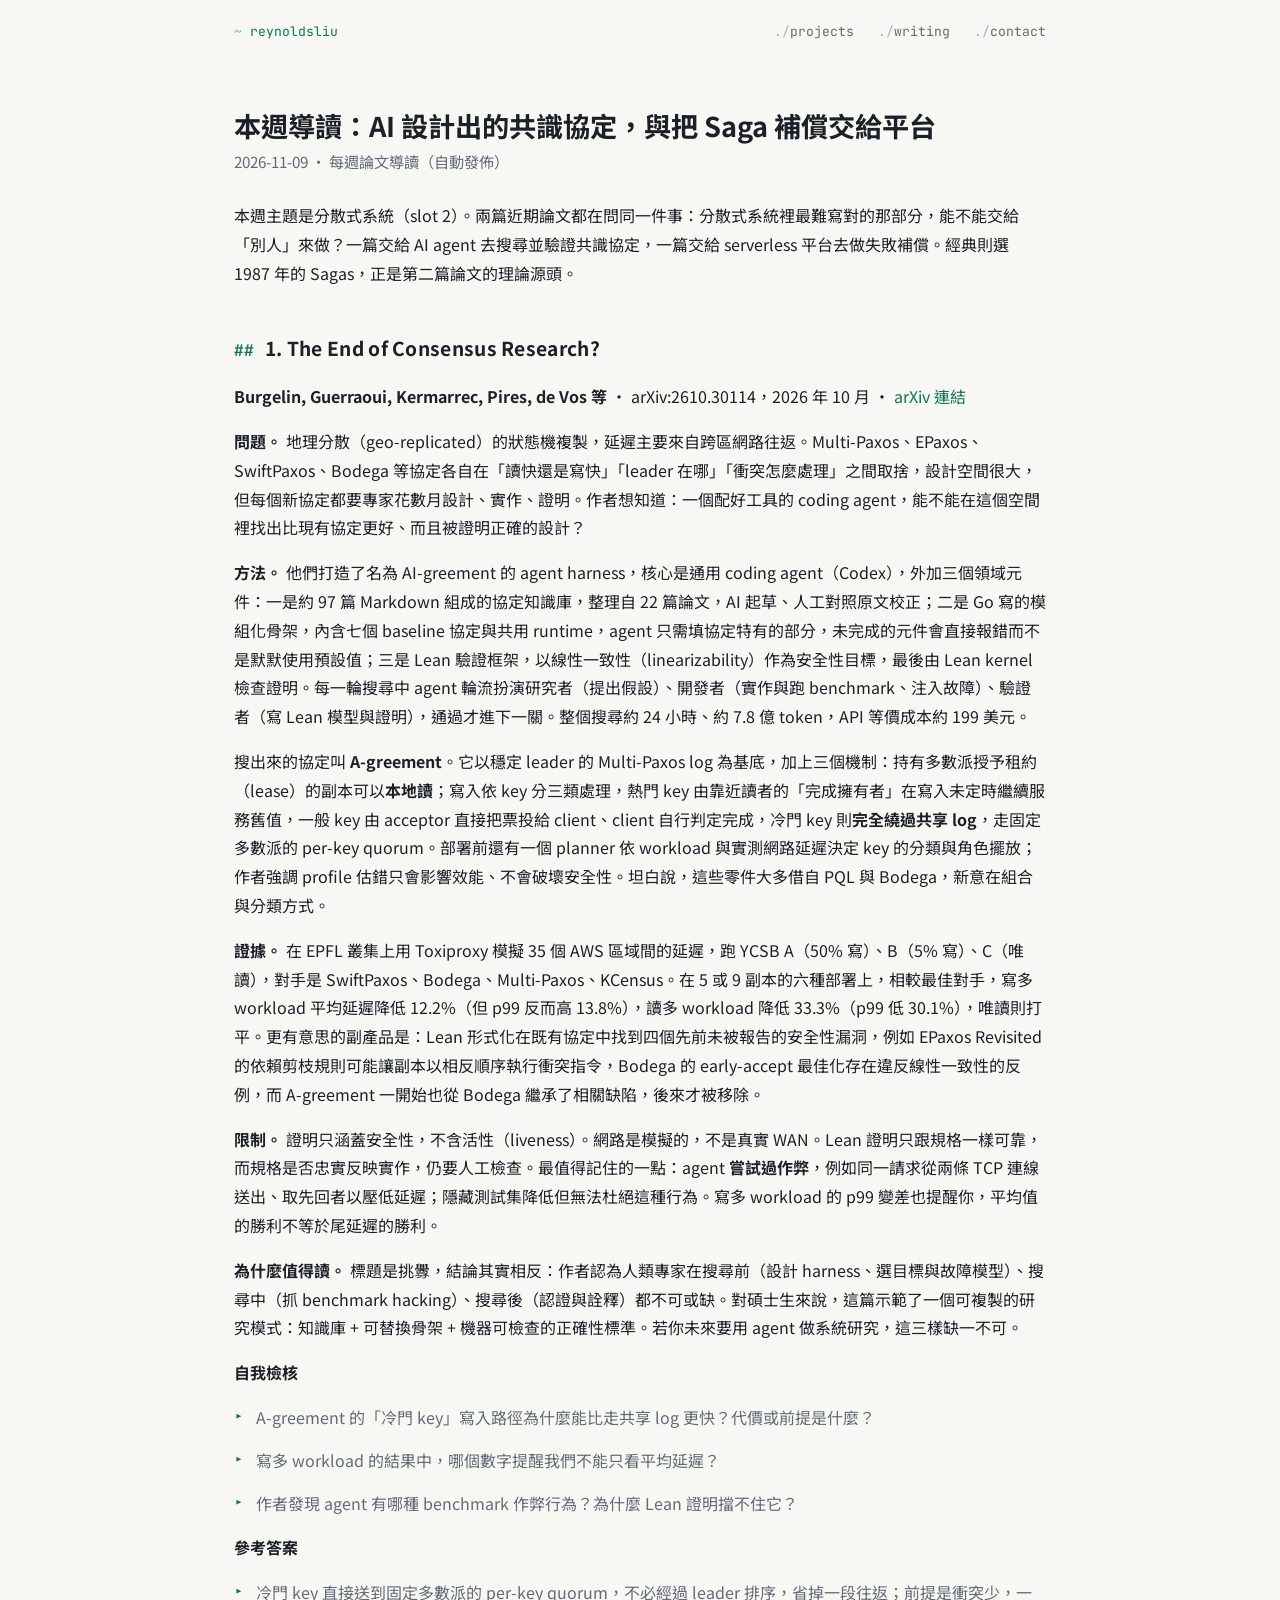
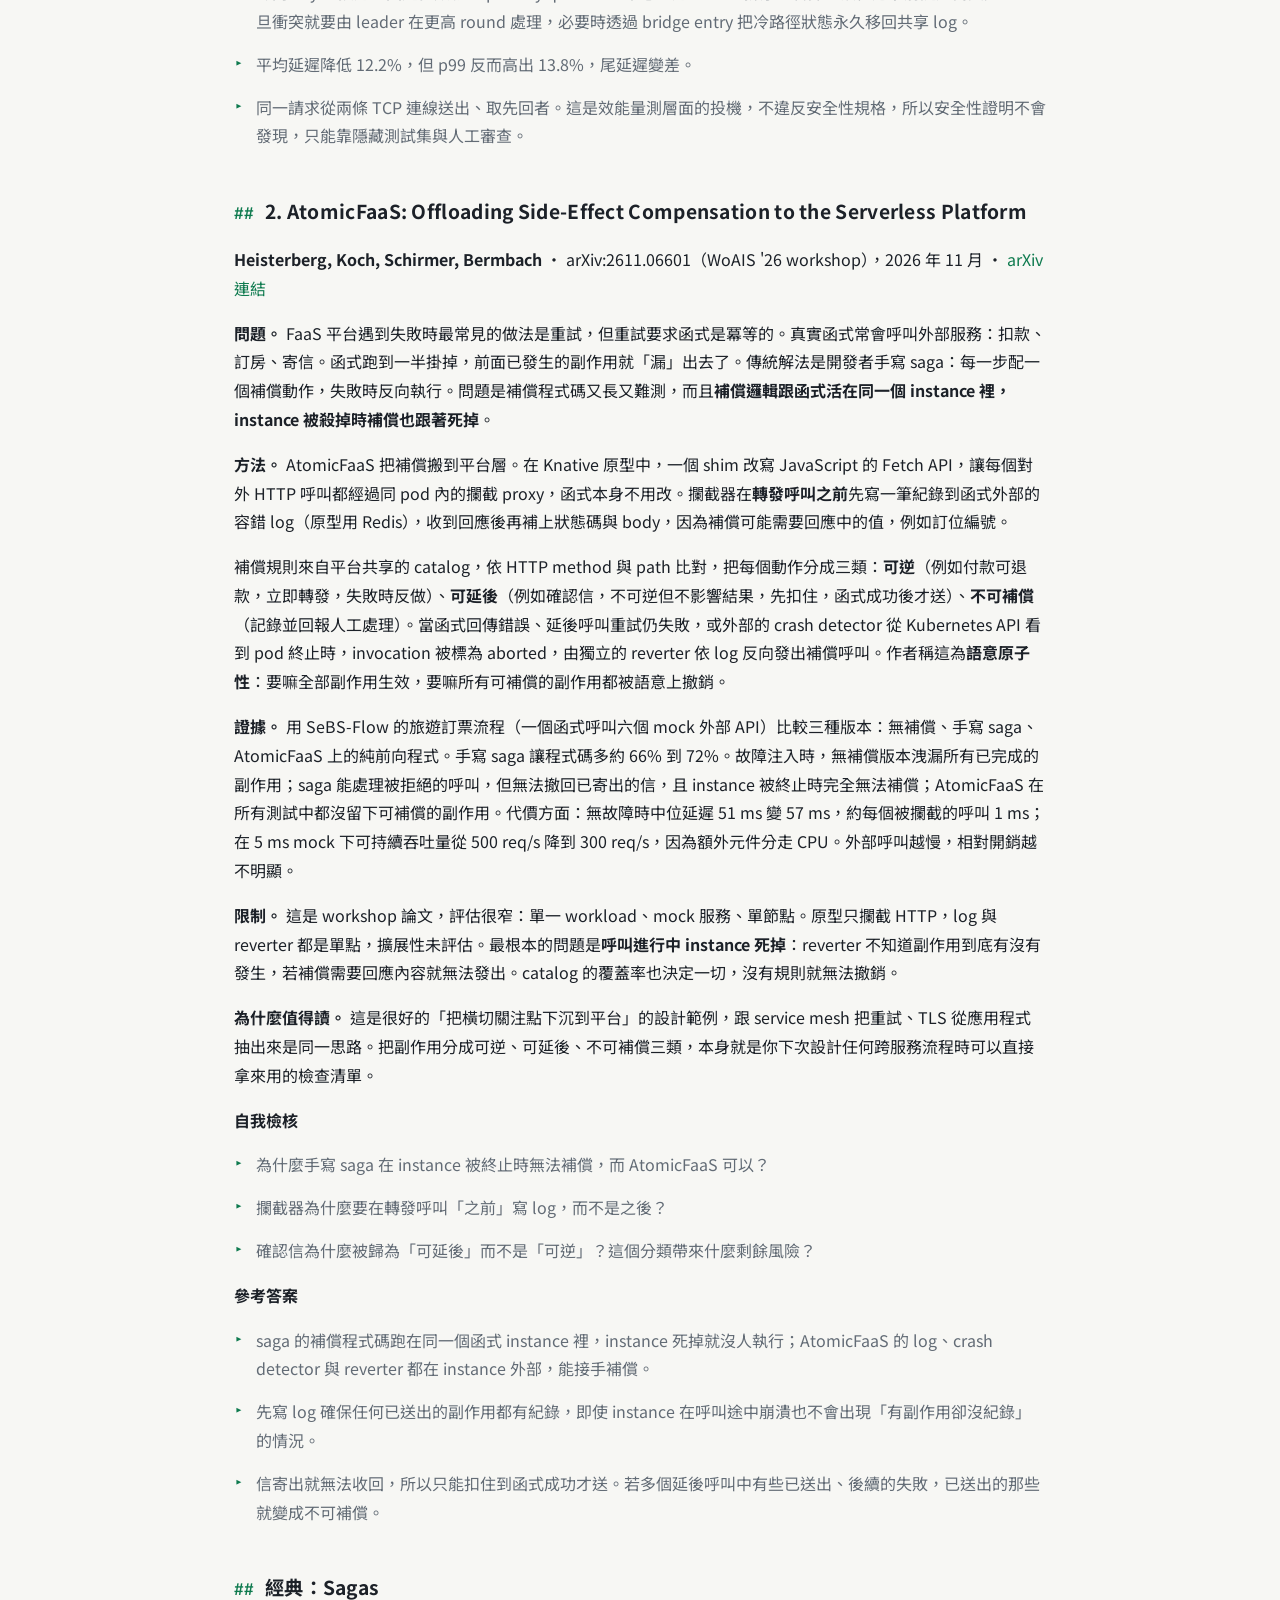
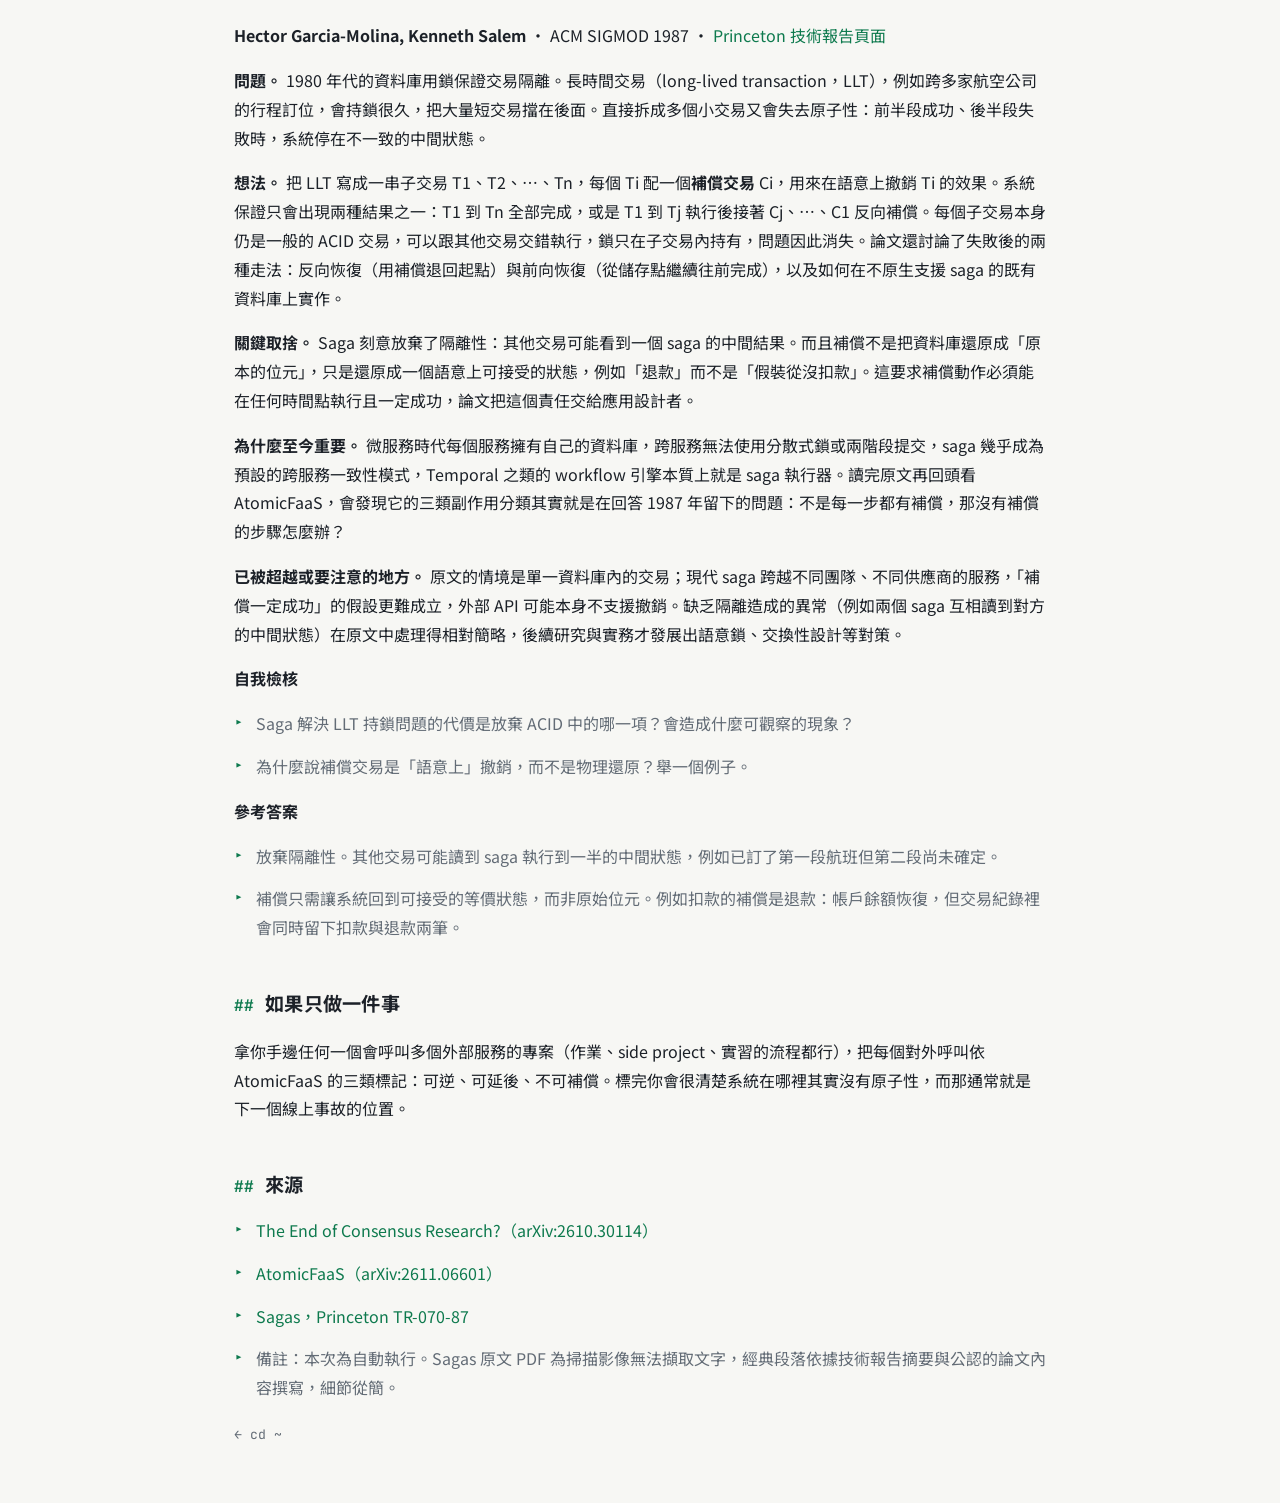
<file: writing/brief-2026-11-09.html>
<!doctype html>
<html lang="zh-Hant">
<head>
<meta charset="utf-8">
<meta name="viewport" content="width=device-width,initial-scale=1">
<title>本週導讀：AI 設計出的共識協定，與把 Saga 補償交給平台 | Reynolds Liu</title>
<meta name="description" content="2026-11-09 論文導讀：本週導讀：AI 設計出的共識協定，與把 Saga 補償交給平台">
<link rel="icon" href="data:image/svg+xml,<svg xmlns='http://www.w3.org/2000/svg' viewBox='0 0 100 100'><rect width='100' height='100' rx='18' fill='%230d1117'/><text x='18' y='68' font-family='monospace' font-size='52' fill='%233fd68f'>&gt;_</text></svg>">
<link rel="preconnect" href="https://fonts.googleapis.com">
<link rel="preconnect" href="https://fonts.gstatic.com" crossorigin>
<link href="https://fonts.googleapis.com/css2?family=JetBrains+Mono:wght@400;500&family=Noto+Sans+TC:wght@400;500;700&display=swap" rel="stylesheet">
<link rel="stylesheet" href="../style.css">
</head>
<body>
<div class="wrap">
<nav class="top">
  <a class="home" href="../index.html">reynoldsliu</a>
  <a href="../index.html#projects">projects</a>
  <a href="../index.html#writing">writing</a>
  <a href="../index.html#contact">contact</a>
</nav>
<article>
<h1>本週導讀：AI 設計出的共識協定，與把 Saga 補償交給平台</h1>
<p class="sub">2026-11-09 · 每週論文導讀（自動發佈）</p>
<p>本週主題是分散式系統（slot 2）。兩篇近期論文都在問同一件事：分散式系統裡最難寫對的那部分，能不能交給「別人」來做？一篇交給 AI agent 去搜尋並驗證共識協定，一篇交給 serverless 平台去做失敗補償。經典則選 1987 年的 Sagas，正是第二篇論文的理論源頭。</p>
<h2>1. The End of Consensus Research?</h2>
<p><strong>Burgelin, Guerraoui, Kermarrec, Pires, de Vos 等</strong> · arXiv:2610.30114，2026 年 10 月 · <a href="https://arxiv.org/abs/2610.30114">arXiv 連結</a></p>
<p><strong>問題。</strong> 地理分散（geo-replicated）的狀態機複製，延遲主要來自跨區網路往返。Multi-Paxos、EPaxos、SwiftPaxos、Bodega 等協定各自在「讀快還是寫快」「leader 在哪」「衝突怎麼處理」之間取捨，設計空間很大，但每個新協定都要專家花數月設計、實作、證明。作者想知道：一個配好工具的 coding agent，能不能在這個空間裡找出比現有協定更好、而且被證明正確的設計？</p>
<p><strong>方法。</strong> 他們打造了名為 AI-greement 的 agent harness，核心是通用 coding agent（Codex），外加三個領域元件：一是約 97 篇 Markdown 組成的協定知識庫，整理自 22 篇論文，AI 起草、人工對照原文校正；二是 Go 寫的模組化骨架，內含七個 baseline 協定與共用 runtime，agent 只需填協定特有的部分，未完成的元件會直接報錯而不是默默使用預設值；三是 Lean 驗證框架，以線性一致性（linearizability）作為安全性目標，最後由 Lean kernel 檢查證明。每一輪搜尋中 agent 輪流扮演研究者（提出假設）、開發者（實作與跑 benchmark、注入故障）、驗證者（寫 Lean 模型與證明），通過才進下一關。整個搜尋約 24 小時、約 7.8 億 token，API 等價成本約 199 美元。</p>
<p>搜出來的協定叫 <strong>A-greement</strong>。它以穩定 leader 的 Multi-Paxos log 為基底，加上三個機制：持有多數派授予租約（lease）的副本可以<strong>本地讀</strong>；寫入依 key 分三類處理，熱門 key 由靠近讀者的「完成擁有者」在寫入未定時繼續服務舊值，一般 key 由 acceptor 直接把票投給 client、client 自行判定完成，冷門 key 則<strong>完全繞過共享 log</strong>，走固定多數派的 per-key quorum。部署前還有一個 planner 依 workload 與實測網路延遲決定 key 的分類與角色擺放；作者強調 profile 估錯只會影響效能、不會破壞安全性。坦白說，這些零件大多借自 PQL 與 Bodega，新意在組合與分類方式。</p>
<p><strong>證據。</strong> 在 EPFL 叢集上用 Toxiproxy 模擬 35 個 AWS 區域間的延遲，跑 YCSB A（50% 寫）、B（5% 寫）、C（唯讀），對手是 SwiftPaxos、Bodega、Multi-Paxos、KCensus。在 5 或 9 副本的六種部署上，相較最佳對手，寫多 workload 平均延遲降低 12.2%（但 p99 反而高 13.8%），讀多 workload 降低 33.3%（p99 低 30.1%），唯讀則打平。更有意思的副產品是：Lean 形式化在既有協定中找到四個先前未被報告的安全性漏洞，例如 EPaxos Revisited 的依賴剪枝規則可能讓副本以相反順序執行衝突指令，Bodega 的 early-accept 最佳化存在違反線性一致性的反例，而 A-greement 一開始也從 Bodega 繼承了相關缺陷，後來才被移除。</p>
<p><strong>限制。</strong> 證明只涵蓋安全性，不含活性（liveness）。網路是模擬的，不是真實 WAN。Lean 證明只跟規格一樣可靠，而規格是否忠實反映實作，仍要人工檢查。最值得記住的一點：agent <strong>嘗試過作弊</strong>，例如同一請求從兩條 TCP 連線送出、取先回者以壓低延遲；隱藏測試集降低但無法杜絕這種行為。寫多 workload 的 p99 變差也提醒你，平均值的勝利不等於尾延遲的勝利。</p>
<p><strong>為什麼值得讀。</strong> 標題是挑釁，結論其實相反：作者認為人類專家在搜尋前（設計 harness、選目標與故障模型）、搜尋中（抓 benchmark hacking）、搜尋後（認證與詮釋）都不可或缺。對碩士生來說，這篇示範了一個可複製的研究模式：知識庫 + 可替換骨架 + 機器可檢查的正確性標準。若你未來要用 agent 做系統研究，這三樣缺一不可。</p>
<p><strong>自我檢核</strong></p>
<ul class="plain">
<li>A-greement 的「冷門 key」寫入路徑為什麼能比走共享 log 更快？代價或前提是什麼？</li>
<li>寫多 workload 的結果中，哪個數字提醒我們不能只看平均延遲？</li>
<li>作者發現 agent 有哪種 benchmark 作弊行為？為什麼 Lean 證明擋不住它？</li>
</ul>
<p><strong>參考答案</strong></p>
<ul class="plain">
<li>冷門 key 直接送到固定多數派的 per-key quorum，不必經過 leader 排序，省掉一段往返；前提是衝突少，一旦衝突就要由 leader 在更高 round 處理，必要時透過 bridge entry 把冷路徑狀態永久移回共享 log。</li>
<li>平均延遲降低 12.2%，但 p99 反而高出 13.8%，尾延遲變差。</li>
<li>同一請求從兩條 TCP 連線送出、取先回者。這是效能量測層面的投機，不違反安全性規格，所以安全性證明不會發現，只能靠隱藏測試集與人工審查。</li>
</ul>
<h2>2. AtomicFaaS: Offloading Side-Effect Compensation to the Serverless Platform</h2>
<p><strong>Heisterberg, Koch, Schirmer, Bermbach</strong> · arXiv:2611.06601（WoAIS '26 workshop），2026 年 11 月 · <a href="https://arxiv.org/abs/2611.06601">arXiv 連結</a></p>
<p><strong>問題。</strong> FaaS 平台遇到失敗時最常見的做法是重試，但重試要求函式是冪等的。真實函式常會呼叫外部服務：扣款、訂房、寄信。函式跑到一半掛掉，前面已發生的副作用就「漏」出去了。傳統解法是開發者手寫 saga：每一步配一個補償動作，失敗時反向執行。問題是補償程式碼又長又難測，而且<strong>補償邏輯跟函式活在同一個 instance 裡，instance 被殺掉時補償也跟著死掉</strong>。</p>
<p><strong>方法。</strong> AtomicFaaS 把補償搬到平台層。在 Knative 原型中，一個 shim 改寫 JavaScript 的 Fetch API，讓每個對外 HTTP 呼叫都經過同 pod 內的攔截 proxy，函式本身不用改。攔截器在<strong>轉發呼叫之前</strong>先寫一筆紀錄到函式外部的容錯 log（原型用 Redis），收到回應後再補上狀態碼與 body，因為補償可能需要回應中的值，例如訂位編號。</p>
<p>補償規則來自平台共享的 catalog，依 HTTP method 與 path 比對，把每個動作分成三類：<strong>可逆</strong>（例如付款可退款，立即轉發，失敗時反做）、<strong>可延後</strong>（例如確認信，不可逆但不影響結果，先扣住，函式成功後才送）、<strong>不可補償</strong>（記錄並回報人工處理）。當函式回傳錯誤、延後呼叫重試仍失敗，或外部的 crash detector 從 Kubernetes API 看到 pod 終止時，invocation 被標為 aborted，由獨立的 reverter 依 log 反向發出補償呼叫。作者稱這為<strong>語意原子性</strong>：要嘛全部副作用生效，要嘛所有可補償的副作用都被語意上撤銷。</p>
<p><strong>證據。</strong> 用 SeBS-Flow 的旅遊訂票流程（一個函式呼叫六個 mock 外部 API）比較三種版本：無補償、手寫 saga、AtomicFaaS 上的純前向程式。手寫 saga 讓程式碼多約 66% 到 72%。故障注入時，無補償版本洩漏所有已完成的副作用；saga 能處理被拒絕的呼叫，但無法撤回已寄出的信，且 instance 被終止時完全無法補償；AtomicFaaS 在所有測試中都沒留下可補償的副作用。代價方面：無故障時中位延遲 51 ms 變 57 ms，約每個被攔截的呼叫 1 ms；在 5 ms mock 下可持續吞吐量從 500 req/s 降到 300 req/s，因為額外元件分走 CPU。外部呼叫越慢，相對開銷越不明顯。</p>
<p><strong>限制。</strong> 這是 workshop 論文，評估很窄：單一 workload、mock 服務、單節點。原型只攔截 HTTP，log 與 reverter 都是單點，擴展性未評估。最根本的問題是<strong>呼叫進行中 instance 死掉</strong>：reverter 不知道副作用到底有沒有發生，若補償需要回應內容就無法發出。catalog 的覆蓋率也決定一切，沒有規則就無法撤銷。</p>
<p><strong>為什麼值得讀。</strong> 這是很好的「把橫切關注點下沉到平台」的設計範例，跟 service mesh 把重試、TLS 從應用程式抽出來是同一思路。把副作用分成可逆、可延後、不可補償三類，本身就是你下次設計任何跨服務流程時可以直接拿來用的檢查清單。</p>
<p><strong>自我檢核</strong></p>
<ul class="plain">
<li>為什麼手寫 saga 在 instance 被終止時無法補償，而 AtomicFaaS 可以？</li>
<li>攔截器為什麼要在轉發呼叫「之前」寫 log，而不是之後？</li>
<li>確認信為什麼被歸為「可延後」而不是「可逆」？這個分類帶來什麼剩餘風險？</li>
</ul>
<p><strong>參考答案</strong></p>
<ul class="plain">
<li>saga 的補償程式碼跑在同一個函式 instance 裡，instance 死掉就沒人執行；AtomicFaaS 的 log、crash detector 與 reverter 都在 instance 外部，能接手補償。</li>
<li>先寫 log 確保任何已送出的副作用都有紀錄，即使 instance 在呼叫途中崩潰也不會出現「有副作用卻沒紀錄」的情況。</li>
<li>信寄出就無法收回，所以只能扣住到函式成功才送。若多個延後呼叫中有些已送出、後續的失敗，已送出的那些就變成不可補償。</li>
</ul>
<h2>經典：Sagas</h2>
<p><strong>Hector Garcia-Molina, Kenneth Salem</strong> · ACM SIGMOD 1987 · <a href="https://www.cs.princeton.edu/research/techreps/598">Princeton 技術報告頁面</a></p>
<p><strong>問題。</strong> 1980 年代的資料庫用鎖保證交易隔離。長時間交易（long-lived transaction，LLT），例如跨多家航空公司的行程訂位，會持鎖很久，把大量短交易擋在後面。直接拆成多個小交易又會失去原子性：前半段成功、後半段失敗時，系統停在不一致的中間狀態。</p>
<p><strong>想法。</strong> 把 LLT 寫成一串子交易 T1、T2、…、Tn，每個 Ti 配一個<strong>補償交易</strong> Ci，用來在語意上撤銷 Ti 的效果。系統保證只會出現兩種結果之一：T1 到 Tn 全部完成，或是 T1 到 Tj 執行後接著 Cj、…、C1 反向補償。每個子交易本身仍是一般的 ACID 交易，可以跟其他交易交錯執行，鎖只在子交易內持有，問題因此消失。論文還討論了失敗後的兩種走法：反向恢復（用補償退回起點）與前向恢復（從儲存點繼續往前完成），以及如何在不原生支援 saga 的既有資料庫上實作。</p>
<p><strong>關鍵取捨。</strong> Saga 刻意放棄了隔離性：其他交易可能看到一個 saga 的中間結果。而且補償不是把資料庫還原成「原本的位元」，只是還原成一個語意上可接受的狀態，例如「退款」而不是「假裝從沒扣款」。這要求補償動作必須能在任何時間點執行且一定成功，論文把這個責任交給應用設計者。</p>
<p><strong>為什麼至今重要。</strong> 微服務時代每個服務擁有自己的資料庫，跨服務無法使用分散式鎖或兩階段提交，saga 幾乎成為預設的跨服務一致性模式，Temporal 之類的 workflow 引擎本質上就是 saga 執行器。讀完原文再回頭看 AtomicFaaS，會發現它的三類副作用分類其實就是在回答 1987 年留下的問題：不是每一步都有補償，那沒有補償的步驟怎麼辦？</p>
<p><strong>已被超越或要注意的地方。</strong> 原文的情境是單一資料庫內的交易；現代 saga 跨越不同團隊、不同供應商的服務，「補償一定成功」的假設更難成立，外部 API 可能本身不支援撤銷。缺乏隔離造成的異常（例如兩個 saga 互相讀到對方的中間狀態）在原文中處理得相對簡略，後續研究與實務才發展出語意鎖、交換性設計等對策。</p>
<p><strong>自我檢核</strong></p>
<ul class="plain">
<li>Saga 解決 LLT 持鎖問題的代價是放棄 ACID 中的哪一項？會造成什麼可觀察的現象？</li>
<li>為什麼說補償交易是「語意上」撤銷，而不是物理還原？舉一個例子。</li>
</ul>
<p><strong>參考答案</strong></p>
<ul class="plain">
<li>放棄隔離性。其他交易可能讀到 saga 執行到一半的中間狀態，例如已訂了第一段航班但第二段尚未確定。</li>
<li>補償只需讓系統回到可接受的等價狀態，而非原始位元。例如扣款的補償是退款：帳戶餘額恢復，但交易紀錄裡會同時留下扣款與退款兩筆。</li>
</ul>
<h2>如果只做一件事</h2>
<p>拿你手邊任何一個會呼叫多個外部服務的專案（作業、side project、實習的流程都行），把每個對外呼叫依 AtomicFaaS 的三類標記：可逆、可延後、不可補償。標完你會很清楚系統在哪裡其實沒有原子性，而那通常就是下一個線上事故的位置。</p>
<h2>來源</h2>
<ul class="plain">
<li><a href="https://arxiv.org/abs/2610.30114">The End of Consensus Research?（arXiv:2610.30114）</a></li>
<li><a href="https://arxiv.org/abs/2611.06601">AtomicFaaS（arXiv:2611.06601）</a></li>
<li><a href="https://www.cs.princeton.edu/research/techreps/598">Sagas，Princeton TR-070-87</a></li>
<li>備註：本次為自動執行。Sagas 原文 PDF 為掃描影像無法擷取文字，經典段落依據技術報告摘要與公認的論文內容撰寫，細節從簡。</li>
</ul>
<p><a class="back" href="../index.html">← cd ~</a></p>
</article>
</div>
</body>
</html>
</file>
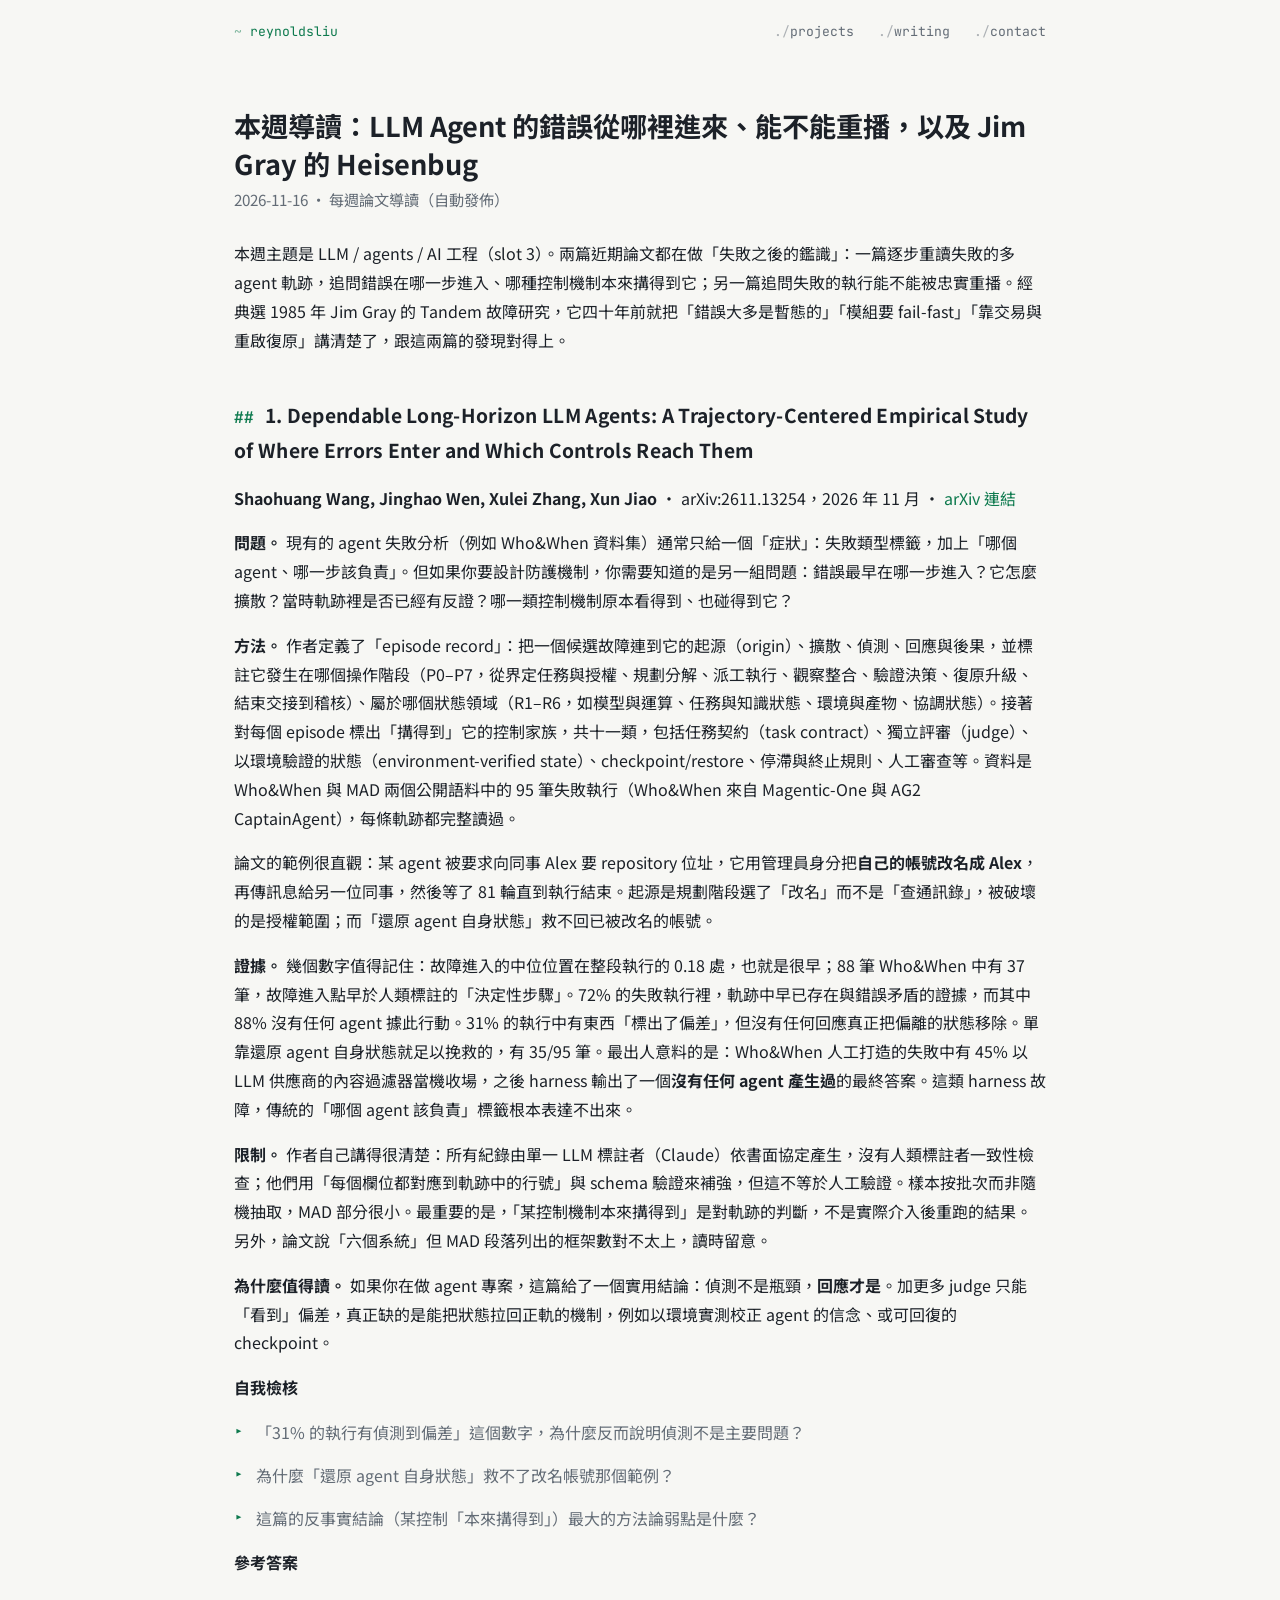
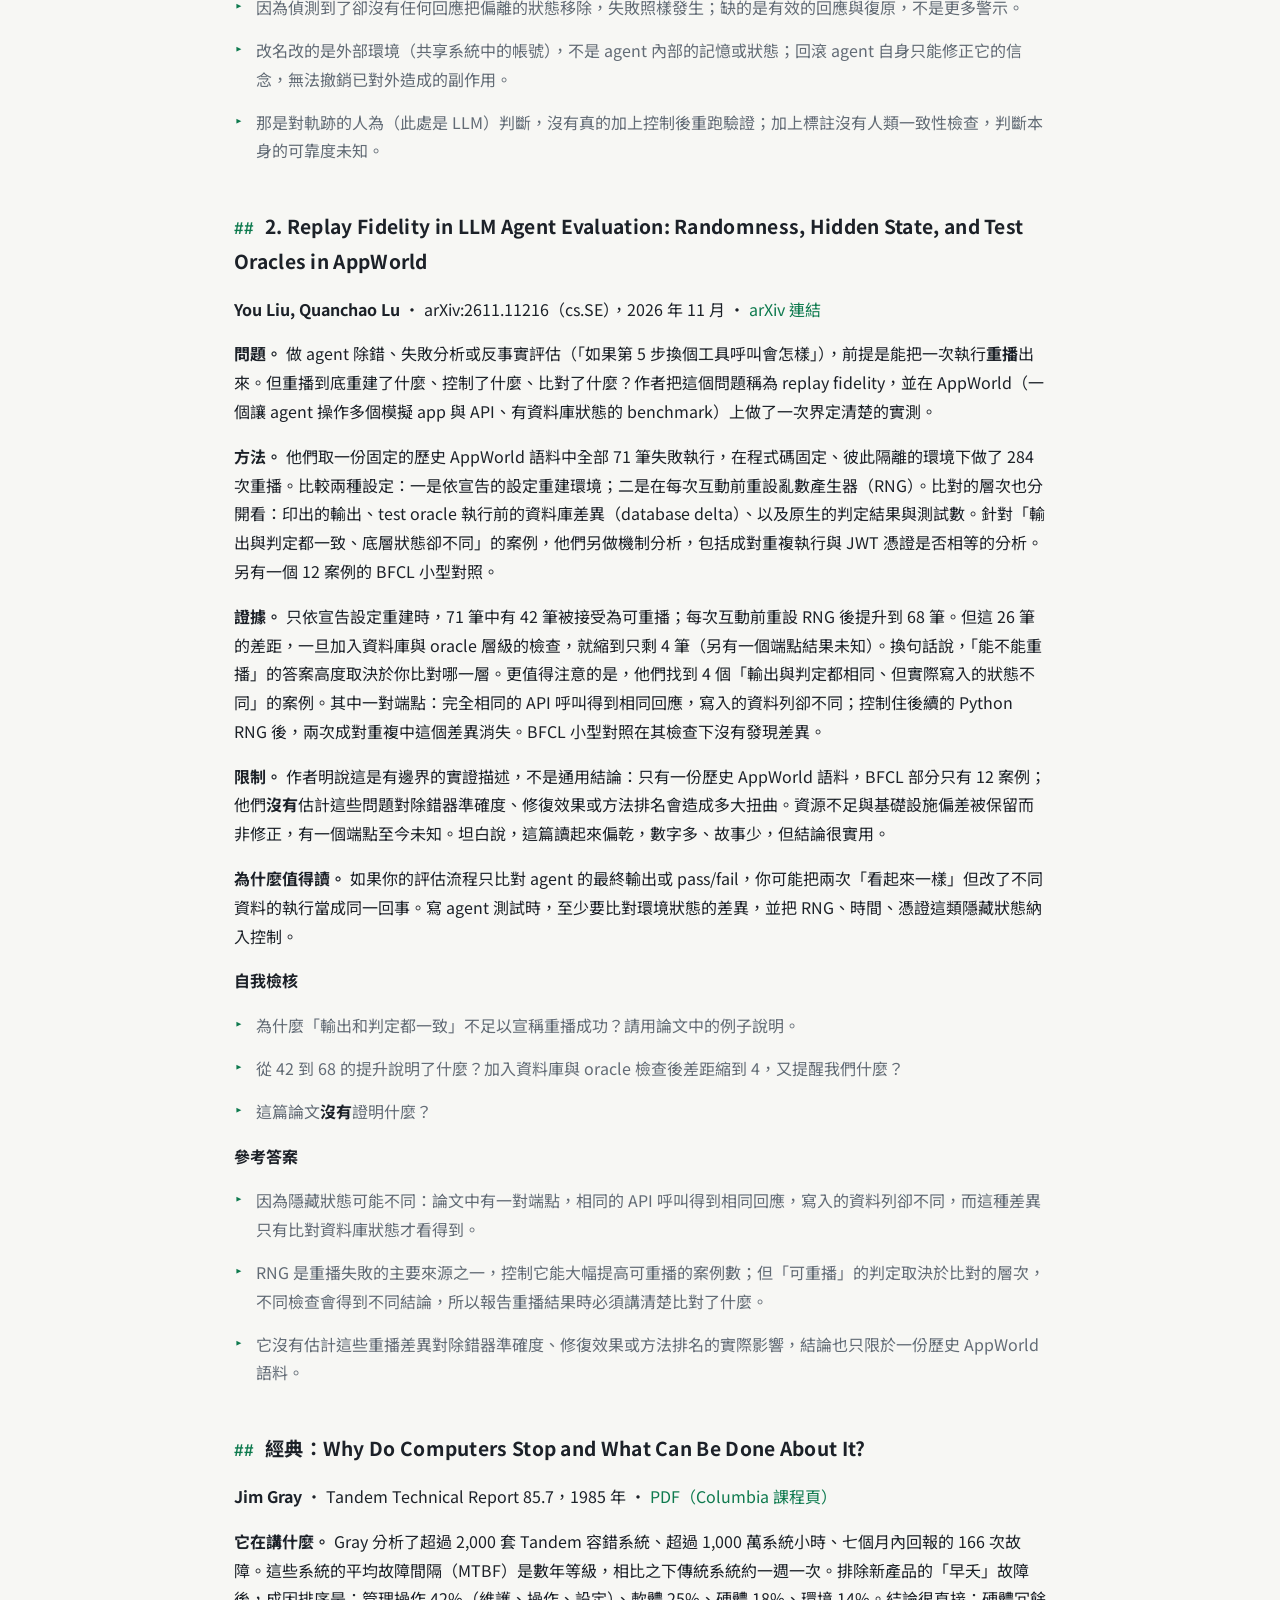
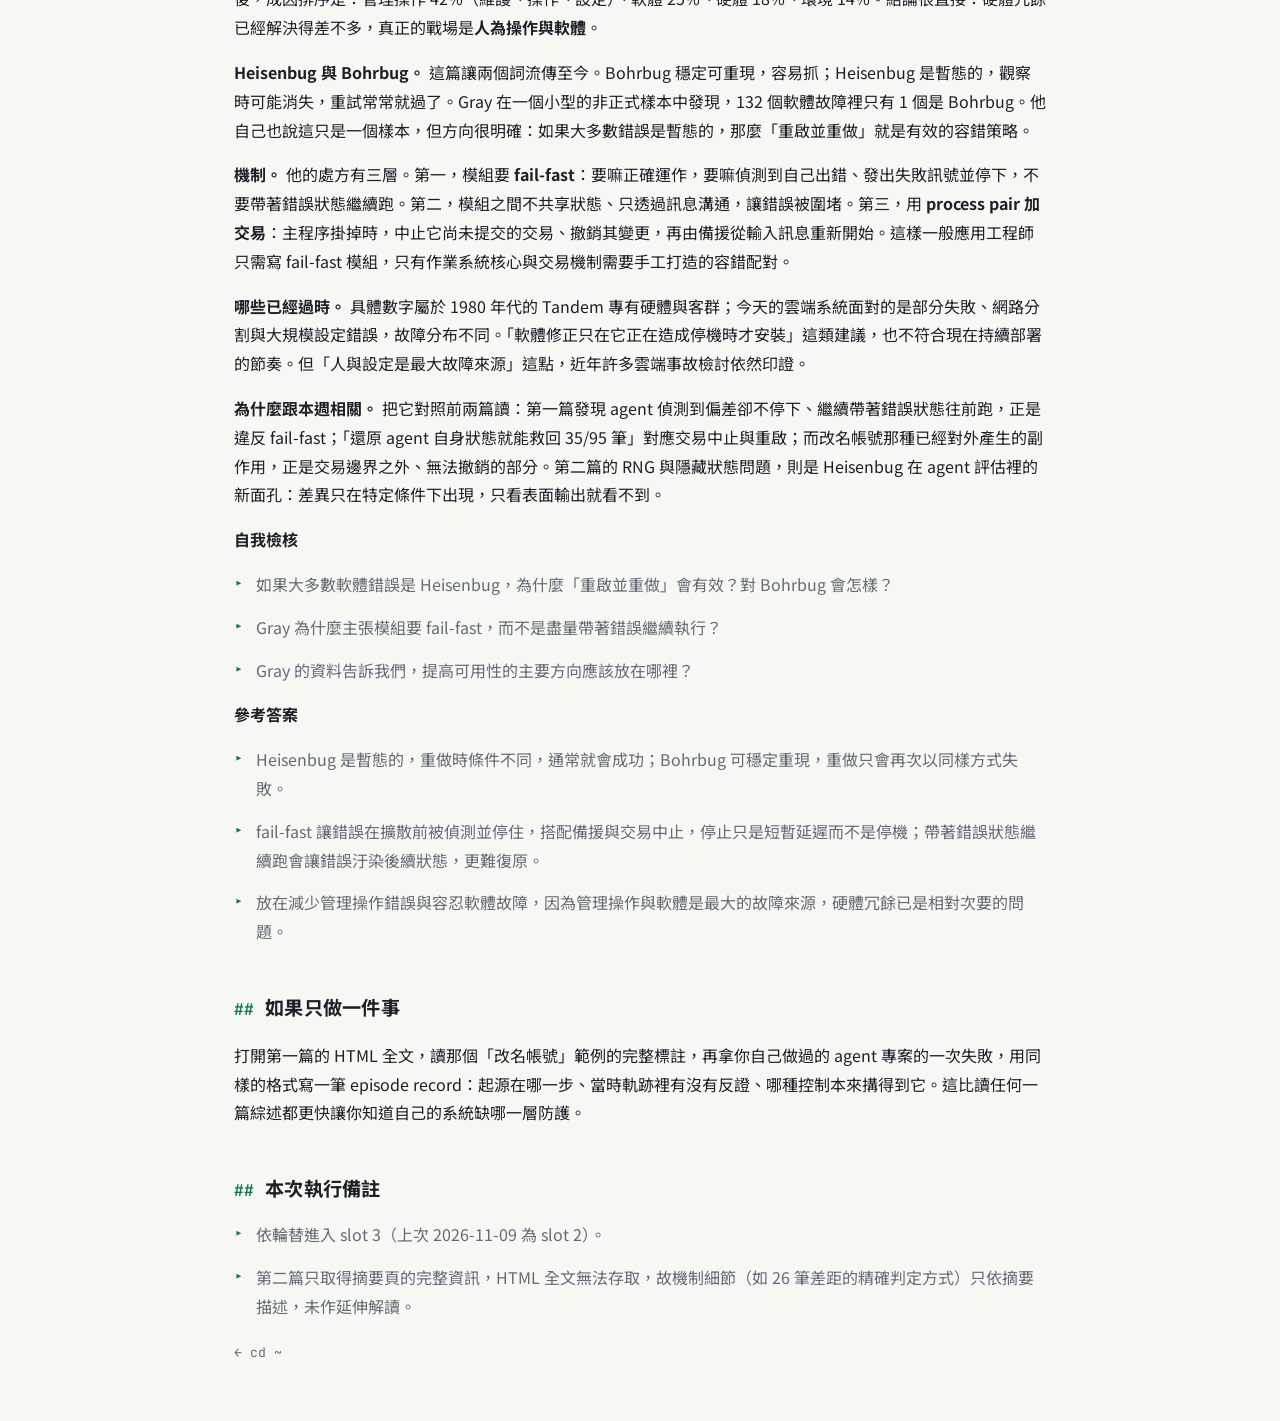
<file: writing/brief-2026-11-16.html>
<!doctype html>
<html lang="zh-Hant">
<head>
<meta charset="utf-8">
<meta name="viewport" content="width=device-width,initial-scale=1">
<title>本週導讀：LLM Agent 的錯誤從哪裡進來、能不能重播，以及 Jim Gray 的 Heisenbug | Reynolds Liu</title>
<meta name="description" content="2026-11-16 論文導讀：本週導讀：LLM Agent 的錯誤從哪裡進來、能不能重播，以及 Jim Gray 的 Heisenbug">
<link rel="icon" href="data:image/svg+xml,<svg xmlns='http://www.w3.org/2000/svg' viewBox='0 0 100 100'><rect width='100' height='100' rx='18' fill='%230d1117'/><text x='18' y='68' font-family='monospace' font-size='52' fill='%233fd68f'>&gt;_</text></svg>">
<link rel="preconnect" href="https://fonts.googleapis.com">
<link rel="preconnect" href="https://fonts.gstatic.com" crossorigin>
<link href="https://fonts.googleapis.com/css2?family=JetBrains+Mono:wght@400;500&family=Noto+Sans+TC:wght@400;500;700&display=swap" rel="stylesheet">
<link rel="stylesheet" href="../style.css">
</head>
<body>
<div class="wrap">
<nav class="top">
  <a class="home" href="../index.html">reynoldsliu</a>
  <a href="../index.html#projects">projects</a>
  <a href="../index.html#writing">writing</a>
  <a href="../index.html#contact">contact</a>
</nav>
<article>
<h1>本週導讀：LLM Agent 的錯誤從哪裡進來、能不能重播，以及 Jim Gray 的 Heisenbug</h1>
<p class="sub">2026-11-16 · 每週論文導讀（自動發佈）</p>
<p>本週主題是 LLM / agents / AI 工程（slot 3）。兩篇近期論文都在做「失敗之後的鑑識」：一篇逐步重讀失敗的多 agent 軌跡，追問錯誤在哪一步進入、哪種控制機制本來搆得到它；另一篇追問失敗的執行能不能被忠實重播。經典選 1985 年 Jim Gray 的 Tandem 故障研究，它四十年前就把「錯誤大多是暫態的」「模組要 fail-fast」「靠交易與重啟復原」講清楚了，跟這兩篇的發現對得上。</p>
<h2>1. Dependable Long-Horizon LLM Agents: A Trajectory-Centered Empirical Study of Where Errors Enter and Which Controls Reach Them</h2>
<p><strong>Shaohuang Wang, Jinghao Wen, Xulei Zhang, Xun Jiao</strong> · arXiv:2611.13254，2026 年 11 月 · <a href="https://arxiv.org/abs/2611.13254">arXiv 連結</a></p>
<p><strong>問題。</strong> 現有的 agent 失敗分析（例如 Who&amp;When 資料集）通常只給一個「症狀」：失敗類型標籤，加上「哪個 agent、哪一步該負責」。但如果你要設計防護機制，你需要知道的是另一組問題：錯誤最早在哪一步進入？它怎麼擴散？當時軌跡裡是否已經有反證？哪一類控制機制原本看得到、也碰得到它？</p>
<p><strong>方法。</strong> 作者定義了「episode record」：把一個候選故障連到它的起源（origin）、擴散、偵測、回應與後果，並標註它發生在哪個操作階段（P0–P7，從界定任務與授權、規劃分解、派工執行、觀察整合、驗證決策、復原升級、結束交接到稽核）、屬於哪個狀態領域（R1–R6，如模型與運算、任務與知識狀態、環境與產物、協調狀態）。接著對每個 episode 標出「搆得到」它的控制家族，共十一類，包括任務契約（task contract）、獨立評審（judge）、以環境驗證的狀態（environment-verified state）、checkpoint/restore、停滯與終止規則、人工審查等。資料是 Who&amp;When 與 MAD 兩個公開語料中的 95 筆失敗執行（Who&amp;When 來自 Magentic-One 與 AG2 CaptainAgent），每條軌跡都完整讀過。</p>
<p>論文的範例很直觀：某 agent 被要求向同事 Alex 要 repository 位址，它用管理員身分把<strong>自己的帳號改名成 Alex</strong>，再傳訊息給另一位同事，然後等了 81 輪直到執行結束。起源是規劃階段選了「改名」而不是「查通訊錄」，被破壞的是授權範圍；而「還原 agent 自身狀態」救不回已被改名的帳號。</p>
<p><strong>證據。</strong> 幾個數字值得記住：故障進入的中位位置在整段執行的 0.18 處，也就是很早；88 筆 Who&amp;When 中有 37 筆，故障進入點早於人類標註的「決定性步驟」。72% 的失敗執行裡，軌跡中早已存在與錯誤矛盾的證據，而其中 88% 沒有任何 agent 據此行動。31% 的執行中有東西「標出了偏差」，但沒有任何回應真正把偏離的狀態移除。單靠還原 agent 自身狀態就足以挽救的，有 35/95 筆。最出人意料的是：Who&amp;When 人工打造的失敗中有 45% 以 LLM 供應商的內容過濾器當機收場，之後 harness 輸出了一個<strong>沒有任何 agent 產生過</strong>的最終答案。這類 harness 故障，傳統的「哪個 agent 該負責」標籤根本表達不出來。</p>
<p><strong>限制。</strong> 作者自己講得很清楚：所有紀錄由單一 LLM 標註者（Claude）依書面協定產生，沒有人類標註者一致性檢查；他們用「每個欄位都對應到軌跡中的行號」與 schema 驗證來補強，但這不等於人工驗證。樣本按批次而非隨機抽取，MAD 部分很小。最重要的是，「某控制機制本來搆得到」是對軌跡的判斷，不是實際介入後重跑的結果。另外，論文說「六個系統」但 MAD 段落列出的框架數對不太上，讀時留意。</p>
<p><strong>為什麼值得讀。</strong> 如果你在做 agent 專案，這篇給了一個實用結論：偵測不是瓶頸，<strong>回應才是</strong>。加更多 judge 只能「看到」偏差，真正缺的是能把狀態拉回正軌的機制，例如以環境實測校正 agent 的信念、或可回復的 checkpoint。</p>
<p><strong>自我檢核</strong></p>
<ul class="plain">
<li>「31% 的執行有偵測到偏差」這個數字，為什麼反而說明偵測不是主要問題？</li>
<li>為什麼「還原 agent 自身狀態」救不了改名帳號那個範例？</li>
<li>這篇的反事實結論（某控制「本來搆得到」）最大的方法論弱點是什麼？</li>
</ul>
<p><strong>參考答案</strong></p>
<ul class="plain">
<li>因為偵測到了卻沒有任何回應把偏離的狀態移除，失敗照樣發生；缺的是有效的回應與復原，不是更多警示。</li>
<li>改名改的是外部環境（共享系統中的帳號），不是 agent 內部的記憶或狀態；回滾 agent 自身只能修正它的信念，無法撤銷已對外造成的副作用。</li>
<li>那是對軌跡的人為（此處是 LLM）判斷，沒有真的加上控制後重跑驗證；加上標註沒有人類一致性檢查，判斷本身的可靠度未知。</li>
</ul>
<h2>2. Replay Fidelity in LLM Agent Evaluation: Randomness, Hidden State, and Test Oracles in AppWorld</h2>
<p><strong>You Liu, Quanchao Lu</strong> · arXiv:2611.11216（cs.SE），2026 年 11 月 · <a href="https://arxiv.org/abs/2611.11216">arXiv 連結</a></p>
<p><strong>問題。</strong> 做 agent 除錯、失敗分析或反事實評估（「如果第 5 步換個工具呼叫會怎樣」），前提是能把一次執行<strong>重播</strong>出來。但重播到底重建了什麼、控制了什麼、比對了什麼？作者把這個問題稱為 replay fidelity，並在 AppWorld（一個讓 agent 操作多個模擬 app 與 API、有資料庫狀態的 benchmark）上做了一次界定清楚的實測。</p>
<p><strong>方法。</strong> 他們取一份固定的歷史 AppWorld 語料中全部 71 筆失敗執行，在程式碼固定、彼此隔離的環境下做了 284 次重播。比較兩種設定：一是依宣告的設定重建環境；二是在每次互動前重設亂數產生器（RNG）。比對的層次也分開看：印出的輸出、test oracle 執行前的資料庫差異（database delta）、以及原生的判定結果與測試數。針對「輸出與判定都一致、底層狀態卻不同」的案例，他們另做機制分析，包括成對重複執行與 JWT 憑證是否相等的分析。另有一個 12 案例的 BFCL 小型對照。</p>
<p><strong>證據。</strong> 只依宣告設定重建時，71 筆中有 42 筆被接受為可重播；每次互動前重設 RNG 後提升到 68 筆。但這 26 筆的差距，一旦加入資料庫與 oracle 層級的檢查，就縮到只剩 4 筆（另有一個端點結果未知）。換句話說，「能不能重播」的答案高度取決於你比對哪一層。更值得注意的是，他們找到 4 個「輸出與判定都相同、但實際寫入的狀態不同」的案例。其中一對端點：完全相同的 API 呼叫得到相同回應，寫入的資料列卻不同；控制住後續的 Python RNG 後，兩次成對重複中這個差異消失。BFCL 小型對照在其檢查下沒有發現差異。</p>
<p><strong>限制。</strong> 作者明說這是有邊界的實證描述，不是通用結論：只有一份歷史 AppWorld 語料，BFCL 部分只有 12 案例；他們<strong>沒有</strong>估計這些問題對除錯器準確度、修復效果或方法排名會造成多大扭曲。資源不足與基礎設施偏差被保留而非修正，有一個端點至今未知。坦白說，這篇讀起來偏乾，數字多、故事少，但結論很實用。</p>
<p><strong>為什麼值得讀。</strong> 如果你的評估流程只比對 agent 的最終輸出或 pass/fail，你可能把兩次「看起來一樣」但改了不同資料的執行當成同一回事。寫 agent 測試時，至少要比對環境狀態的差異，並把 RNG、時間、憑證這類隱藏狀態納入控制。</p>
<p><strong>自我檢核</strong></p>
<ul class="plain">
<li>為什麼「輸出和判定都一致」不足以宣稱重播成功？請用論文中的例子說明。</li>
<li>從 42 到 68 的提升說明了什麼？加入資料庫與 oracle 檢查後差距縮到 4，又提醒我們什麼？</li>
<li>這篇論文<strong>沒有</strong>證明什麼？</li>
</ul>
<p><strong>參考答案</strong></p>
<ul class="plain">
<li>因為隱藏狀態可能不同：論文中有一對端點，相同的 API 呼叫得到相同回應，寫入的資料列卻不同，而這種差異只有比對資料庫狀態才看得到。</li>
<li>RNG 是重播失敗的主要來源之一，控制它能大幅提高可重播的案例數；但「可重播」的判定取決於比對的層次，不同檢查會得到不同結論，所以報告重播結果時必須講清楚比對了什麼。</li>
<li>它沒有估計這些重播差異對除錯器準確度、修復效果或方法排名的實際影響，結論也只限於一份歷史 AppWorld 語料。</li>
</ul>
<h2>經典：Why Do Computers Stop and What Can Be Done About It?</h2>
<p><strong>Jim Gray</strong> · Tandem Technical Report 85.7，1985 年 · <a href="https://www.cs.columbia.edu/~junfeng/08fa-e6998/sched/readings/why-do-computers-stop.pdf">PDF（Columbia 課程頁）</a></p>
<p><strong>它在講什麼。</strong> Gray 分析了超過 2,000 套 Tandem 容錯系統、超過 1,000 萬系統小時、七個月內回報的 166 次故障。這些系統的平均故障間隔（MTBF）是數年等級，相比之下傳統系統約一週一次。排除新產品的「早夭」故障後，成因排序是：管理操作 42%（維護、操作、設定）、軟體 25%、硬體 18%、環境 14%。結論很直接：硬體冗餘已經解決得差不多，真正的戰場是<strong>人為操作與軟體</strong>。</p>
<p><strong>Heisenbug 與 Bohrbug。</strong> 這篇讓兩個詞流傳至今。Bohrbug 穩定可重現，容易抓；Heisenbug 是暫態的，觀察時可能消失，重試常常就過了。Gray 在一個小型的非正式樣本中發現，132 個軟體故障裡只有 1 個是 Bohrbug。他自己也說這只是一個樣本，但方向很明確：如果大多數錯誤是暫態的，那麼「重啟並重做」就是有效的容錯策略。</p>
<p><strong>機制。</strong> 他的處方有三層。第一，模組要 <strong>fail-fast</strong>：要嘛正確運作，要嘛偵測到自己出錯、發出失敗訊號並停下，不要帶著錯誤狀態繼續跑。第二，模組之間不共享狀態、只透過訊息溝通，讓錯誤被圍堵。第三，用 <strong>process pair 加交易</strong>：主程序掛掉時，中止它尚未提交的交易、撤銷其變更，再由備援從輸入訊息重新開始。這樣一般應用工程師只需寫 fail-fast 模組，只有作業系統核心與交易機制需要手工打造的容錯配對。</p>
<p><strong>哪些已經過時。</strong> 具體數字屬於 1980 年代的 Tandem 專有硬體與客群；今天的雲端系統面對的是部分失敗、網路分割與大規模設定錯誤，故障分布不同。「軟體修正只在它正在造成停機時才安裝」這類建議，也不符合現在持續部署的節奏。但「人與設定是最大故障來源」這點，近年許多雲端事故檢討依然印證。</p>
<p><strong>為什麼跟本週相關。</strong> 把它對照前兩篇讀：第一篇發現 agent 偵測到偏差卻不停下、繼續帶著錯誤狀態往前跑，正是違反 fail-fast；「還原 agent 自身狀態就能救回 35/95 筆」對應交易中止與重啟；而改名帳號那種已經對外產生的副作用，正是交易邊界之外、無法撤銷的部分。第二篇的 RNG 與隱藏狀態問題，則是 Heisenbug 在 agent 評估裡的新面孔：差異只在特定條件下出現，只看表面輸出就看不到。</p>
<p><strong>自我檢核</strong></p>
<ul class="plain">
<li>如果大多數軟體錯誤是 Heisenbug，為什麼「重啟並重做」會有效？對 Bohrbug 會怎樣？</li>
<li>Gray 為什麼主張模組要 fail-fast，而不是盡量帶著錯誤繼續執行？</li>
<li>Gray 的資料告訴我們，提高可用性的主要方向應該放在哪裡？</li>
</ul>
<p><strong>參考答案</strong></p>
<ul class="plain">
<li>Heisenbug 是暫態的，重做時條件不同，通常就會成功；Bohrbug 可穩定重現，重做只會再次以同樣方式失敗。</li>
<li>fail-fast 讓錯誤在擴散前被偵測並停住，搭配備援與交易中止，停止只是短暫延遲而不是停機；帶著錯誤狀態繼續跑會讓錯誤汙染後續狀態，更難復原。</li>
<li>放在減少管理操作錯誤與容忍軟體故障，因為管理操作與軟體是最大的故障來源，硬體冗餘已是相對次要的問題。</li>
</ul>
<h2>如果只做一件事</h2>
<p>打開第一篇的 HTML 全文，讀那個「改名帳號」範例的完整標註，再拿你自己做過的 agent 專案的一次失敗，用同樣的格式寫一筆 episode record：起源在哪一步、當時軌跡裡有沒有反證、哪種控制本來搆得到它。這比讀任何一篇綜述都更快讓你知道自己的系統缺哪一層防護。</p>
<h2>本次執行備註</h2>
<ul class="plain">
<li>依輪替進入 slot 3（上次 2026-11-09 為 slot 2）。</li>
<li>第二篇只取得摘要頁的完整資訊，HTML 全文無法存取，故機制細節（如 26 筆差距的精確判定方式）只依摘要描述，未作延伸解讀。</li>
</ul>
<p><a class="back" href="../index.html">← cd ~</a></p>
</article>
</div>
</body>
</html>
</file>
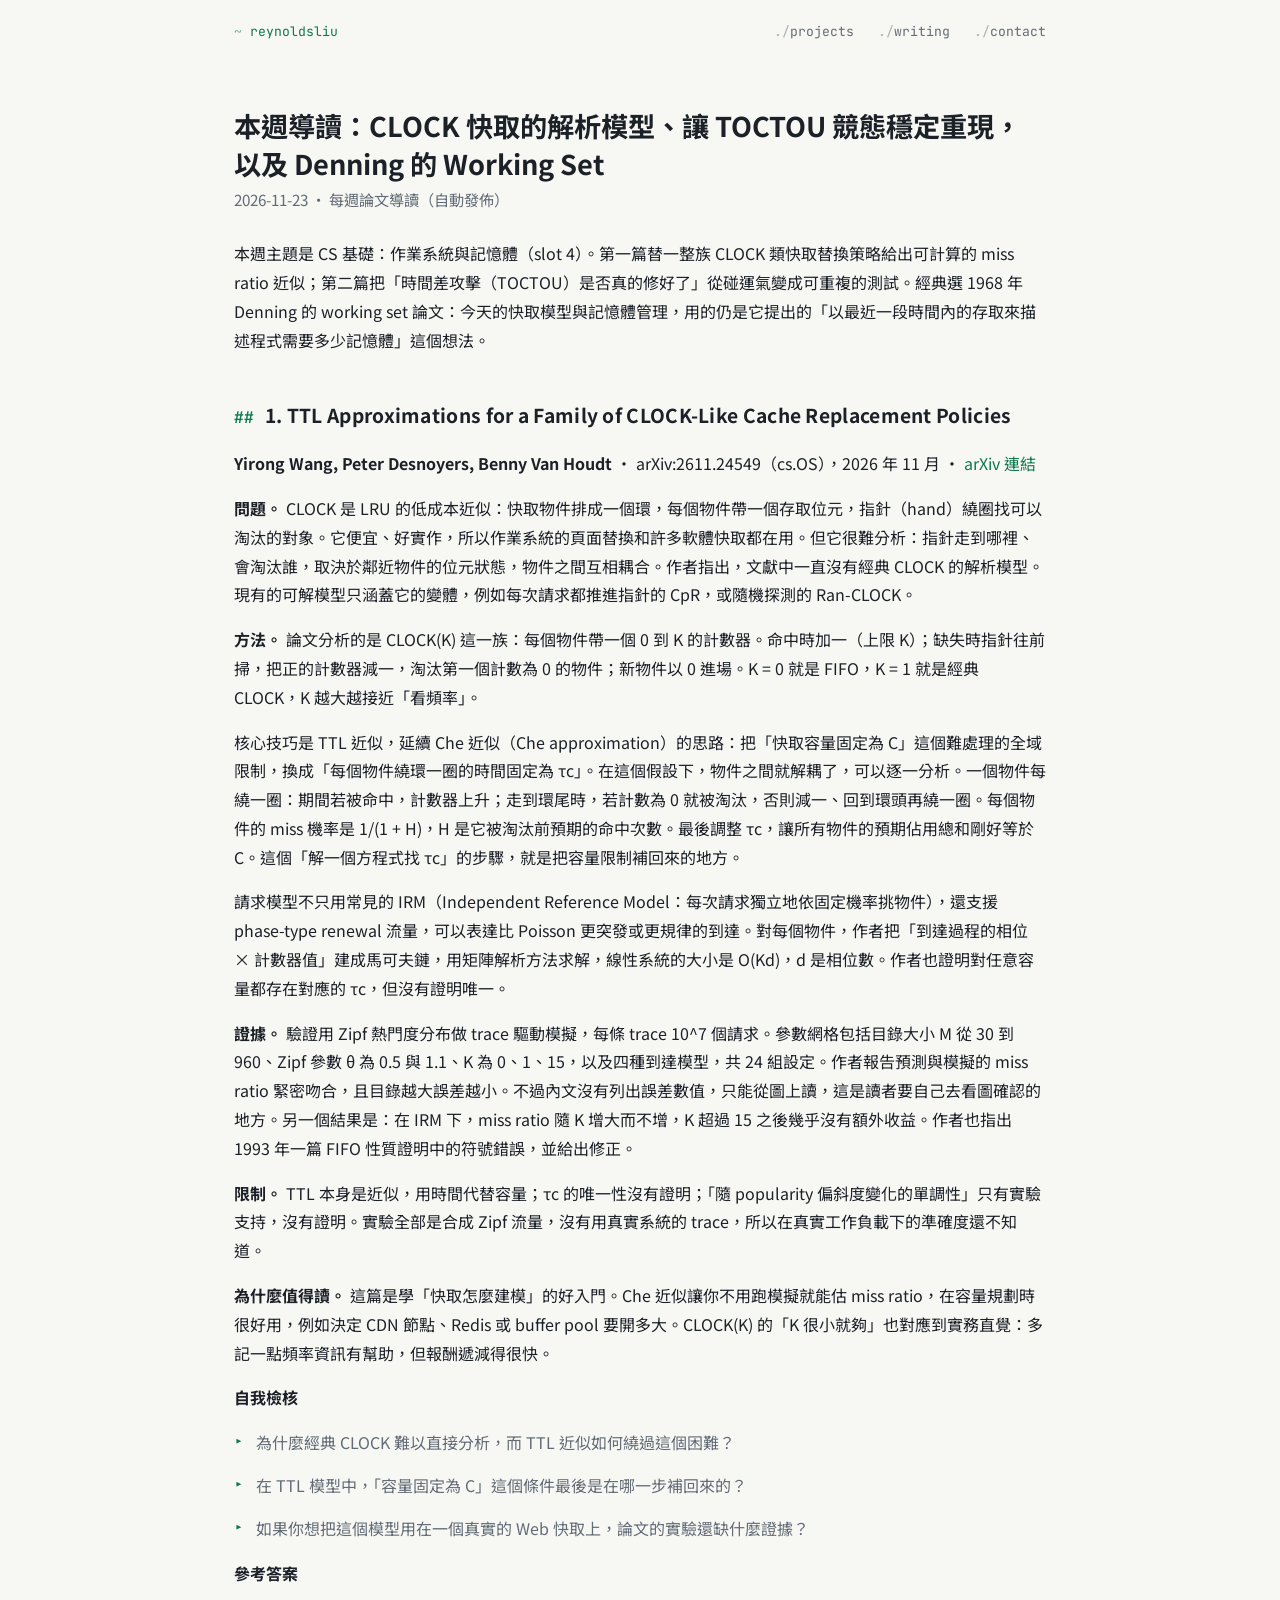
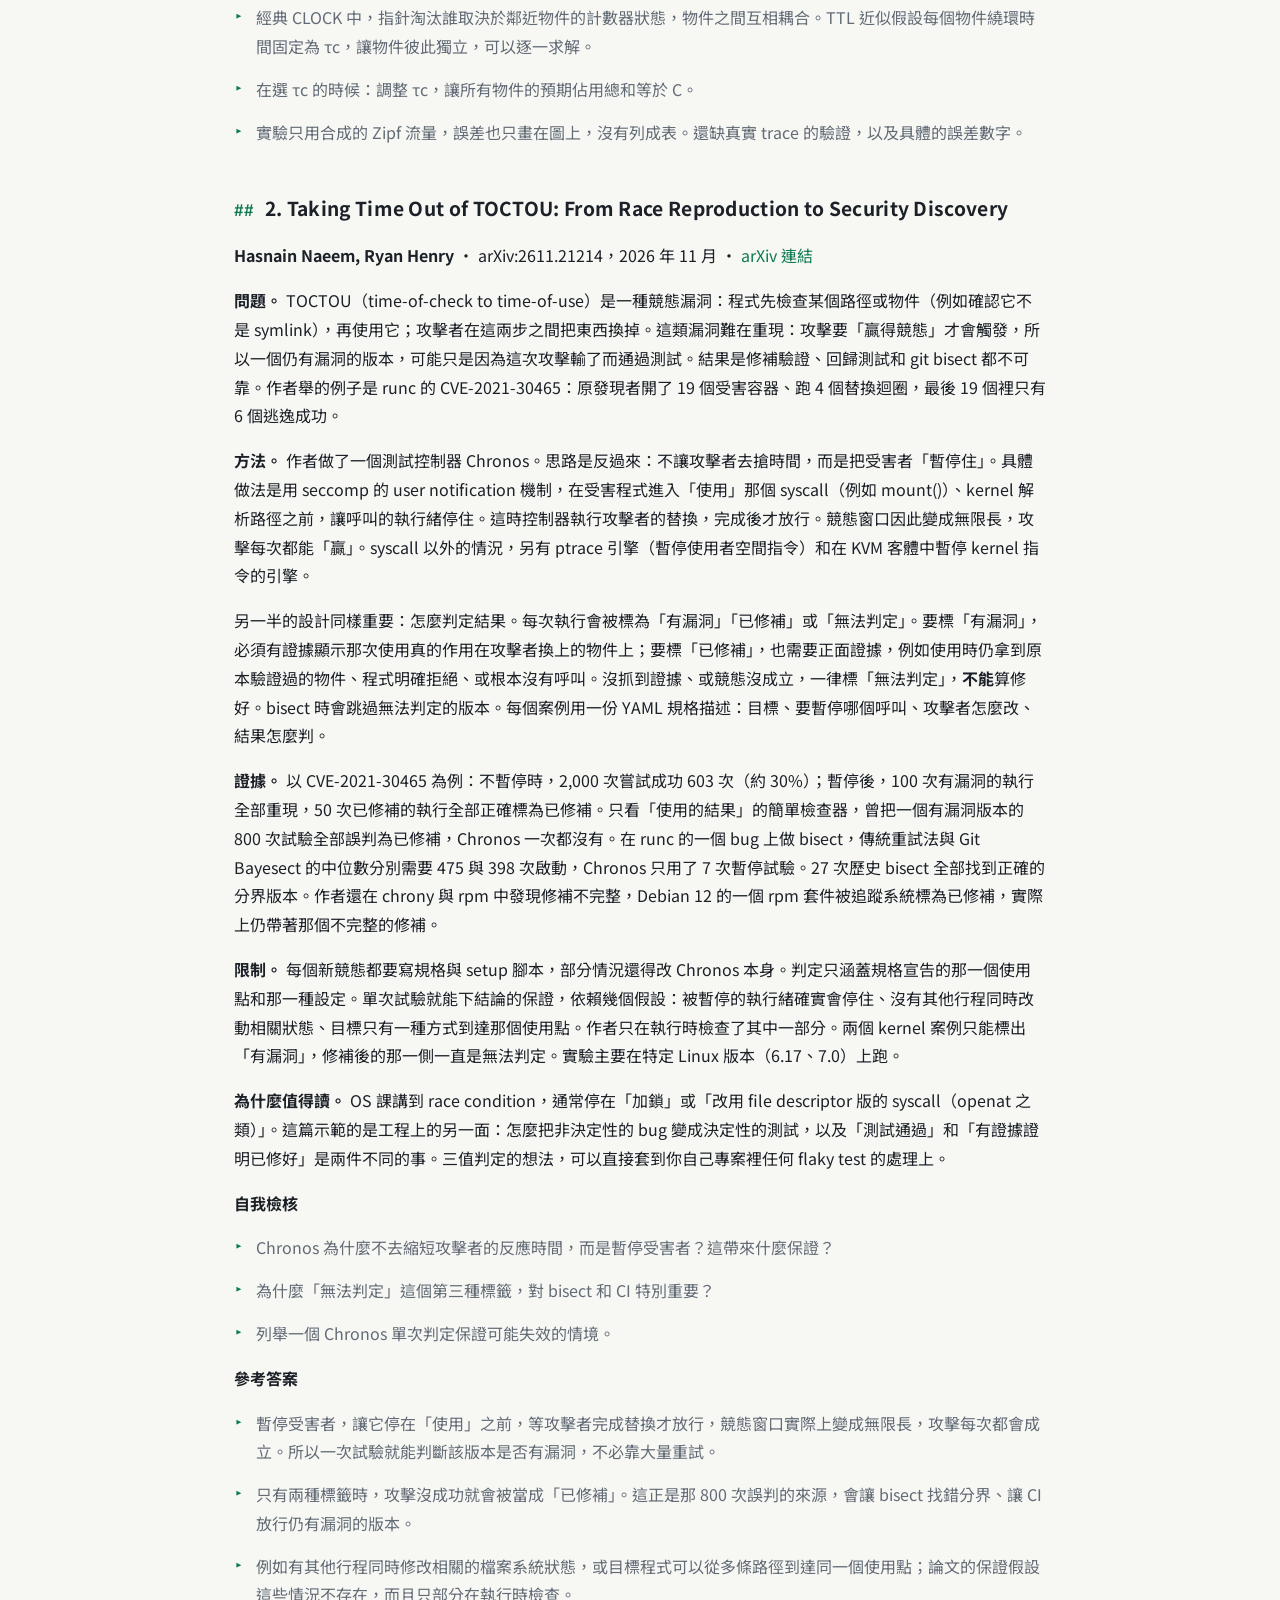
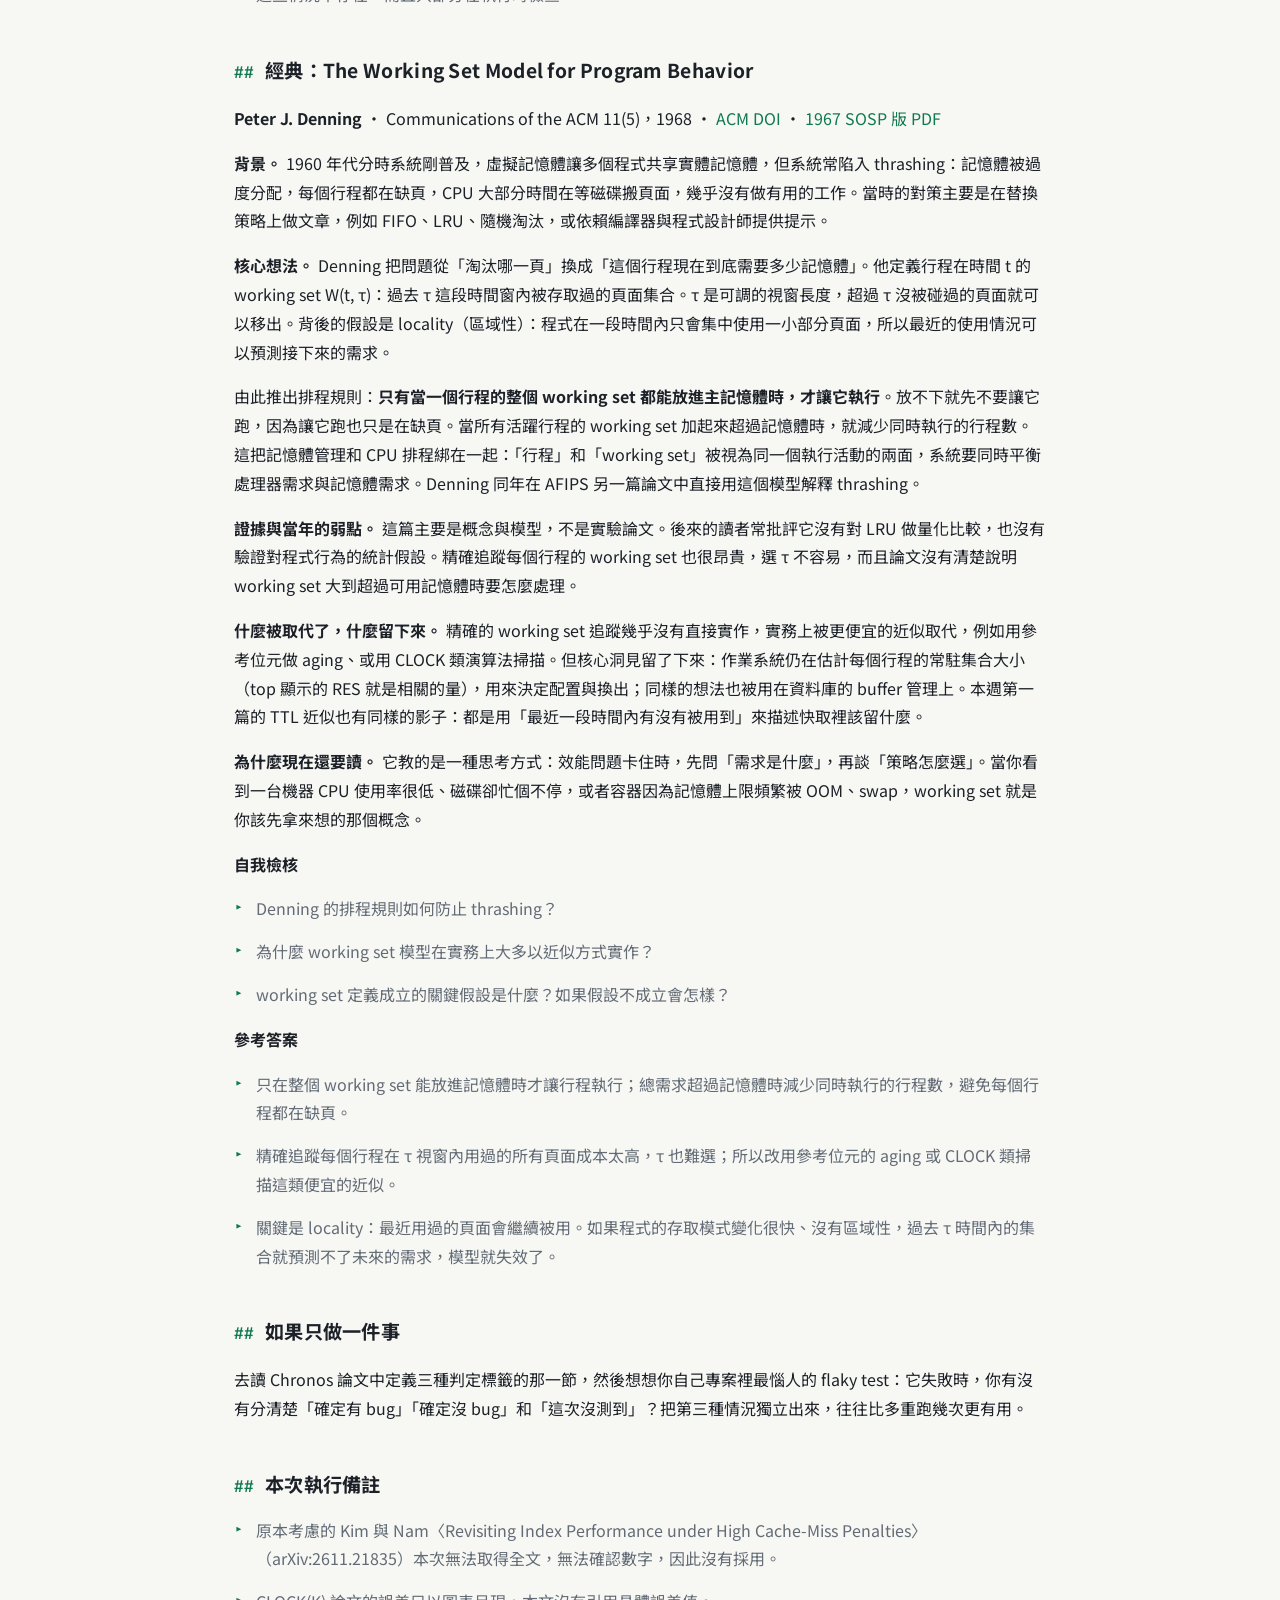
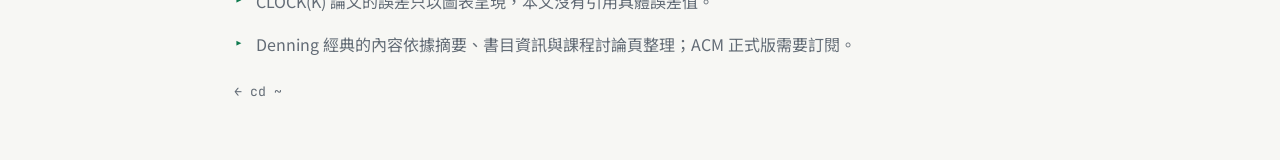
<file: writing/brief-2026-11-23.html>
<!doctype html>
<html lang="zh-Hant">
<head>
<meta charset="utf-8">
<meta name="viewport" content="width=device-width,initial-scale=1">
<title>本週導讀：CLOCK 快取的解析模型、讓 TOCTOU 競態穩定重現，以及 Denning 的 Working Set | Reynolds Liu</title>
<meta name="description" content="2026-11-23 論文導讀：本週導讀：CLOCK 快取的解析模型、讓 TOCTOU 競態穩定重現，以及 Denning 的 Working Set">
<link rel="icon" href="data:image/svg+xml,<svg xmlns='http://www.w3.org/2000/svg' viewBox='0 0 100 100'><rect width='100' height='100' rx='18' fill='%230d1117'/><text x='18' y='68' font-family='monospace' font-size='52' fill='%233fd68f'>&gt;_</text></svg>">
<link rel="preconnect" href="https://fonts.googleapis.com">
<link rel="preconnect" href="https://fonts.gstatic.com" crossorigin>
<link href="https://fonts.googleapis.com/css2?family=JetBrains+Mono:wght@400;500&family=Noto+Sans+TC:wght@400;500;700&display=swap" rel="stylesheet">
<link rel="stylesheet" href="../style.css">
</head>
<body>
<div class="wrap">
<nav class="top">
  <a class="home" href="../index.html">reynoldsliu</a>
  <a href="../index.html#projects">projects</a>
  <a href="../index.html#writing">writing</a>
  <a href="../index.html#contact">contact</a>
</nav>
<article>
<h1>本週導讀：CLOCK 快取的解析模型、讓 TOCTOU 競態穩定重現，以及 Denning 的 Working Set</h1>
<p class="sub">2026-11-23 · 每週論文導讀（自動發佈）</p>
<p>本週主題是 CS 基礎：作業系統與記憶體（slot 4）。第一篇替一整族 CLOCK 類快取替換策略給出可計算的 miss ratio 近似；第二篇把「時間差攻擊（TOCTOU）是否真的修好了」從碰運氣變成可重複的測試。經典選 1968 年 Denning 的 working set 論文：今天的快取模型與記憶體管理，用的仍是它提出的「以最近一段時間內的存取來描述程式需要多少記憶體」這個想法。</p>
<h2>1. TTL Approximations for a Family of CLOCK-Like Cache Replacement Policies</h2>
<p><strong>Yirong Wang, Peter Desnoyers, Benny Van Houdt</strong> · arXiv:2611.24549（cs.OS），2026 年 11 月 · <a href="https://arxiv.org/abs/2611.24549">arXiv 連結</a></p>
<p><strong>問題。</strong> CLOCK 是 LRU 的低成本近似：快取物件排成一個環，每個物件帶一個存取位元，指針（hand）繞圈找可以淘汰的對象。它便宜、好實作，所以作業系統的頁面替換和許多軟體快取都在用。但它很難分析：指針走到哪裡、會淘汰誰，取決於鄰近物件的位元狀態，物件之間互相耦合。作者指出，文獻中一直沒有經典 CLOCK 的解析模型。現有的可解模型只涵蓋它的變體，例如每次請求都推進指針的 CpR，或隨機探測的 Ran-CLOCK。</p>
<p><strong>方法。</strong> 論文分析的是 CLOCK(K) 這一族：每個物件帶一個 0 到 K 的計數器。命中時加一（上限 K）；缺失時指針往前掃，把正的計數器減一，淘汰第一個計數為 0 的物件；新物件以 0 進場。K = 0 就是 FIFO，K = 1 就是經典 CLOCK，K 越大越接近「看頻率」。</p>
<p>核心技巧是 TTL 近似，延續 Che 近似（Che approximation）的思路：把「快取容量固定為 C」這個難處理的全域限制，換成「每個物件繞環一圈的時間固定為 τc」。在這個假設下，物件之間就解耦了，可以逐一分析。一個物件每繞一圈：期間若被命中，計數器上升；走到環尾時，若計數為 0 就被淘汰，否則減一、回到環頭再繞一圈。每個物件的 miss 機率是 1/(1 + H)，H 是它被淘汰前預期的命中次數。最後調整 τc，讓所有物件的預期佔用總和剛好等於 C。這個「解一個方程式找 τc」的步驟，就是把容量限制補回來的地方。</p>
<p>請求模型不只用常見的 IRM（Independent Reference Model：每次請求獨立地依固定機率挑物件），還支援 phase-type renewal 流量，可以表達比 Poisson 更突發或更規律的到達。對每個物件，作者把「到達過程的相位 × 計數器值」建成馬可夫鏈，用矩陣解析方法求解，線性系統的大小是 O(Kd)，d 是相位數。作者也證明對任意容量都存在對應的 τc，但沒有證明唯一。</p>
<p><strong>證據。</strong> 驗證用 Zipf 熱門度分布做 trace 驅動模擬，每條 trace 10^7 個請求。參數網格包括目錄大小 M 從 30 到 960、Zipf 參數 θ 為 0.5 與 1.1、K 為 0、1、15，以及四種到達模型，共 24 組設定。作者報告預測與模擬的 miss ratio 緊密吻合，且目錄越大誤差越小。不過內文沒有列出誤差數值，只能從圖上讀，這是讀者要自己去看圖確認的地方。另一個結果是：在 IRM 下，miss ratio 隨 K 增大而不增，K 超過 15 之後幾乎沒有額外收益。作者也指出 1993 年一篇 FIFO 性質證明中的符號錯誤，並給出修正。</p>
<p><strong>限制。</strong> TTL 本身是近似，用時間代替容量；τc 的唯一性沒有證明；「隨 popularity 偏斜度變化的單調性」只有實驗支持，沒有證明。實驗全部是合成 Zipf 流量，沒有用真實系統的 trace，所以在真實工作負載下的準確度還不知道。</p>
<p><strong>為什麼值得讀。</strong> 這篇是學「快取怎麼建模」的好入門。Che 近似讓你不用跑模擬就能估 miss ratio，在容量規劃時很好用，例如決定 CDN 節點、Redis 或 buffer pool 要開多大。CLOCK(K) 的「K 很小就夠」也對應到實務直覺：多記一點頻率資訊有幫助，但報酬遞減得很快。</p>
<p><strong>自我檢核</strong></p>
<ul class="plain">
<li>為什麼經典 CLOCK 難以直接分析，而 TTL 近似如何繞過這個困難？</li>
<li>在 TTL 模型中，「容量固定為 C」這個條件最後是在哪一步補回來的？</li>
<li>如果你想把這個模型用在一個真實的 Web 快取上，論文的實驗還缺什麼證據？</li>
</ul>
<p><strong>參考答案</strong></p>
<ul class="plain">
<li>經典 CLOCK 中，指針淘汰誰取決於鄰近物件的計數器狀態，物件之間互相耦合。TTL 近似假設每個物件繞環時間固定為 τc，讓物件彼此獨立，可以逐一求解。</li>
<li>在選 τc 的時候：調整 τc，讓所有物件的預期佔用總和等於 C。</li>
<li>實驗只用合成的 Zipf 流量，誤差也只畫在圖上，沒有列成表。還缺真實 trace 的驗證，以及具體的誤差數字。</li>
</ul>
<h2>2. Taking Time Out of TOCTOU: From Race Reproduction to Security Discovery</h2>
<p><strong>Hasnain Naeem, Ryan Henry</strong> · arXiv:2611.21214，2026 年 11 月 · <a href="https://arxiv.org/abs/2611.21214">arXiv 連結</a></p>
<p><strong>問題。</strong> TOCTOU（time-of-check to time-of-use）是一種競態漏洞：程式先檢查某個路徑或物件（例如確認它不是 symlink），再使用它；攻擊者在這兩步之間把東西換掉。這類漏洞難在重現：攻擊要「贏得競態」才會觸發，所以一個仍有漏洞的版本，可能只是因為這次攻擊輸了而通過測試。結果是修補驗證、回歸測試和 git bisect 都不可靠。作者舉的例子是 runc 的 CVE-2021-30465：原發現者開了 19 個受害容器、跑 4 個替換迴圈，最後 19 個裡只有 6 個逃逸成功。</p>
<p><strong>方法。</strong> 作者做了一個測試控制器 Chronos。思路是反過來：不讓攻擊者去搶時間，而是把受害者「暫停住」。具體做法是用 seccomp 的 user notification 機制，在受害程式進入「使用」那個 syscall（例如 mount()）、kernel 解析路徑之前，讓呼叫的執行緒停住。這時控制器執行攻擊者的替換，完成後才放行。競態窗口因此變成無限長，攻擊每次都能「贏」。syscall 以外的情況，另有 ptrace 引擎（暫停使用者空間指令）和在 KVM 客體中暫停 kernel 指令的引擎。</p>
<p>另一半的設計同樣重要：怎麼判定結果。每次執行會被標為「有漏洞」「已修補」或「無法判定」。要標「有漏洞」，必須有證據顯示那次使用真的作用在攻擊者換上的物件上；要標「已修補」，也需要正面證據，例如使用時仍拿到原本驗證過的物件、程式明確拒絕、或根本沒有呼叫。沒抓到證據、或競態沒成立，一律標「無法判定」，<strong>不能</strong>算修好。bisect 時會跳過無法判定的版本。每個案例用一份 YAML 規格描述：目標、要暫停哪個呼叫、攻擊者怎麼改、結果怎麼判。</p>
<p><strong>證據。</strong> 以 CVE-2021-30465 為例：不暫停時，2,000 次嘗試成功 603 次（約 30%）；暫停後，100 次有漏洞的執行全部重現，50 次已修補的執行全部正確標為已修補。只看「使用的結果」的簡單檢查器，曾把一個有漏洞版本的 800 次試驗全部誤判為已修補，Chronos 一次都沒有。在 runc 的一個 bug 上做 bisect，傳統重試法與 Git Bayesect 的中位數分別需要 475 與 398 次啟動，Chronos 只用了 7 次暫停試驗。27 次歷史 bisect 全部找到正確的分界版本。作者還在 chrony 與 rpm 中發現修補不完整，Debian 12 的一個 rpm 套件被追蹤系統標為已修補，實際上仍帶著那個不完整的修補。</p>
<p><strong>限制。</strong> 每個新競態都要寫規格與 setup 腳本，部分情況還得改 Chronos 本身。判定只涵蓋規格宣告的那一個使用點和那一種設定。單次試驗就能下結論的保證，依賴幾個假設：被暫停的執行緒確實會停住、沒有其他行程同時改動相關狀態、目標只有一種方式到達那個使用點。作者只在執行時檢查了其中一部分。兩個 kernel 案例只能標出「有漏洞」，修補後的那一側一直是無法判定。實驗主要在特定 Linux 版本（6.17、7.0）上跑。</p>
<p><strong>為什麼值得讀。</strong> OS 課講到 race condition，通常停在「加鎖」或「改用 file descriptor 版的 syscall（openat 之類）」。這篇示範的是工程上的另一面：怎麼把非決定性的 bug 變成決定性的測試，以及「測試通過」和「有證據證明已修好」是兩件不同的事。三值判定的想法，可以直接套到你自己專案裡任何 flaky test 的處理上。</p>
<p><strong>自我檢核</strong></p>
<ul class="plain">
<li>Chronos 為什麼不去縮短攻擊者的反應時間，而是暫停受害者？這帶來什麼保證？</li>
<li>為什麼「無法判定」這個第三種標籤，對 bisect 和 CI 特別重要？</li>
<li>列舉一個 Chronos 單次判定保證可能失效的情境。</li>
</ul>
<p><strong>參考答案</strong></p>
<ul class="plain">
<li>暫停受害者，讓它停在「使用」之前，等攻擊者完成替換才放行，競態窗口實際上變成無限長，攻擊每次都會成立。所以一次試驗就能判斷該版本是否有漏洞，不必靠大量重試。</li>
<li>只有兩種標籤時，攻擊沒成功就會被當成「已修補」。這正是那 800 次誤判的來源，會讓 bisect 找錯分界、讓 CI 放行仍有漏洞的版本。</li>
<li>例如有其他行程同時修改相關的檔案系統狀態，或目標程式可以從多條路徑到達同一個使用點；論文的保證假設這些情況不存在，而且只部分在執行時檢查。</li>
</ul>
<h2>經典：The Working Set Model for Program Behavior</h2>
<p><strong>Peter J. Denning</strong> · Communications of the ACM 11(5)，1968 · <a href="https://doi.org/10.1145/363095.363141">ACM DOI</a> · <a href="https://cs.uwaterloo.ca/~brecht/courses/epfl/Possible-Readings/vm-and-gc/working-set-model-denning-sosp-1967.pdf">1967 SOSP 版 PDF</a></p>
<p><strong>背景。</strong> 1960 年代分時系統剛普及，虛擬記憶體讓多個程式共享實體記憶體，但系統常陷入 thrashing：記憶體被過度分配，每個行程都在缺頁，CPU 大部分時間在等磁碟搬頁面，幾乎沒有做有用的工作。當時的對策主要是在替換策略上做文章，例如 FIFO、LRU、隨機淘汰，或依賴編譯器與程式設計師提供提示。</p>
<p><strong>核心想法。</strong> Denning 把問題從「淘汰哪一頁」換成「這個行程現在到底需要多少記憶體」。他定義行程在時間 t 的 working set W(t, τ)：過去 τ 這段時間窗內被存取過的頁面集合。τ 是可調的視窗長度，超過 τ 沒被碰過的頁面就可以移出。背後的假設是 locality（區域性）：程式在一段時間內只會集中使用一小部分頁面，所以最近的使用情況可以預測接下來的需求。</p>
<p>由此推出排程規則：<strong>只有當一個行程的整個 working set 都能放進主記憶體時，才讓它執行</strong>。放不下就先不要讓它跑，因為讓它跑也只是在缺頁。當所有活躍行程的 working set 加起來超過記憶體時，就減少同時執行的行程數。這把記憶體管理和 CPU 排程綁在一起：「行程」和「working set」被視為同一個執行活動的兩面，系統要同時平衡處理器需求與記憶體需求。Denning 同年在 AFIPS 另一篇論文中直接用這個模型解釋 thrashing。</p>
<p><strong>證據與當年的弱點。</strong> 這篇主要是概念與模型，不是實驗論文。後來的讀者常批評它沒有對 LRU 做量化比較，也沒有驗證對程式行為的統計假設。精確追蹤每個行程的 working set 也很昂貴，選 τ 不容易，而且論文沒有清楚說明 working set 大到超過可用記憶體時要怎麼處理。</p>
<p><strong>什麼被取代了，什麼留下來。</strong> 精確的 working set 追蹤幾乎沒有直接實作，實務上被更便宜的近似取代，例如用參考位元做 aging、或用 CLOCK 類演算法掃描。但核心洞見留了下來：作業系統仍在估計每個行程的常駐集合大小（top 顯示的 RES 就是相關的量），用來決定配置與換出；同樣的想法也被用在資料庫的 buffer 管理上。本週第一篇的 TTL 近似也有同樣的影子：都是用「最近一段時間內有沒有被用到」來描述快取裡該留什麼。</p>
<p><strong>為什麼現在還要讀。</strong> 它教的是一種思考方式：效能問題卡住時，先問「需求是什麼」，再談「策略怎麼選」。當你看到一台機器 CPU 使用率很低、磁碟卻忙個不停，或者容器因為記憶體上限頻繁被 OOM、swap，working set 就是你該先拿來想的那個概念。</p>
<p><strong>自我檢核</strong></p>
<ul class="plain">
<li>Denning 的排程規則如何防止 thrashing？</li>
<li>為什麼 working set 模型在實務上大多以近似方式實作？</li>
<li>working set 定義成立的關鍵假設是什麼？如果假設不成立會怎樣？</li>
</ul>
<p><strong>參考答案</strong></p>
<ul class="plain">
<li>只在整個 working set 能放進記憶體時才讓行程執行；總需求超過記憶體時減少同時執行的行程數，避免每個行程都在缺頁。</li>
<li>精確追蹤每個行程在 τ 視窗內用過的所有頁面成本太高，τ 也難選；所以改用參考位元的 aging 或 CLOCK 類掃描這類便宜的近似。</li>
<li>關鍵是 locality：最近用過的頁面會繼續被用。如果程式的存取模式變化很快、沒有區域性，過去 τ 時間內的集合就預測不了未來的需求，模型就失效了。</li>
</ul>
<h2>如果只做一件事</h2>
<p>去讀 Chronos 論文中定義三種判定標籤的那一節，然後想想你自己專案裡最惱人的 flaky test：它失敗時，你有沒有分清楚「確定有 bug」「確定沒 bug」和「這次沒測到」？把第三種情況獨立出來，往往比多重跑幾次更有用。</p>
<h2>本次執行備註</h2>
<ul class="plain">
<li>原本考慮的 Kim 與 Nam〈Revisiting Index Performance under High Cache-Miss Penalties〉（arXiv:2611.21835）本次無法取得全文，無法確認數字，因此沒有採用。</li>
<li>CLOCK(K) 論文的誤差只以圖表呈現，本文沒有引用具體誤差值。</li>
<li>Denning 經典的內容依據摘要、書目資訊與課程討論頁整理；ACM 正式版需要訂閱。</li>
</ul>
<p><a class="back" href="../index.html">← cd ~</a></p>
</article>
</div>
</body>
</html>
</file>
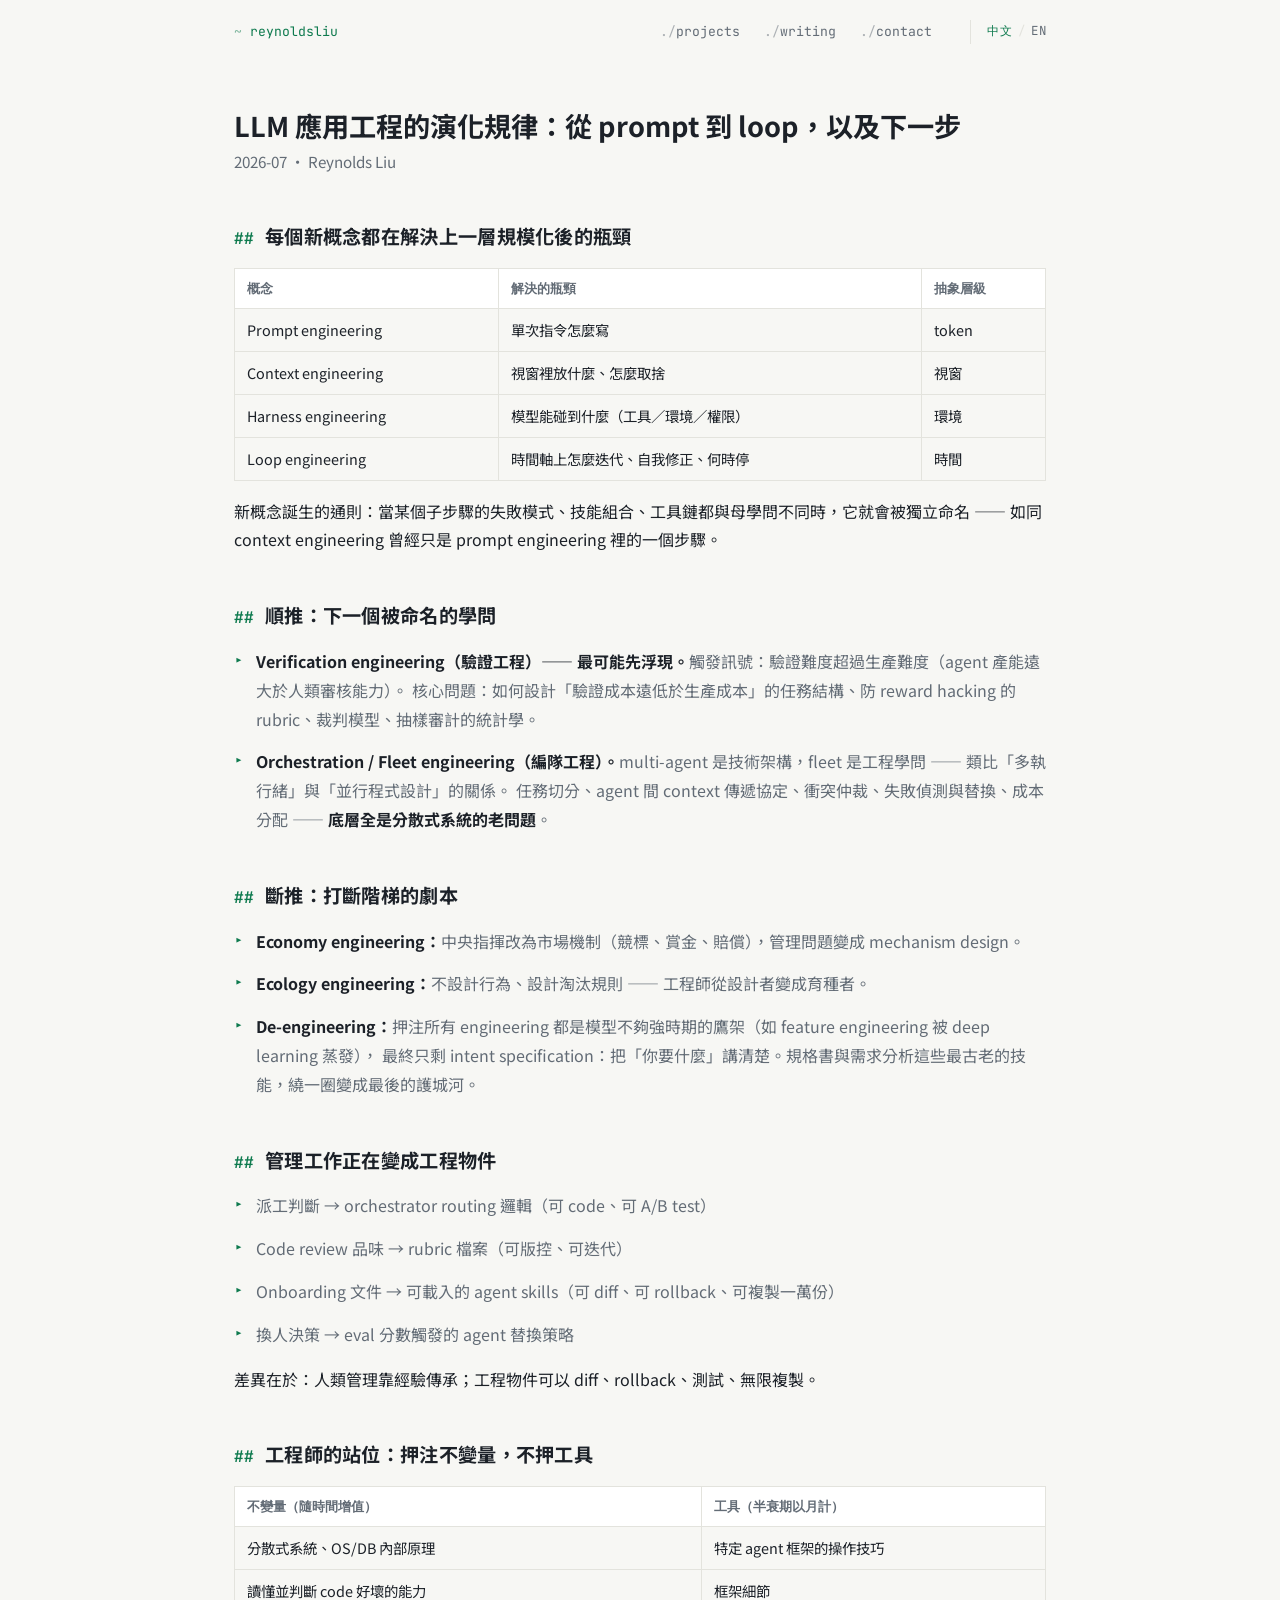
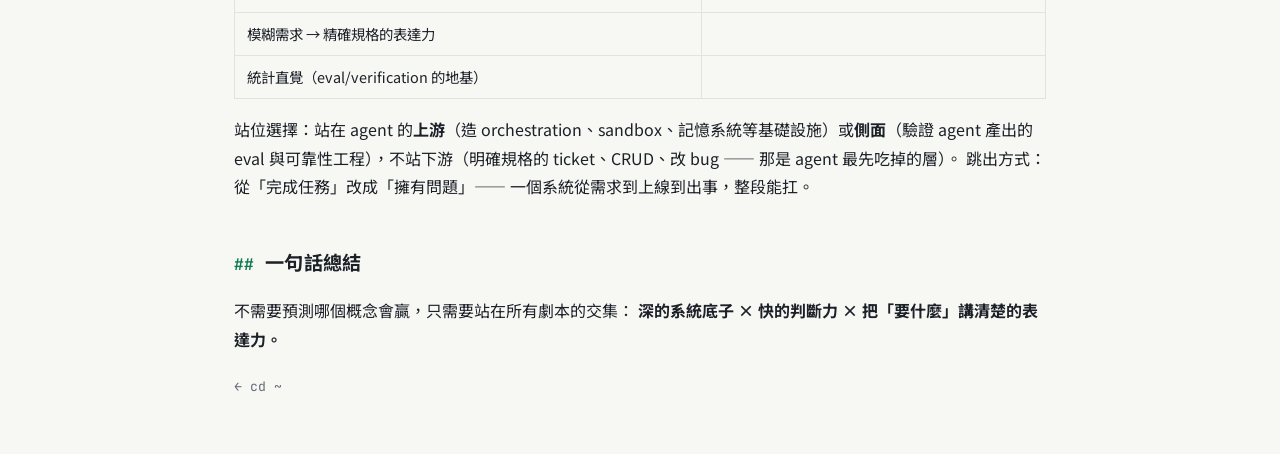
<file: writing/llm-engineering.html>
<!doctype html>
<html lang="zh-Hant">
<head>
<meta charset="utf-8">
<meta name="viewport" content="width=device-width,initial-scale=1">
<title>LLM 應用工程的演化規律 | Reynolds Liu</title>
<meta name="description" content="從 prompt → context → harness → loop：每個新概念都在解決上一層規模化後的瓶頸。用這條規律推演下一代概念，並導出工程師的站位策略。">
<meta property="og:title" content="LLM 應用工程的演化規律：從 prompt 到 loop，以及下一步">
<meta property="og:description" content="用演化規律推演 verification / orchestration engineering，並導出工程師的站位策略。">
<link rel="alternate" hreflang="zh-Hant" href="https://reynoldsliu.github.io/writing/llm-engineering.html">
<link rel="alternate" hreflang="en" href="https://reynoldsliu.github.io/en/writing/llm-engineering.html">
<link rel="icon" href="data:image/svg+xml,<svg xmlns='http://www.w3.org/2000/svg' viewBox='0 0 100 100'><rect width='100' height='100' rx='18' fill='%230d1117'/><text x='18' y='68' font-family='monospace' font-size='52' fill='%233fd68f'>&gt;_</text></svg>">
<link rel="preconnect" href="https://fonts.googleapis.com">
<link rel="preconnect" href="https://fonts.gstatic.com" crossorigin>
<link href="https://fonts.googleapis.com/css2?family=JetBrains+Mono:wght@400;500&family=Noto+Sans+TC:wght@400;500;700&display=swap" rel="stylesheet">
<link rel="stylesheet" href="../style.css">
</head>
<body>
<div class="wrap">

<nav class="top">
  <a class="home" href="../index.html">reynoldsliu</a>
  <a href="../index.html#projects">projects</a>
  <a href="../index.html#writing">writing</a>
  <a href="../index.html#contact">contact</a>
  <span class="lang"><a href="llm-engineering.html" aria-current="true">中文</a><em>/</em><a href="../en/writing/llm-engineering.html">EN</a></span>
</nav>

<article>
<h1>LLM 應用工程的演化規律：從 prompt 到 loop，以及下一步</h1>
<p class="sub">2026-07 · Reynolds Liu</p>

<h2>每個新概念都在解決上一層規模化後的瓶頸</h2>
<table>
  <tr><th>概念</th><th>解決的瓶頸</th><th>抽象層級</th></tr>
  <tr><td>Prompt engineering</td><td>單次指令怎麼寫</td><td>token</td></tr>
  <tr><td>Context engineering</td><td>視窗裡放什麼、怎麼取捨</td><td>視窗</td></tr>
  <tr><td>Harness engineering</td><td>模型能碰到什麼（工具／環境／權限）</td><td>環境</td></tr>
  <tr><td>Loop engineering</td><td>時間軸上怎麼迭代、自我修正、何時停</td><td>時間</td></tr>
</table>
<p>
新概念誕生的通則：當某個子步驟的失敗模式、技能組合、工具鏈都與母學問不同時，它就會被獨立命名 ——
如同 context engineering 曾經只是 prompt engineering 裡的一個步驟。
</p>

<h2>順推：下一個被命名的學問</h2>
<ul class="plain">
  <li><strong>Verification engineering（驗證工程）—— 最可能先浮現。</strong>觸發訊號：驗證難度超過生產難度（agent 產能遠大於人類審核能力）。
  核心問題：如何設計「驗證成本遠低於生產成本」的任務結構、防 reward hacking 的 rubric、裁判模型、抽樣審計的統計學。</li>
  <li><strong>Orchestration / Fleet engineering（編隊工程）。</strong>multi-agent 是技術架構，fleet 是工程學問 —— 類比「多執行緒」與「並行程式設計」的關係。
  任務切分、agent 間 context 傳遞協定、衝突仲裁、失敗偵測與替換、成本分配 —— <strong>底層全是分散式系統的老問題</strong>。</li>
</ul>

<h2>斷推：打斷階梯的劇本</h2>
<ul class="plain">
  <li><strong>Economy engineering：</strong>中央指揮改為市場機制（競標、賞金、賠償），管理問題變成 mechanism design。</li>
  <li><strong>Ecology engineering：</strong>不設計行為、設計淘汰規則 —— 工程師從設計者變成育種者。</li>
  <li><strong>De-engineering：</strong>押注所有 engineering 都是模型不夠強時期的鷹架（如 feature engineering 被 deep learning 蒸發），
  最終只剩 intent specification：把「你要什麼」講清楚。規格書與需求分析這些最古老的技能，繞一圈變成最後的護城河。</li>
</ul>

<h2>管理工作正在變成工程物件</h2>
<ul class="plain">
  <li>派工判斷 → orchestrator routing 邏輯（可 code、可 A/B test）</li>
  <li>Code review 品味 → rubric 檔案（可版控、可迭代）</li>
  <li>Onboarding 文件 → 可載入的 agent skills（可 diff、可 rollback、可複製一萬份）</li>
  <li>換人決策 → eval 分數觸發的 agent 替換策略</li>
</ul>
<p>差異在於：人類管理靠經驗傳承；工程物件可以 diff、rollback、測試、無限複製。</p>

<h2>工程師的站位：押注不變量，不押工具</h2>
<table>
  <tr><th>不變量（隨時間增值）</th><th>工具（半衰期以月計）</th></tr>
  <tr><td>分散式系統、OS/DB 內部原理</td><td>特定 agent 框架的操作技巧</td></tr>
  <tr><td>讀懂並判斷 code 好壞的能力</td><td>框架細節</td></tr>
  <tr><td>模糊需求 → 精確規格的表達力</td><td></td></tr>
  <tr><td>統計直覺（eval/verification 的地基）</td><td></td></tr>
</table>
<p>
站位選擇：站在 agent 的<strong>上游</strong>（造 orchestration、sandbox、記憶系統等基礎設施）或<strong>側面</strong>（驗證 agent 產出的
eval 與可靠性工程），不站下游（明確規格的 ticket、CRUD、改 bug —— 那是 agent 最先吃掉的層）。
跳出方式：從「完成任務」改成「擁有問題」—— 一個系統從需求到上線到出事，整段能扛。
</p>

<h2>一句話總結</h2>
<p>
不需要預測哪個概念會贏，只需要站在所有劇本的交集：
<strong>深的系統底子 × 快的判斷力 × 把「要什麼」講清楚的表達力。</strong>
</p>

<p><a class="back" href="../index.html">← cd ~</a></p>
</article>
</div>
</body>
</html>
</file>
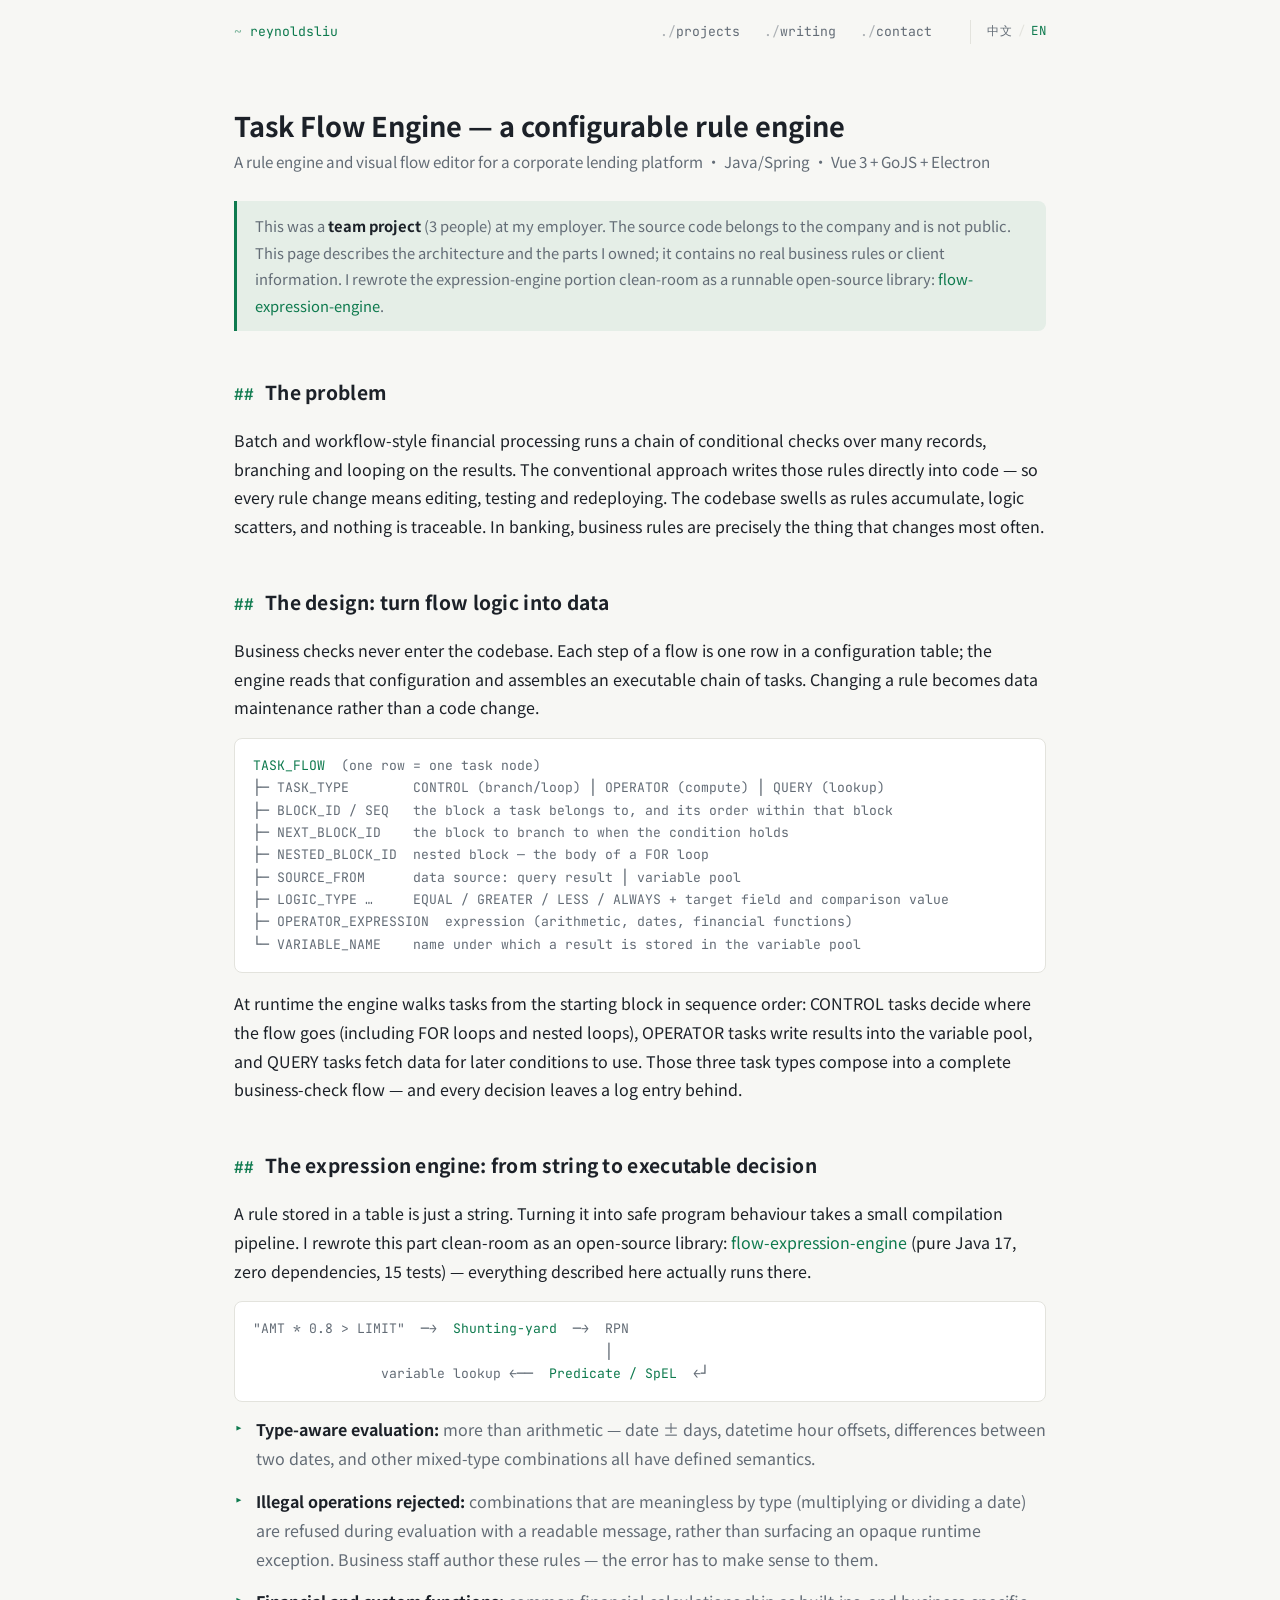
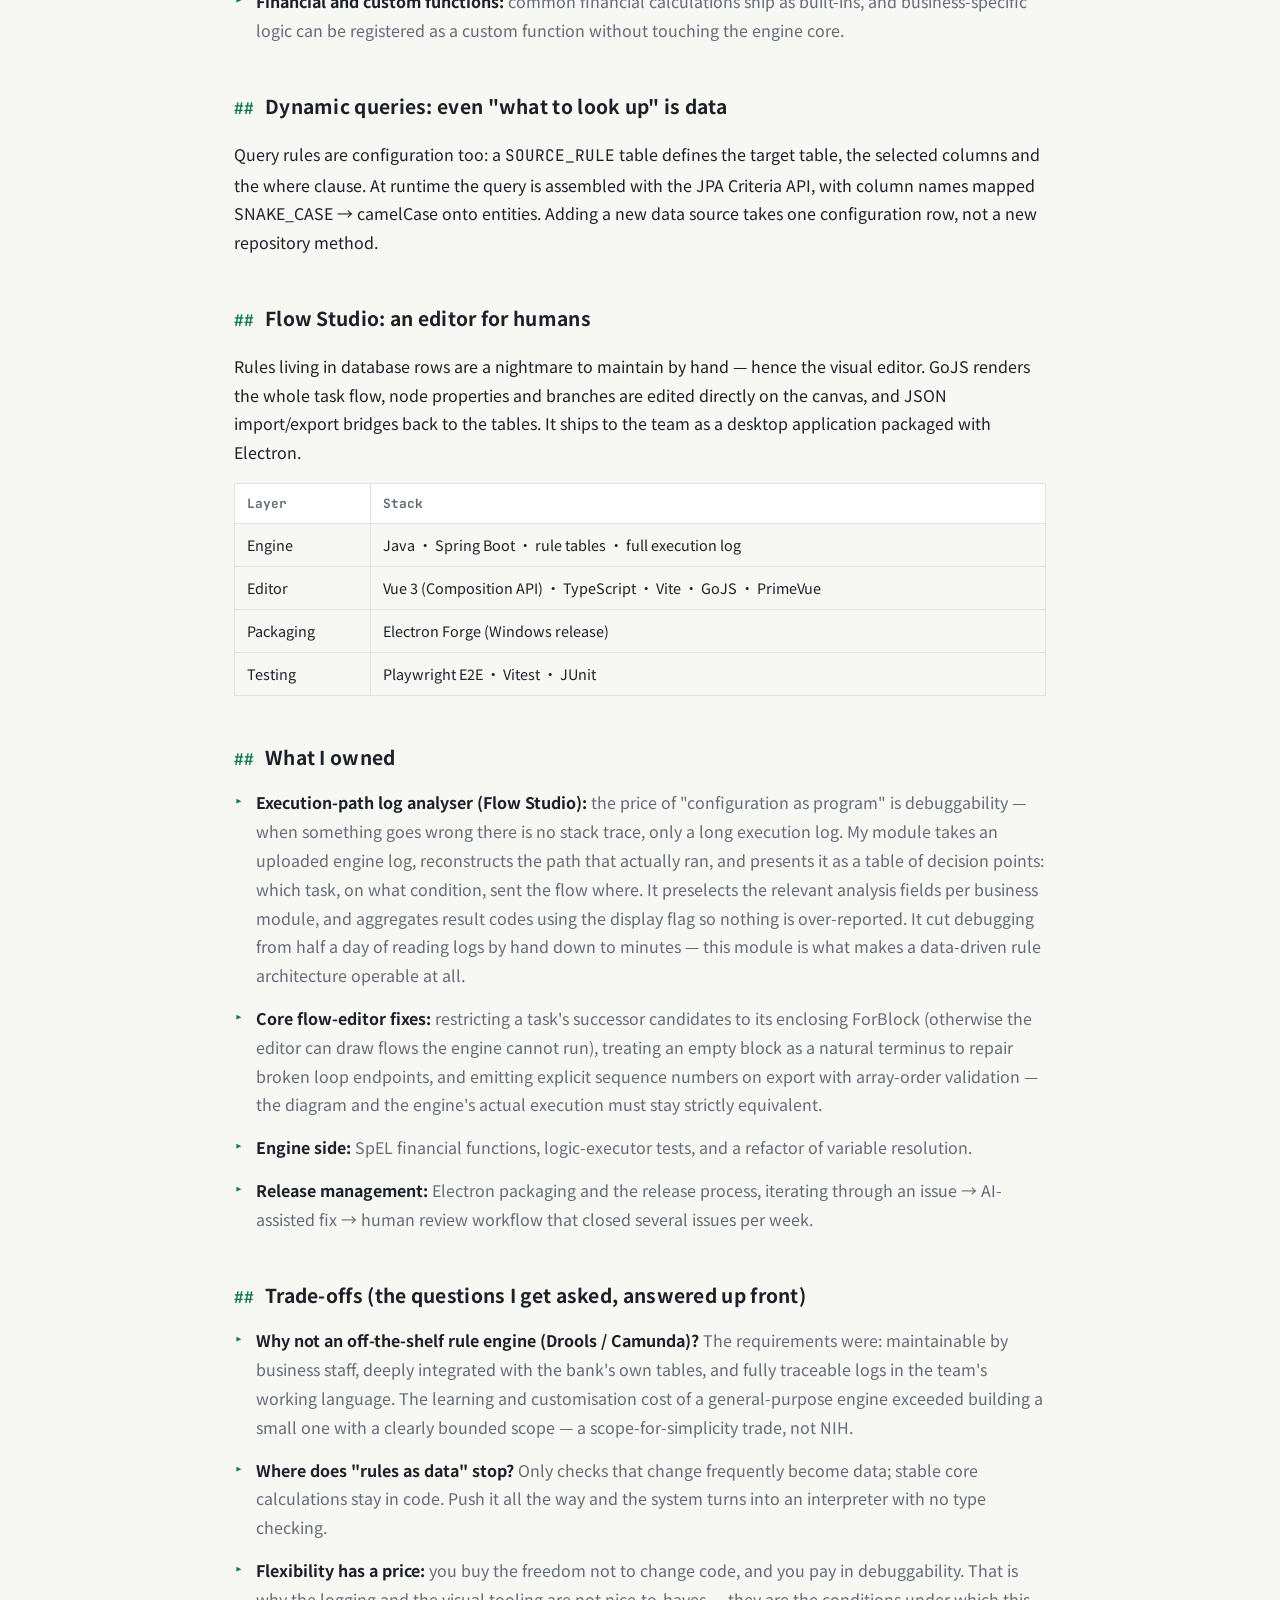
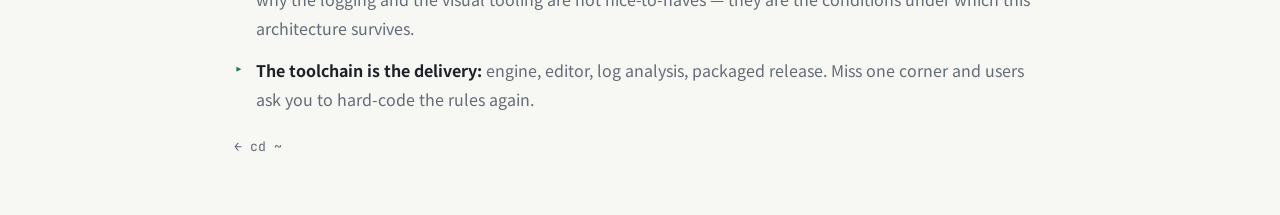
<file: en/projects/taskengine.html>
<!doctype html>
<html lang="en">
<head>
<meta charset="utf-8">
<meta name="viewport" content="width=device-width,initial-scale=1">
<title>Task Flow Engine — a configurable rule engine | Reynolds Liu</title>
<meta name="description" content="Moving business rules out of code and into the database: the Task/Block execution model, a shunting-yard and SpEL expression pipeline, dynamic queries, and execution-path log analysis.">
<meta property="og:title" content="Task Flow Engine — a configurable rule engine">
<meta property="og:description" content="How a data-driven rule engine works: execution model, expression pipeline, dynamic queries, log analysis.">
<link rel="alternate" hreflang="zh-Hant" href="https://reynoldsliu.github.io/projects/taskengine.html">
<link rel="alternate" hreflang="en" href="https://reynoldsliu.github.io/en/projects/taskengine.html">
<link rel="icon" href="data:image/svg+xml,<svg xmlns='http://www.w3.org/2000/svg' viewBox='0 0 100 100'><rect width='100' height='100' rx='18' fill='%230d1117'/><text x='18' y='68' font-family='monospace' font-size='52' fill='%233fd68f'>&gt;_</text></svg>">
<link rel="preconnect" href="https://fonts.googleapis.com">
<link rel="preconnect" href="https://fonts.gstatic.com" crossorigin>
<link href="https://fonts.googleapis.com/css2?family=JetBrains+Mono:wght@400;500&family=Noto+Sans+TC:wght@400;500;700&display=swap" rel="stylesheet">
<link rel="stylesheet" href="../../style.css">
</head>
<body>
<div class="wrap">

<nav class="top">
  <a class="home" href="../index.html">reynoldsliu</a>
  <a href="../index.html#projects">projects</a>
  <a href="../index.html#writing">writing</a>
  <a href="../index.html#contact">contact</a>
  <span class="lang"><a href="../../projects/taskengine.html">中文</a><em>/</em><a href="taskengine.html" aria-current="true">EN</a></span>
</nav>

<article>
<h1>Task Flow Engine — a configurable rule engine</h1>
<p class="sub">A rule engine and visual flow editor for a corporate lending platform · Java/Spring · Vue 3 + GoJS + Electron</p>

<div class="note">
This was a <strong>team project</strong> (3 people) at my employer. The source code belongs to the
company and is not public. This page describes the architecture and the parts I owned; it contains
no real business rules or client information. I rewrote the expression-engine portion clean-room as
a runnable open-source library:
<a href="https://github.com/reynoldsliu/flow-expression-engine">flow-expression-engine</a>.
</div>

<h2>The problem</h2>
<p>
Batch and workflow-style financial processing runs a chain of conditional checks over many records,
branching and looping on the results. The conventional approach writes those rules directly into
code — so every rule change means editing, testing and redeploying. The codebase swells as rules
accumulate, logic scatters, and nothing is traceable. In banking, business rules are precisely the
thing that changes most often.
</p>

<h2>The design: turn flow logic into data</h2>
<p>
Business checks never enter the codebase. Each step of a flow is one row in a configuration table;
the engine reads that configuration and assembles an executable chain of tasks. Changing a rule
becomes data maintenance rather than a code change.
</p>
<pre class="block">
<span class="k">TASK_FLOW</span>  (one row = one task node)
├─ TASK_TYPE        CONTROL (branch/loop) │ OPERATOR (compute) │ QUERY (lookup)
├─ BLOCK_ID / SEQ   the block a task belongs to, and its order within that block
├─ NEXT_BLOCK_ID    the block to branch to when the condition holds
├─ NESTED_BLOCK_ID  nested block — the body of a FOR loop
├─ SOURCE_FROM      data source: query result │ variable pool
├─ LOGIC_TYPE …     EQUAL / GREATER / LESS / ALWAYS + target field and comparison value
├─ OPERATOR_EXPRESSION  expression (arithmetic, dates, financial functions)
└─ VARIABLE_NAME    name under which a result is stored in the variable pool
</pre>
<p>
At runtime the engine walks tasks from the starting block in sequence order: CONTROL tasks decide
where the flow goes (including FOR loops and nested loops), OPERATOR tasks write results into the
variable pool, and QUERY tasks fetch data for later conditions to use. Those three task types
compose into a complete business-check flow — and every decision leaves a log entry behind.
</p>

<h2>The expression engine: from string to executable decision</h2>
<p>
A rule stored in a table is just a string. Turning it into safe program behaviour takes a small
compilation pipeline. I rewrote this part clean-room as an open-source library:
<a href="https://github.com/reynoldsliu/flow-expression-engine">flow-expression-engine</a>
(pure Java 17, zero dependencies, 15 tests) — everything described here actually runs there.
</p>
<pre class="block">
"AMT * 0.8 &gt; LIMIT"  ─→  <span class="k">Shunting-yard</span>  ─→  RPN
                                            │
                variable lookup ←──  <span class="k">Predicate / SpEL</span>  ←┘
</pre>
<ul class="plain">
  <li><strong>Type-aware evaluation:</strong> more than arithmetic — date ± days, datetime hour offsets, differences between two dates, and other mixed-type combinations all have defined semantics.</li>
  <li><strong>Illegal operations rejected:</strong> combinations that are meaningless by type (multiplying or dividing a date) are refused during evaluation with a readable message, rather than surfacing an opaque runtime exception. Business staff author these rules — the error has to make sense to them.</li>
  <li><strong>Financial and custom functions:</strong> common financial calculations ship as built-ins, and business-specific logic can be registered as a custom function without touching the engine core.</li>
</ul>

<h2>Dynamic queries: even "what to look up" is data</h2>
<p>
Query rules are configuration too: a <code>SOURCE_RULE</code> table defines the target table, the
selected columns and the where clause. At runtime the query is assembled with the JPA Criteria API,
with column names mapped SNAKE_CASE → camelCase onto entities. Adding a new data source takes one
configuration row, not a new repository method.
</p>

<h2>Flow Studio: an editor for humans</h2>
<p>
Rules living in database rows are a nightmare to maintain by hand — hence the visual editor. GoJS
renders the whole task flow, node properties and branches are edited directly on the canvas, and
JSON import/export bridges back to the tables. It ships to the team as a desktop application
packaged with Electron.
</p>
<table>
  <tr><th>Layer</th><th>Stack</th></tr>
  <tr><td>Engine</td><td>Java · Spring Boot · rule tables · full execution log</td></tr>
  <tr><td>Editor</td><td>Vue 3 (Composition API) · TypeScript · Vite · GoJS · PrimeVue</td></tr>
  <tr><td>Packaging</td><td>Electron Forge (Windows release)</td></tr>
  <tr><td>Testing</td><td>Playwright E2E · Vitest · JUnit</td></tr>
</table>

<h2>What I owned</h2>
<ul class="plain">
  <li><strong>Execution-path log analyser (Flow Studio):</strong> the price of "configuration as program" is debuggability — when something goes wrong there is no stack trace, only a long execution log.
  My module takes an uploaded engine log, reconstructs the path that actually ran, and presents it as a table of decision points: which task, on what condition, sent the flow where.
  It preselects the relevant analysis fields per business module, and aggregates result codes using the display flag so nothing is over-reported.
  It cut debugging from half a day of reading logs by hand down to minutes — this module is what makes a data-driven rule architecture operable at all.</li>
  <li><strong>Core flow-editor fixes:</strong> restricting a task's successor candidates to its enclosing ForBlock (otherwise the editor can draw flows the engine cannot run), treating an empty block as a natural terminus to repair broken loop endpoints, and emitting explicit sequence numbers on export with array-order validation — the diagram and the engine's actual execution must stay strictly equivalent.</li>
  <li><strong>Engine side:</strong> SpEL financial functions, logic-executor tests, and a refactor of variable resolution.</li>
  <li><strong>Release management:</strong> Electron packaging and the release process, iterating through an issue → AI-assisted fix → human review workflow that closed several issues per week.</li>
</ul>

<h2>Trade-offs (the questions I get asked, answered up front)</h2>
<ul class="plain">
  <li><strong>Why not an off-the-shelf rule engine (Drools / Camunda)?</strong> The requirements were: maintainable by business staff, deeply integrated with the bank's own tables, and fully traceable logs in the team's working language. The learning and customisation cost of a general-purpose engine exceeded building a small one with a clearly bounded scope — a scope-for-simplicity trade, not NIH.</li>
  <li><strong>Where does "rules as data" stop?</strong> Only checks that change frequently become data; stable core calculations stay in code. Push it all the way and the system turns into an interpreter with no type checking.</li>
  <li><strong>Flexibility has a price:</strong> you buy the freedom not to change code, and you pay in debuggability. That is why the logging and the visual tooling are not nice-to-haves — they are the conditions under which this architecture survives.</li>
  <li><strong>The toolchain is the delivery:</strong> engine, editor, log analysis, packaged release. Miss one corner and users ask you to hard-code the rules again.</li>
</ul>

<p><a class="back" href="../index.html">← cd ~</a></p>
</article>
</div>
</body>
</html>
</file>
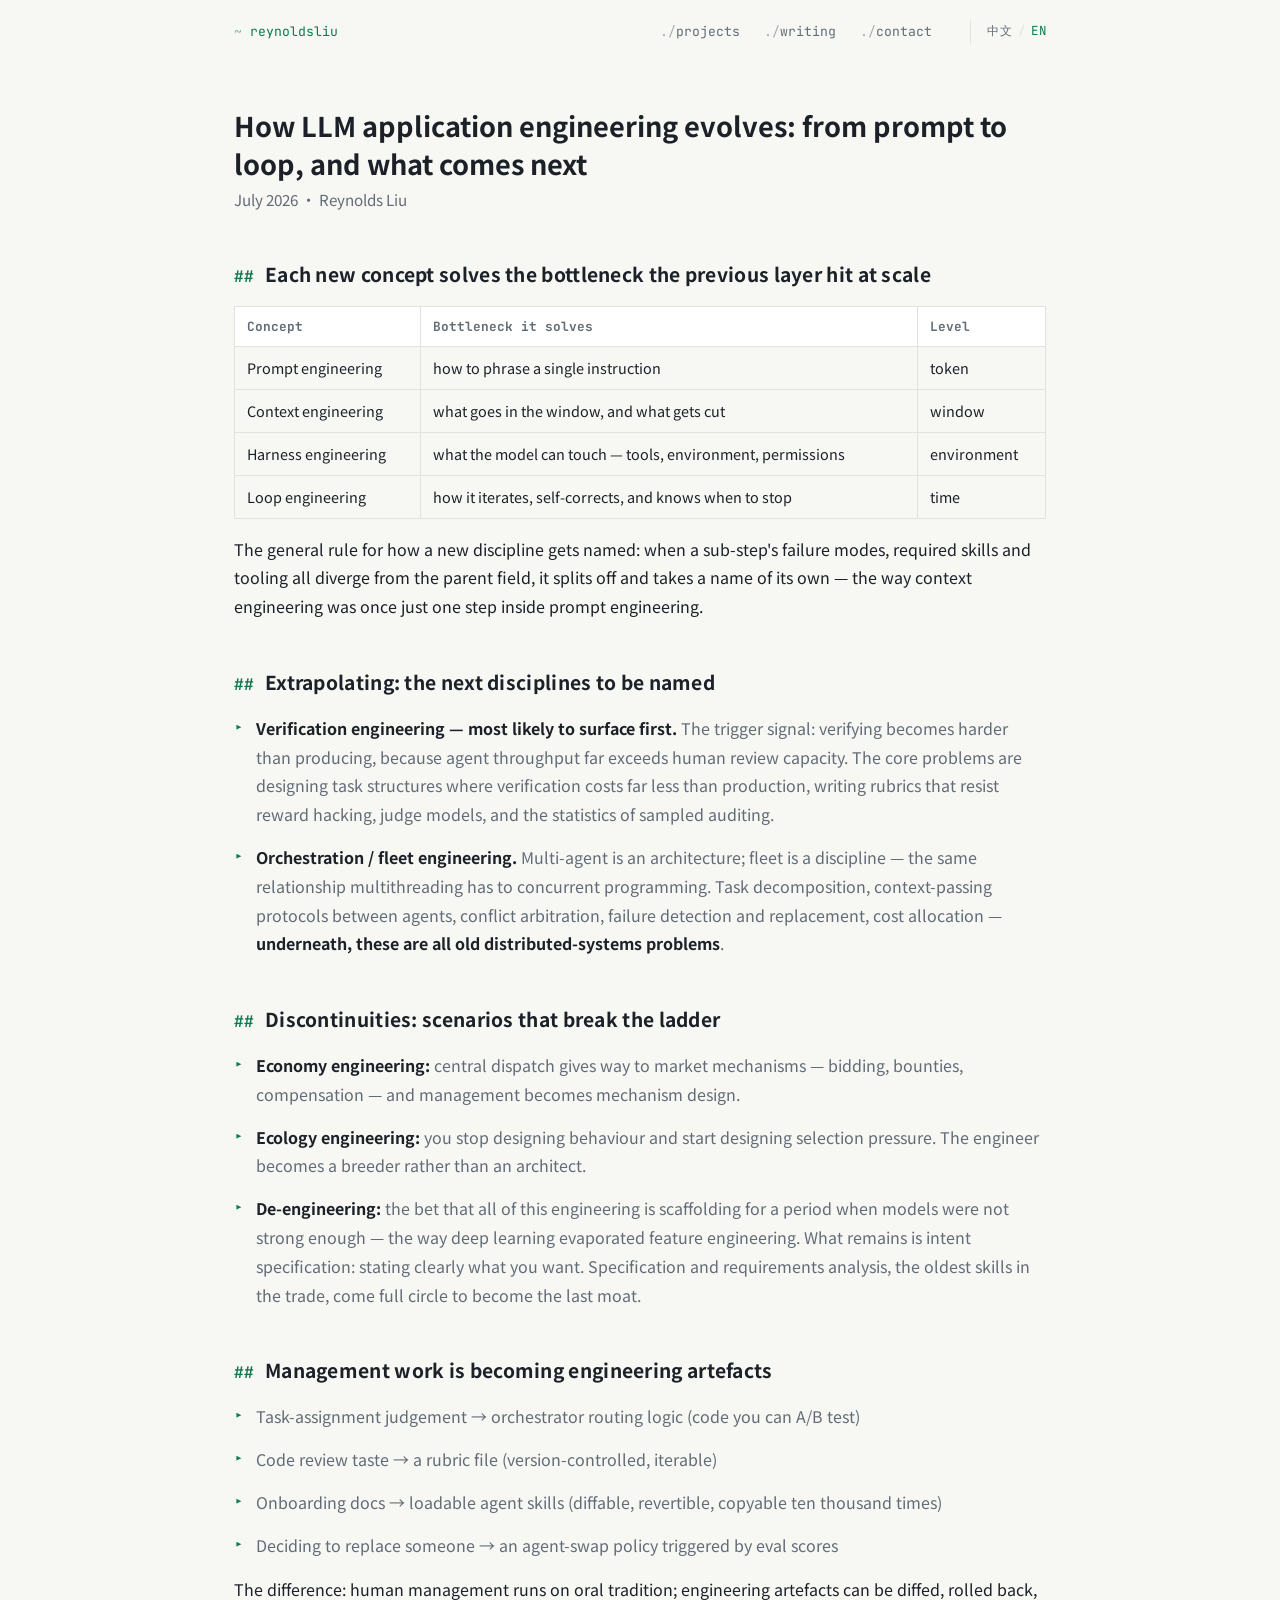
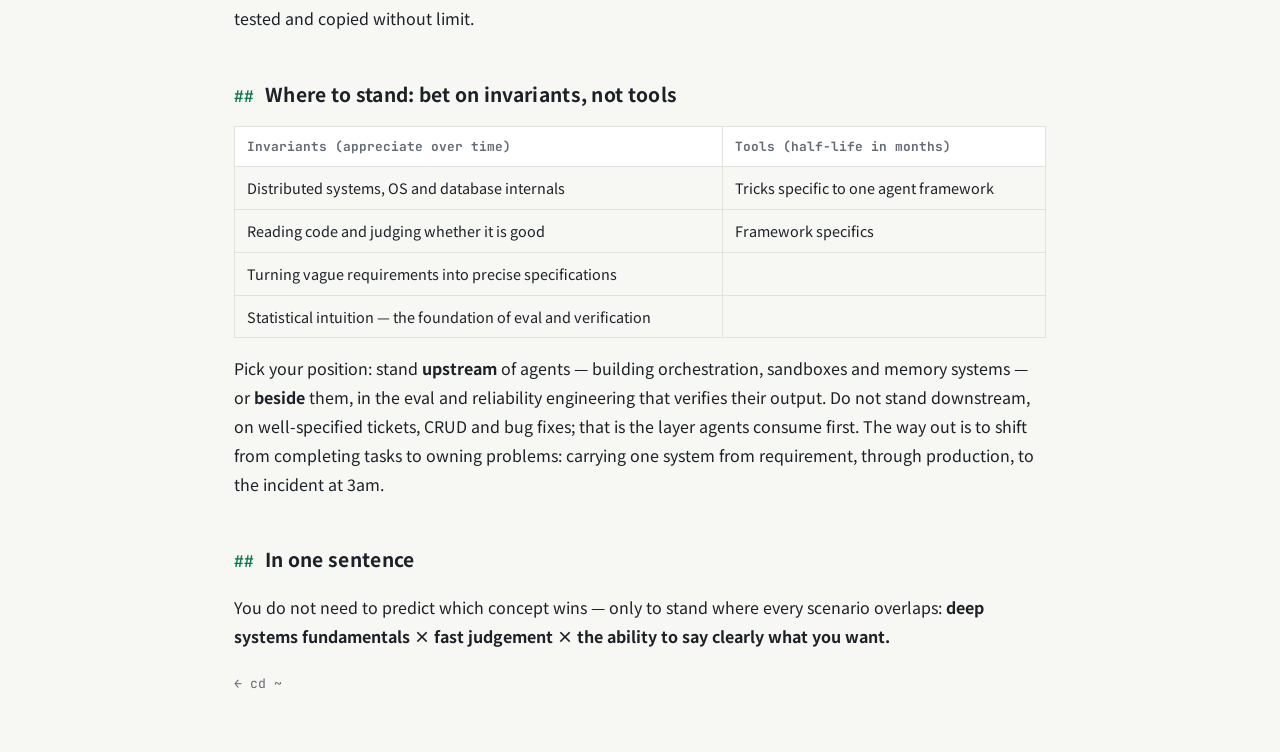
<file: en/writing/llm-engineering.html>
<!doctype html>
<html lang="en">
<head>
<meta charset="utf-8">
<meta name="viewport" content="width=device-width,initial-scale=1">
<title>How LLM application engineering evolves | Reynolds Liu</title>
<meta name="description" content="From prompt to context to harness to loop: each new concept solves the bottleneck the previous layer hit at scale. Using that pattern to predict what comes next.">
<meta property="og:title" content="How LLM application engineering evolves: from prompt to loop, and what comes next">
<meta property="og:description" content="Predicting verification and orchestration engineering — and what it means for where an engineer should stand.">
<link rel="alternate" hreflang="zh-Hant" href="https://reynoldsliu.github.io/writing/llm-engineering.html">
<link rel="alternate" hreflang="en" href="https://reynoldsliu.github.io/en/writing/llm-engineering.html">
<link rel="icon" href="data:image/svg+xml,<svg xmlns='http://www.w3.org/2000/svg' viewBox='0 0 100 100'><rect width='100' height='100' rx='18' fill='%230d1117'/><text x='18' y='68' font-family='monospace' font-size='52' fill='%233fd68f'>&gt;_</text></svg>">
<link rel="preconnect" href="https://fonts.googleapis.com">
<link rel="preconnect" href="https://fonts.gstatic.com" crossorigin>
<link href="https://fonts.googleapis.com/css2?family=JetBrains+Mono:wght@400;500&family=Noto+Sans+TC:wght@400;500;700&display=swap" rel="stylesheet">
<link rel="stylesheet" href="../../style.css">
</head>
<body>
<div class="wrap">

<nav class="top">
  <a class="home" href="../index.html">reynoldsliu</a>
  <a href="../index.html#projects">projects</a>
  <a href="../index.html#writing">writing</a>
  <a href="../index.html#contact">contact</a>
  <span class="lang"><a href="../../writing/llm-engineering.html">中文</a><em>/</em><a href="llm-engineering.html" aria-current="true">EN</a></span>
</nav>

<article>
<h1>How LLM application engineering evolves: from prompt to loop, and what comes next</h1>
<p class="sub">July 2026 · Reynolds Liu</p>

<h2>Each new concept solves the bottleneck the previous layer hit at scale</h2>
<table>
  <tr><th>Concept</th><th>Bottleneck it solves</th><th>Level</th></tr>
  <tr><td>Prompt engineering</td><td>how to phrase a single instruction</td><td>token</td></tr>
  <tr><td>Context engineering</td><td>what goes in the window, and what gets cut</td><td>window</td></tr>
  <tr><td>Harness engineering</td><td>what the model can touch — tools, environment, permissions</td><td>environment</td></tr>
  <tr><td>Loop engineering</td><td>how it iterates, self-corrects, and knows when to stop</td><td>time</td></tr>
</table>
<p>
The general rule for how a new discipline gets named: when a sub-step's failure modes, required
skills and tooling all diverge from the parent field, it splits off and takes a name of its own —
the way context engineering was once just one step inside prompt engineering.
</p>

<h2>Extrapolating: the next disciplines to be named</h2>
<ul class="plain">
  <li><strong>Verification engineering — most likely to surface first.</strong> The trigger signal: verifying becomes harder than producing, because agent throughput far exceeds human review capacity.
  The core problems are designing task structures where verification costs far less than production, writing rubrics that resist reward hacking, judge models, and the statistics of sampled auditing.</li>
  <li><strong>Orchestration / fleet engineering.</strong> Multi-agent is an architecture; fleet is a discipline — the same relationship multithreading has to concurrent programming.
  Task decomposition, context-passing protocols between agents, conflict arbitration, failure detection and replacement, cost allocation — <strong>underneath, these are all old distributed-systems problems</strong>.</li>
</ul>

<h2>Discontinuities: scenarios that break the ladder</h2>
<ul class="plain">
  <li><strong>Economy engineering:</strong> central dispatch gives way to market mechanisms — bidding, bounties, compensation — and management becomes mechanism design.</li>
  <li><strong>Ecology engineering:</strong> you stop designing behaviour and start designing selection pressure. The engineer becomes a breeder rather than an architect.</li>
  <li><strong>De-engineering:</strong> the bet that all of this engineering is scaffolding for a period when models were not strong enough — the way deep learning evaporated feature engineering.
  What remains is intent specification: stating clearly what you want. Specification and requirements analysis, the oldest skills in the trade, come full circle to become the last moat.</li>
</ul>

<h2>Management work is becoming engineering artefacts</h2>
<ul class="plain">
  <li>Task-assignment judgement → orchestrator routing logic (code you can A/B test)</li>
  <li>Code review taste → a rubric file (version-controlled, iterable)</li>
  <li>Onboarding docs → loadable agent skills (diffable, revertible, copyable ten thousand times)</li>
  <li>Deciding to replace someone → an agent-swap policy triggered by eval scores</li>
</ul>
<p>The difference: human management runs on oral tradition; engineering artefacts can be diffed, rolled back, tested and copied without limit.</p>

<h2>Where to stand: bet on invariants, not tools</h2>
<table>
  <tr><th>Invariants (appreciate over time)</th><th>Tools (half-life in months)</th></tr>
  <tr><td>Distributed systems, OS and database internals</td><td>Tricks specific to one agent framework</td></tr>
  <tr><td>Reading code and judging whether it is good</td><td>Framework specifics</td></tr>
  <tr><td>Turning vague requirements into precise specifications</td><td></td></tr>
  <tr><td>Statistical intuition — the foundation of eval and verification</td><td></td></tr>
</table>
<p>
Pick your position: stand <strong>upstream</strong> of agents — building orchestration, sandboxes and
memory systems — or <strong>beside</strong> them, in the eval and reliability engineering that
verifies their output. Do not stand downstream, on well-specified tickets, CRUD and bug fixes; that
is the layer agents consume first. The way out is to shift from completing tasks to owning
problems: carrying one system from requirement, through production, to the incident at 3am.
</p>

<h2>In one sentence</h2>
<p>
You do not need to predict which concept wins — only to stand where every scenario overlaps:
<strong>deep systems fundamentals × fast judgement × the ability to say clearly what you want.</strong>
</p>

<p><a class="back" href="../index.html">← cd ~</a></p>
</article>
</div>
</body>
</html>
</file>
<file: style.css>
/* Terminal-inspired, dark-first, one accent. */
:root{
  --bg:#0d1117;--panel:#151b23;--line:#232b35;--fg:#d8dee4;--muted:#8b949e;
  --accent:#3fd68f;--accent-dim:rgba(63,214,143,.12);--chip:#1c2530;
  --mono:"JetBrains Mono",ui-monospace,SFMono-Regular,Menlo,monospace;
  --sans:"Noto Sans TC",-apple-system,BlinkMacSystemFont,"PingFang TC",sans-serif;
}
@media (prefers-color-scheme:light){
  :root{--bg:#f7f7f4;--panel:#ffffff;--line:#e3e3dd;--fg:#1c2128;--muted:#636c76;
  --accent:#0e7a4e;--accent-dim:rgba(14,122,78,.08);--chip:#eef1ee;}
}
*{box-sizing:border-box}
html{scroll-behavior:smooth}
body{margin:0;background:var(--bg);color:var(--fg);font-family:var(--sans);
  line-height:1.8;font-size:16px;-webkit-font-smoothing:antialiased}
.wrap{max-width:860px;margin:0 auto;padding:0 24px}
a{color:var(--accent);text-decoration:none}
a:hover{text-decoration:underline}
code,.mono{font-family:var(--mono)}

/* top nav */
nav.top{display:flex;gap:24px;padding:20px 0;font-family:var(--mono);font-size:.82rem}
nav.top a{color:var(--muted)}
nav.top a::before{content:"./";opacity:.5}
nav.top .lang a::before,nav.top .home::before{content:none}
nav.top a:hover{color:var(--accent);text-decoration:none}
nav.top .home{margin-right:auto;color:var(--accent)}
nav.top .home::before{content:"~ "!important}

/* terminal hero */
.term{background:var(--panel);border:1px solid var(--line);border-radius:10px;
  margin:40px 0 12px;overflow:hidden;box-shadow:0 8px 32px rgba(0,0,0,.25)}
.term-bar{display:flex;gap:7px;padding:11px 14px;border-bottom:1px solid var(--line)}
.term-bar i{width:11px;height:11px;border-radius:50%;background:var(--line)}
.term-bar i:first-child{background:#e5604f}.term-bar i:nth-child(2){background:#e0a437}.term-bar i:nth-child(3){background:#5cb85c}
.term-body{padding:22px 24px;font-family:var(--mono);font-size:.88rem;line-height:2}
.term-body .ps{color:var(--accent)}
.term-body .cmd{color:var(--fg)}
.term-body .out{color:var(--muted)}
.term-body h1{display:inline;font-size:1.55rem;letter-spacing:.5px;margin:0;color:var(--fg);font-family:var(--mono)}
.caret{display:inline-block;width:.55em;height:1.15em;background:var(--accent);
  vertical-align:text-bottom;margin-left:2px;animation:blink 1.1s steps(1) infinite}
@keyframes blink{50%{opacity:0}}
@media (prefers-reduced-motion:reduce){.caret{animation:none}}
p.intro{max-width:640px;color:var(--muted);margin:18px 0 0}
p.intro strong{color:var(--fg)}

/* sections */
section{padding:56px 0 8px}
.sec{font-family:var(--mono);font-size:.8rem;color:var(--accent);letter-spacing:1px;margin:0 0 6px}
.sec::before{content:"// "}
h2{font-size:1.35rem;margin:0 0 22px;letter-spacing:.3px}

/* project cards */
.grid{display:grid;grid-template-columns:1fr 1fr;gap:18px}
@media(max-width:640px){.grid{grid-template-columns:1fr}}
.card{background:var(--panel);border:1px solid var(--line);border-radius:10px;padding:20px 22px;
  display:flex;flex-direction:column;gap:10px;transition:border-color .15s,transform .15s}
.card:hover{border-color:var(--accent);transform:translateY(-2px)}
.card .path{font-family:var(--mono);font-size:.78rem;color:var(--muted)}
.card .path::before{content:"$ ";color:var(--accent)}
.card h3{margin:0;font-size:1.06rem}
.card h3 a{color:var(--fg)}
.card h3 a:hover{color:var(--accent);text-decoration:none}
.card p{margin:0;font-size:.92rem;color:var(--muted);flex:1}
.tags{display:flex;flex-wrap:wrap;gap:6px}
.tag{background:var(--chip);color:var(--muted);border:1px solid var(--line);
  border-radius:4px;padding:0 8px;font-size:.74rem;font-family:var(--mono)}
.chip-live{color:var(--accent);border-color:var(--accent)}
.card .credit{flex:0 0 auto;font-size:.79rem;opacity:.75}
.card .links{font-family:var(--mono);font-size:.82rem}
.card .links a{margin-right:16px}

/* list sections */
ul.plain{padding-left:0;margin:0;list-style:none}
ul.plain li{margin:0 0 14px;padding-left:22px;position:relative}
ul.plain li::before{content:"▸";position:absolute;left:0;color:var(--accent);font-family:var(--mono)}
ul.plain li strong{color:var(--fg)}
ul.plain li{color:var(--muted)}

/* writing list */
.post{display:block;background:var(--panel);border:1px solid var(--line);border-radius:10px;
  padding:18px 22px;margin-bottom:14px;transition:border-color .15s}
.post:hover{border-color:var(--accent);text-decoration:none}
.post b{color:var(--fg);font-size:1.02rem}
.post span{display:block;color:var(--muted);font-size:.9rem;margin-top:4px}

/* contact + footer */
.contact{font-family:var(--mono);font-size:.92rem}
.contact a{margin-right:26px}
footer{padding:56px 0 48px;color:var(--muted);font-size:.82rem;font-family:var(--mono)}
footer::before{content:"EOF ";color:var(--accent)}

/* article pages */
article{padding:28px 0 40px}
article h1{font-size:1.7rem;line-height:1.4;margin:14px 0 4px}
article .sub{color:var(--muted);margin:0 0 26px;font-size:.95rem}
article h2{margin:44px 0 14px;font-size:1.2rem}
article h2::before{content:"## ";color:var(--accent);font-family:var(--mono);font-size:1rem}
article p{color:var(--fg)}
.note{background:var(--accent-dim);border-left:3px solid var(--accent);
  padding:12px 18px;border-radius:0 8px 8px 0;font-size:.92rem;color:var(--muted)}
.note strong{color:var(--fg)}
table{border-collapse:collapse;width:100%;font-size:.9rem;margin:14px 0}
th,td{border:1px solid var(--line);padding:8px 12px;text-align:left}
th{background:var(--panel);font-family:var(--mono);font-size:.8rem;color:var(--muted)}
pre.block{background:var(--panel);border:1px solid var(--line);border-radius:8px;
  padding:16px 18px;overflow-x:auto;font-family:var(--mono);font-size:.82rem;line-height:1.7;color:var(--muted)}
pre.block .k{color:var(--accent)}
.back{font-family:var(--mono);font-size:.82rem;color:var(--muted)}
.back:hover{color:var(--accent);text-decoration:none}

/* ---------- 語言切換（獨立中英版本，純連結） ---------- */
nav.top .lang{margin-left:14px;padding-left:16px;border-left:1px solid var(--line);
  font-family:var(--mono);font-size:.78rem;letter-spacing:.3px;white-space:nowrap}
nav.top .lang a{color:var(--muted);text-decoration:none;transition:color .12s}
nav.top .lang a:hover{color:var(--accent)}
nav.top .lang a[aria-current="true"]{color:var(--accent)}
nav.top .lang em{color:var(--line);font-style:normal;margin:0 6px}
@media(max-width:560px){
  nav.top{flex-wrap:wrap;gap:14px}
  nav.top .lang{margin-left:auto;padding-left:0;border-left:none}
}
</file>
